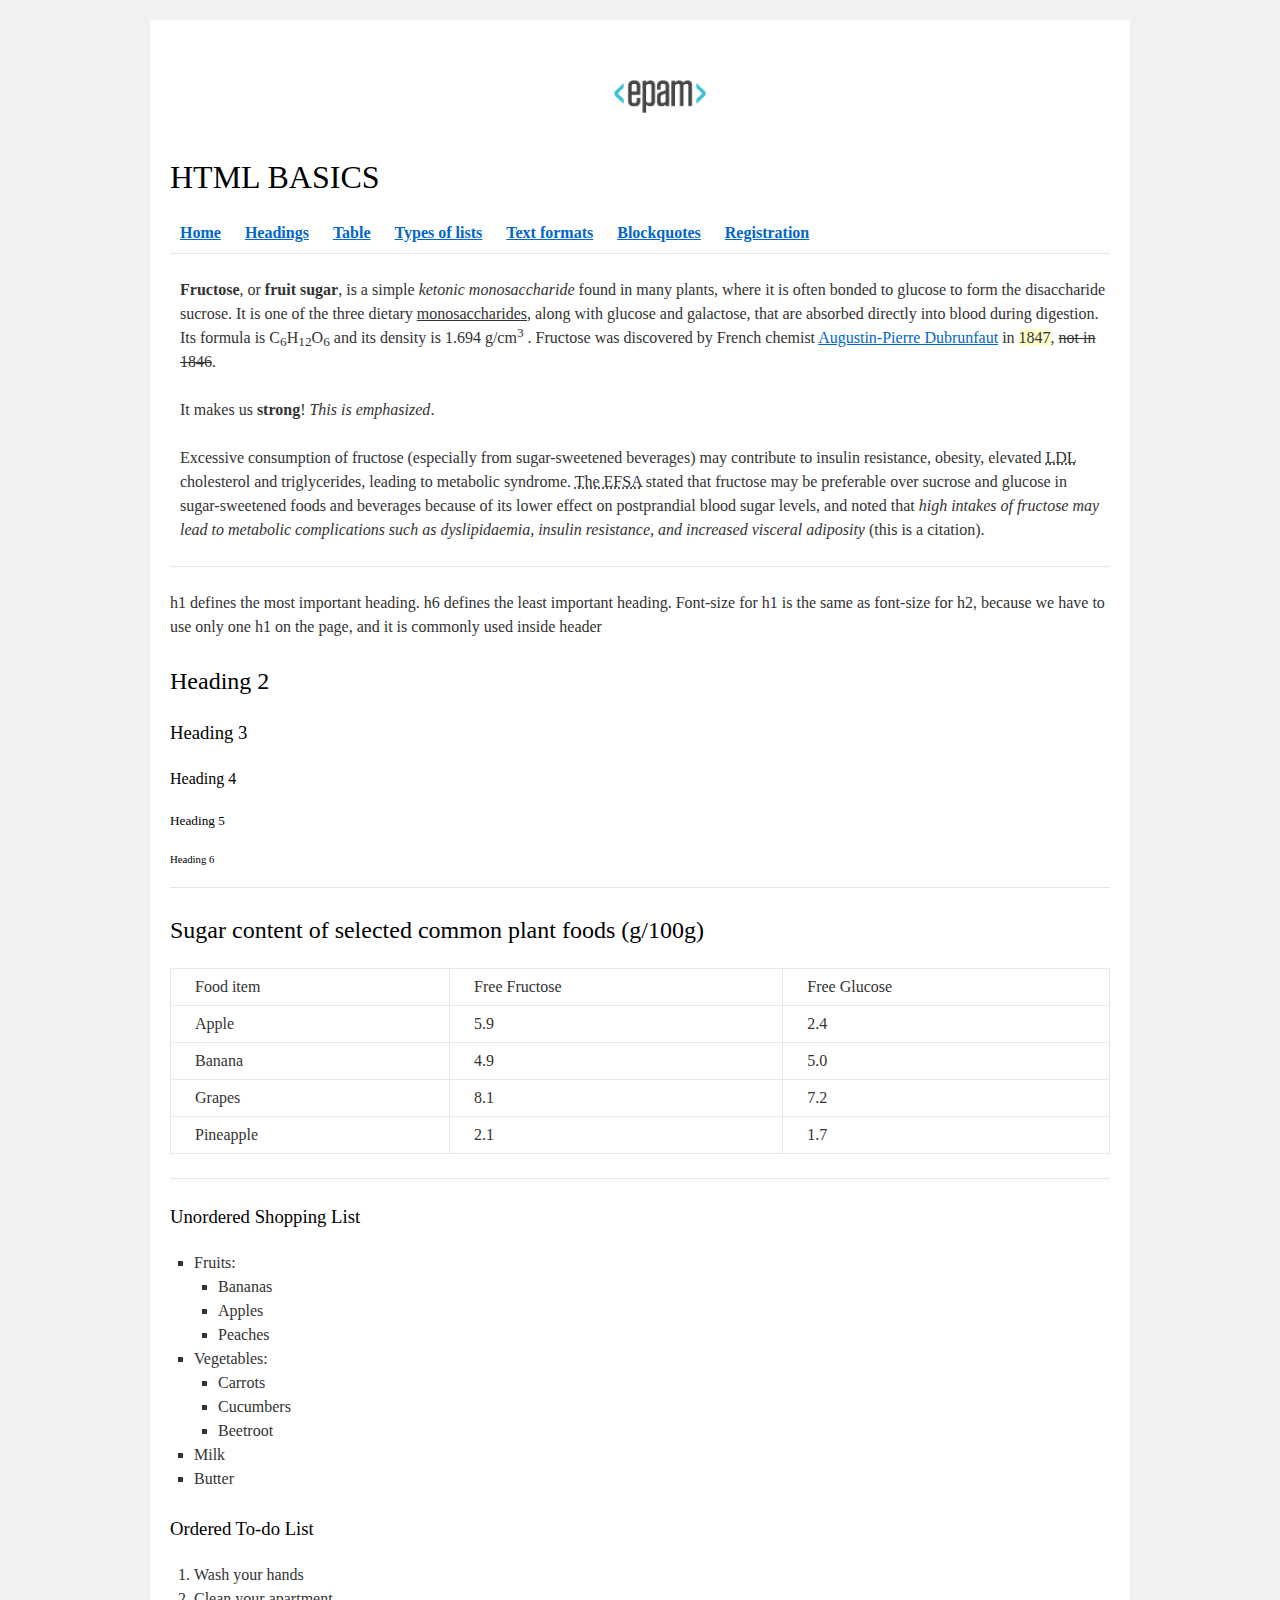
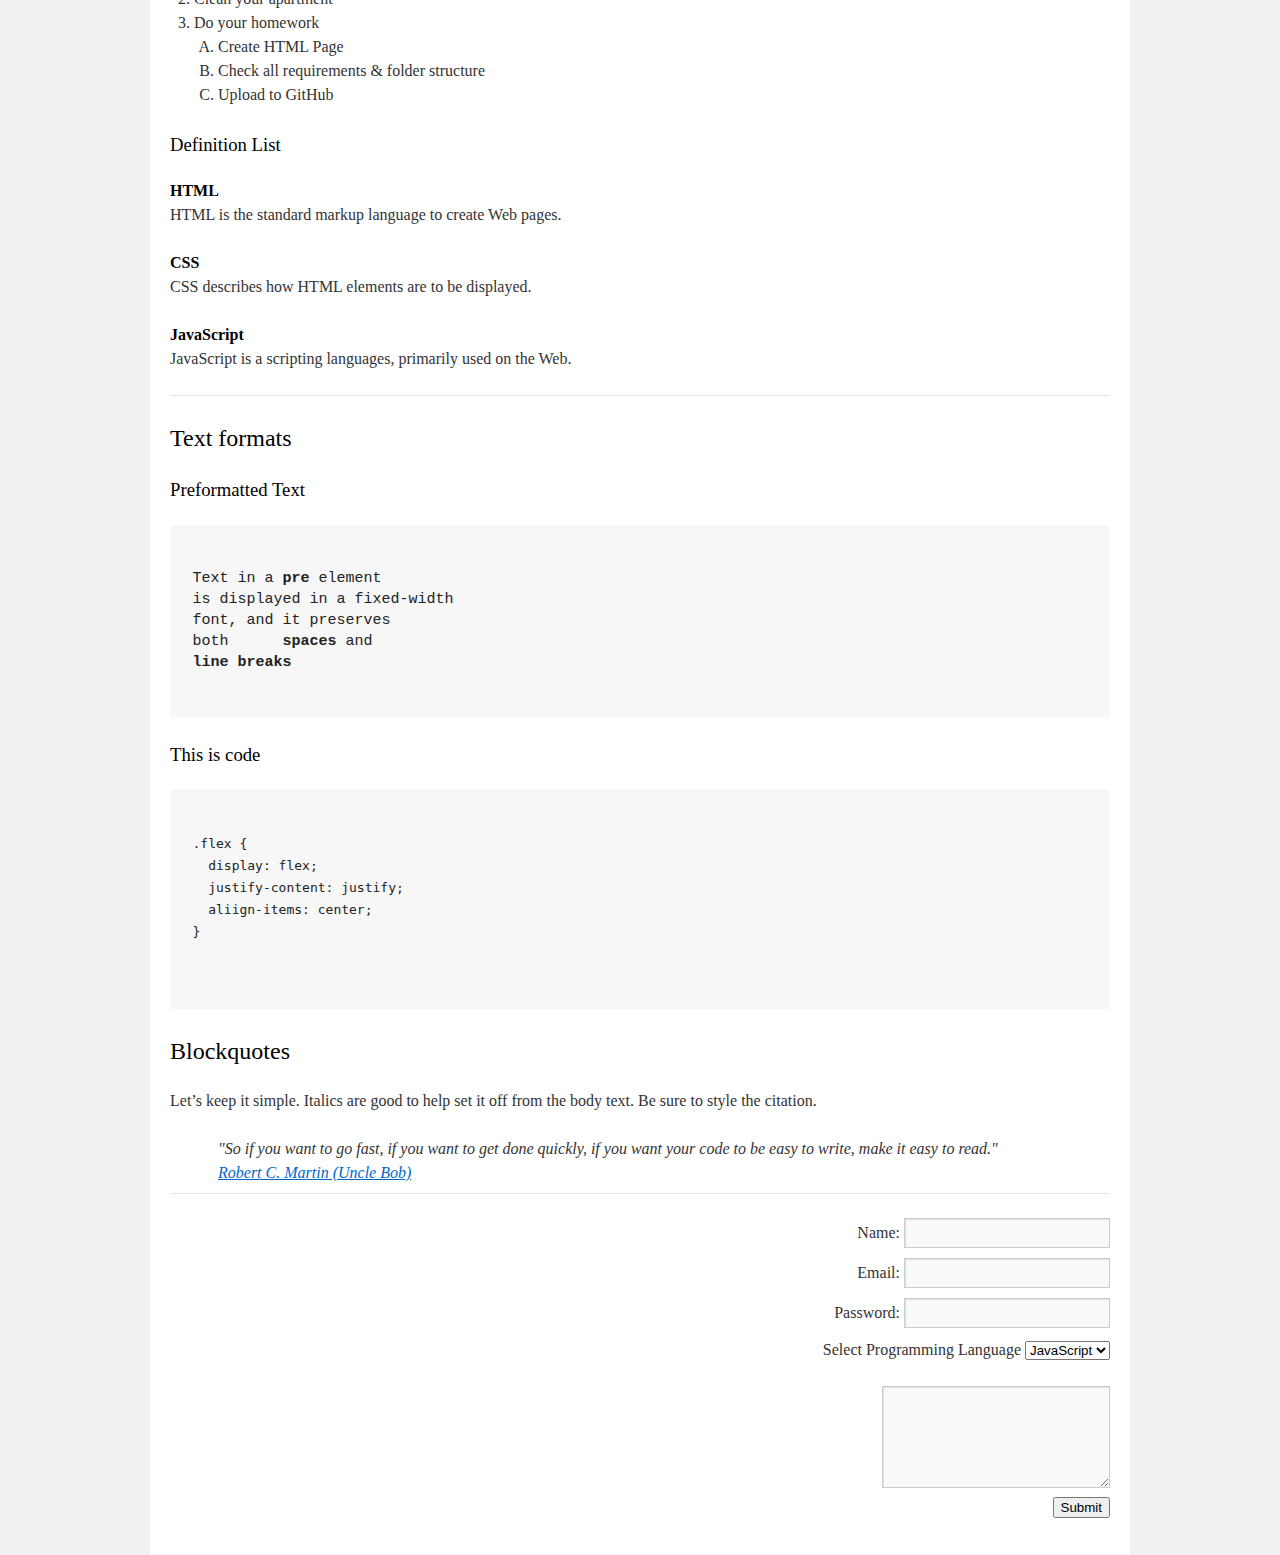
<file: FL13_HW1/homework/index.html>
<!DOCTYPE html>
<html lang="en">

<head>
  <meta charset="utf-8">
  <title>HTML Basics</title>
  <link rel="stylesheet" href="style.css">
</head>

<body>
  <div id="wrapper">
    <div id="main">
      <div id="container">
        <div id="content" role="main">
          <header>
            <img src="./logo.png" alt="logo">
            <h1>HTML BASICS</h1>
            <nav>
              <a href="#content"><b>Home</b></a>
              <a href="#headings"><b>Headings</b></a>
              <a href="#table"><b>Table</b></a>
              <a href="#types_of_lists"><b>Types of lists</b></a>
              <a href="#text_formats"><b>Text formats</b></a>
              <a href="#blockquotes"><b>Blockquotes</b></a>
              <a href="#registration"><b>Registration</b></a>
            </nav>
            <hr>
          </header>
          <main>
            <article aria-label="Fructose">
                <p>
                  <b>Fructose</b>, or
                  <b>fruit sugar</b>, is a simple
                  <i>ketonic monosaccharide</i> found in many plants, where it is often bonded to glucose to form the disaccharide sucrose.
                  It is one of the three dietary
                  <u>monosaccharides</u>, along with glucose and galactose, that are absorbed directly into blood during digestion.
                  Its formula is C<sub>6</sub>H<sub>12</sub>O<sub>6</sub> and its density is 1.694 g/cm<sup>3</sup> .
                  Fructose was discovered by French chemist
                  <a href="#">Augustin-Pierre Dubrunfaut</a> in
                  <ins>1847</ins>, <del>not in 1846</del>.
                </p>
                <p>
                  It makes us <b>strong</b>!
                  <i>This is emphasized</i>.
                </p>
                <p>
                  Excessive consumption of fructose (especially from sugar-sweetened beverages) may contribute to insulin resistance, obesity, elevated
                  <abbr title="Low-density lipoprotein">LDL</abbr> cholesterol and triglycerides, leading to metabolic syndrome.
                  <abbr title="European Food Safety Authority">The EFSA</abbr> stated that fructose may be preferable over sucrose and glucose in sugar-sweetened foods and beverages because
                  of its lower effect on postprandial blood sugar levels, and noted that
                  <i>high intakes of fructose may lead to metabolic complications such as dyslipidaemia, insulin resistance, and increased visceral adiposity</i> (this is a citation).
                </p>
            </article>
            <section id="headings">
              <hr>
              <p>
                h1 defines the most important heading. h6 defines the least important heading. Font-size for h1 is the same as font-size for h2, because we have to use only one h1 on the page, 
                and it is commonly used inside header
              </p>
              <h2>Heading 2</h2>
              <h3>Heading 3</h3>
              <h4>Heading 4</h4>
              <h5>Heading 5</h5>
              <h6>Heading 6</h6>
              <hr>
            </section>
            <section id="table">
              <h2>Sugar content of selected common plant foods (g/100g)</h2>
              <table>
                <thead>
                  <tr>
                    <td>Food item</td>
                    <td>Free Fructose</td>
                    <td>Free Glucose</td>
                  </tr>
                </thead>
                <tbody>
                  <tr>
                    <td>Apple</td>
                    <td>5.9</td>
                    <td>2.4</td>
                  </tr>
                  <tr>
                    <td>Banana</td>
                    <td>4.9</td>
                    <td>5.0</td>
                  </tr>
                  <tr>
                    <td>Grapes</td>
                    <td>8.1</td>
                    <td>7.2</td>
                  </tr>
                  <tr>
                    <td>Pineapple</td>
                    <td>2.1</td>
                    <td>1.7</td>
                  </tr>
                </tbody>
              </table>
              <hr>
            </section>
            <section id="types_of_lists">
              <h3>Unordered Shopping List</h3>
              <ul>
                <li>Fruits:
                  <ul>
                    <li>Bananas</li>
                    <li>Apples</li>
                    <li>Peaches</li>
                  </ul>
                </li>
                <li>Vegetables:
                  <ul>
                    <li>Carrots</li>
                    <li>Cucumbers</li>
                    <li>Beetroot</li>
                  </ul>
                </li>
                <li>Milk</li>
                <li>Butter</li>
              </ul>
              <h3>Ordered To-do List</h3>
              <ol>
                <li>Wash your hands</li>
                <li>Clean your apartment</li>
                <li>Do your homework
                  <ol>
                    <li>Create HTML Page</li>
                    <li>Check all requirements & folder structure</li>
                    <li>Upload to GitHub</li>
                  </ol>
                </li>
              </ol>
              <h3>Definition List</h3>
              <dl>
                <dt>HTML</dt>
                <dd>HTML is the standard markup language to create Web pages.</dd>
                <dt>CSS</dt>
                <dd>CSS describes how HTML elements are to be displayed.</dd>
                <dt>JavaScript</dt>
                <dd>JavaScript is a scripting languages, primarily used on the Web.</dd>
              </dl>
              <hr>
            </section>
            <section id="text_formats">
              <h2>Text formats</h2>
              <h3>Preformatted Text</h3>
              <pre>
                <br>Text in a <b>pre</b> element<br>is displayed in a fixed-width<br>font, and it preserves<br>both      <b>spaces</b> and<br><b>line breaks</b>
              </pre>
              <h3>This is code</h3>
              <pre>
                <code><br>.flex {<br>  display: flex;<br>  justify-content: justify;<br>  aliign-items: center;<br>}
                </code>
              </pre>
            </section>
            <section id="blockquotes">
              <h2>Blockquotes</h2>
              <p>Let’s keep it simple. Italics are good to help set it off from the body text. Be sure to style the citation.</p>
              <blockquote>
                "So if you want to go fast, if you want to get done quickly, if you want your code to be easy to write, make it easy to read."<br>
                <a href="#">Robert C. Martin (Uncle Bob)</a>
              </blockquote>
              <hr>
            </section>
            <section id="registration" aria-label="registartion">
              <form action="url">
                <fieldset>
                  <label for="name">Name:</label>
                  <input type="text" id="name"><br>
                  <label for="email">Email:</label>
                  <input type="text" id="email"><br>
                  <label for="password">Password:</label>
                  <input type="text" id="password"><br>
                </fieldset>
                <label for="lang">Select Programming Language</label>
                <select name="language" id="lang">
                  <option value="JavaScript">JavaScript</option>
                  <option value=".Net">.Net</option>
                  <option value="Java">Java</option>
                </select><br><br>
                <textarea name="message" id="message" cols="23" rows="4"></textarea><br>
                <button type="submit">Submit</button>
              </form>
            </section>
          </main>
        </div>
      </div>
    </div>
  </div>
</body>

</html>
</file>
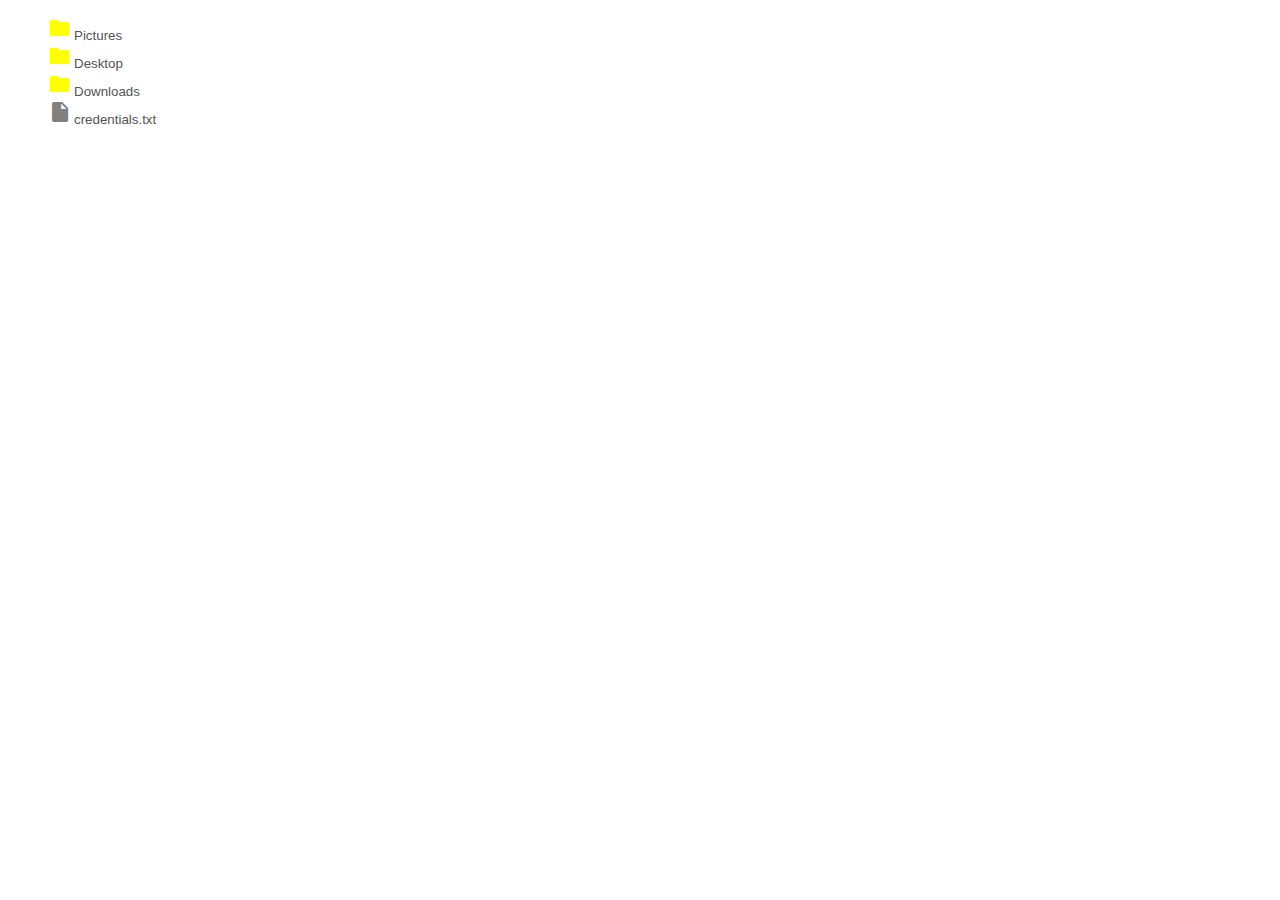
<file: FL13_HW11/homework/index.html>
<!-- DO NOT MODIFY THIS FILE -->
<!DOCTYPE html>
<html lang="en">
<head>
  <meta charset="UTF-8">
  <title>Homework 11 - DOM</title>
  <link rel="stylesheet" href="material-icons/material-icons.css">
  <link rel="stylesheet" href="styles.css">
</head>
<body>
  <div id="root"></div>
  <script src="./app.js"></script>
</body>
</html>
</file>
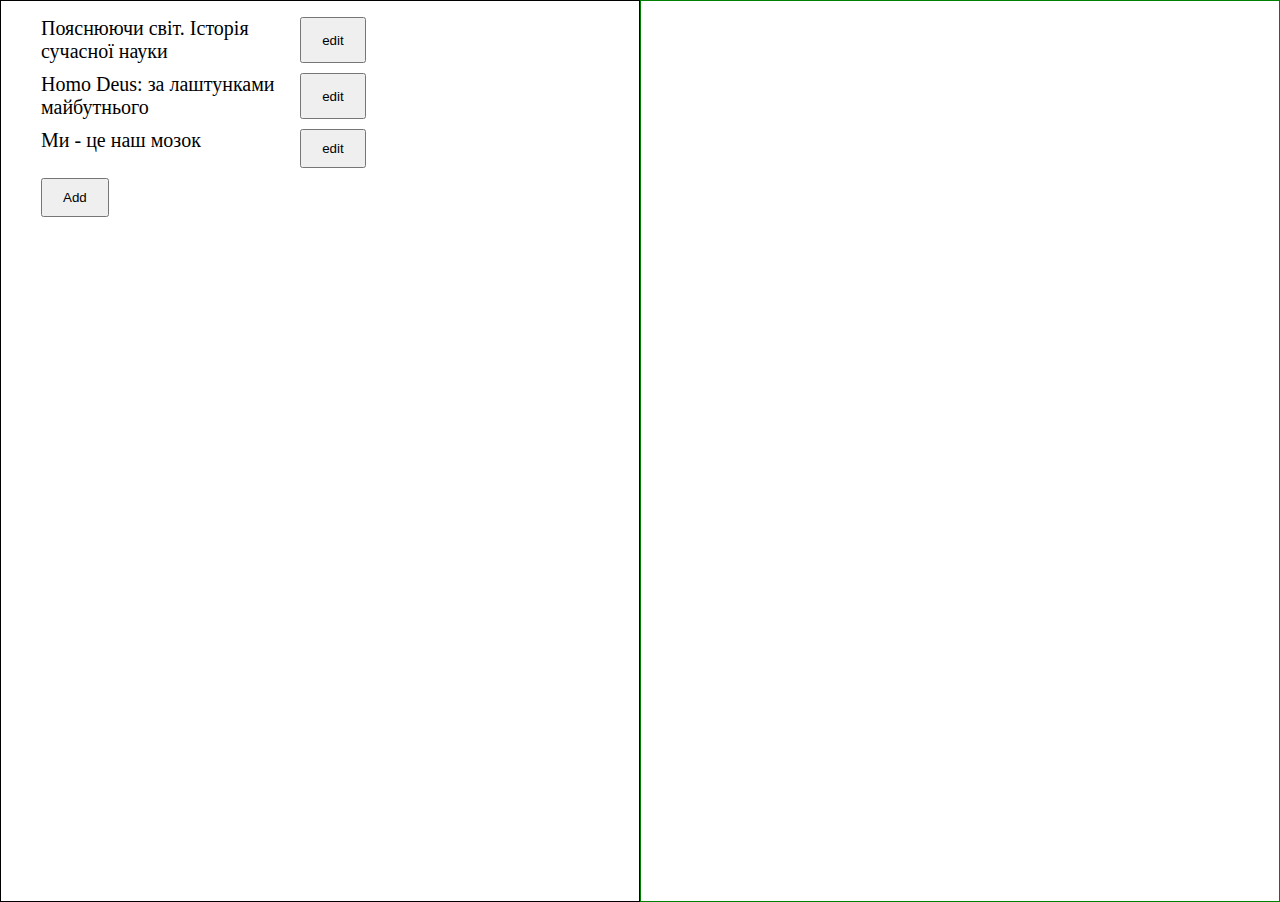
<file: FL13_HW12/homework/index.html>
<!DOCTYPE html>
<html lang="en">
<head>
  <meta charset="UTF-8">
  <title>Homework 12 - BOM</title>
  <link rel="stylesheet" href="styles.css">
</head>
<body>
  <div id="root"></div>
  <script src="./books.js"></script>
  <script src="./app.js"></script>
</body>
</html>
</file>
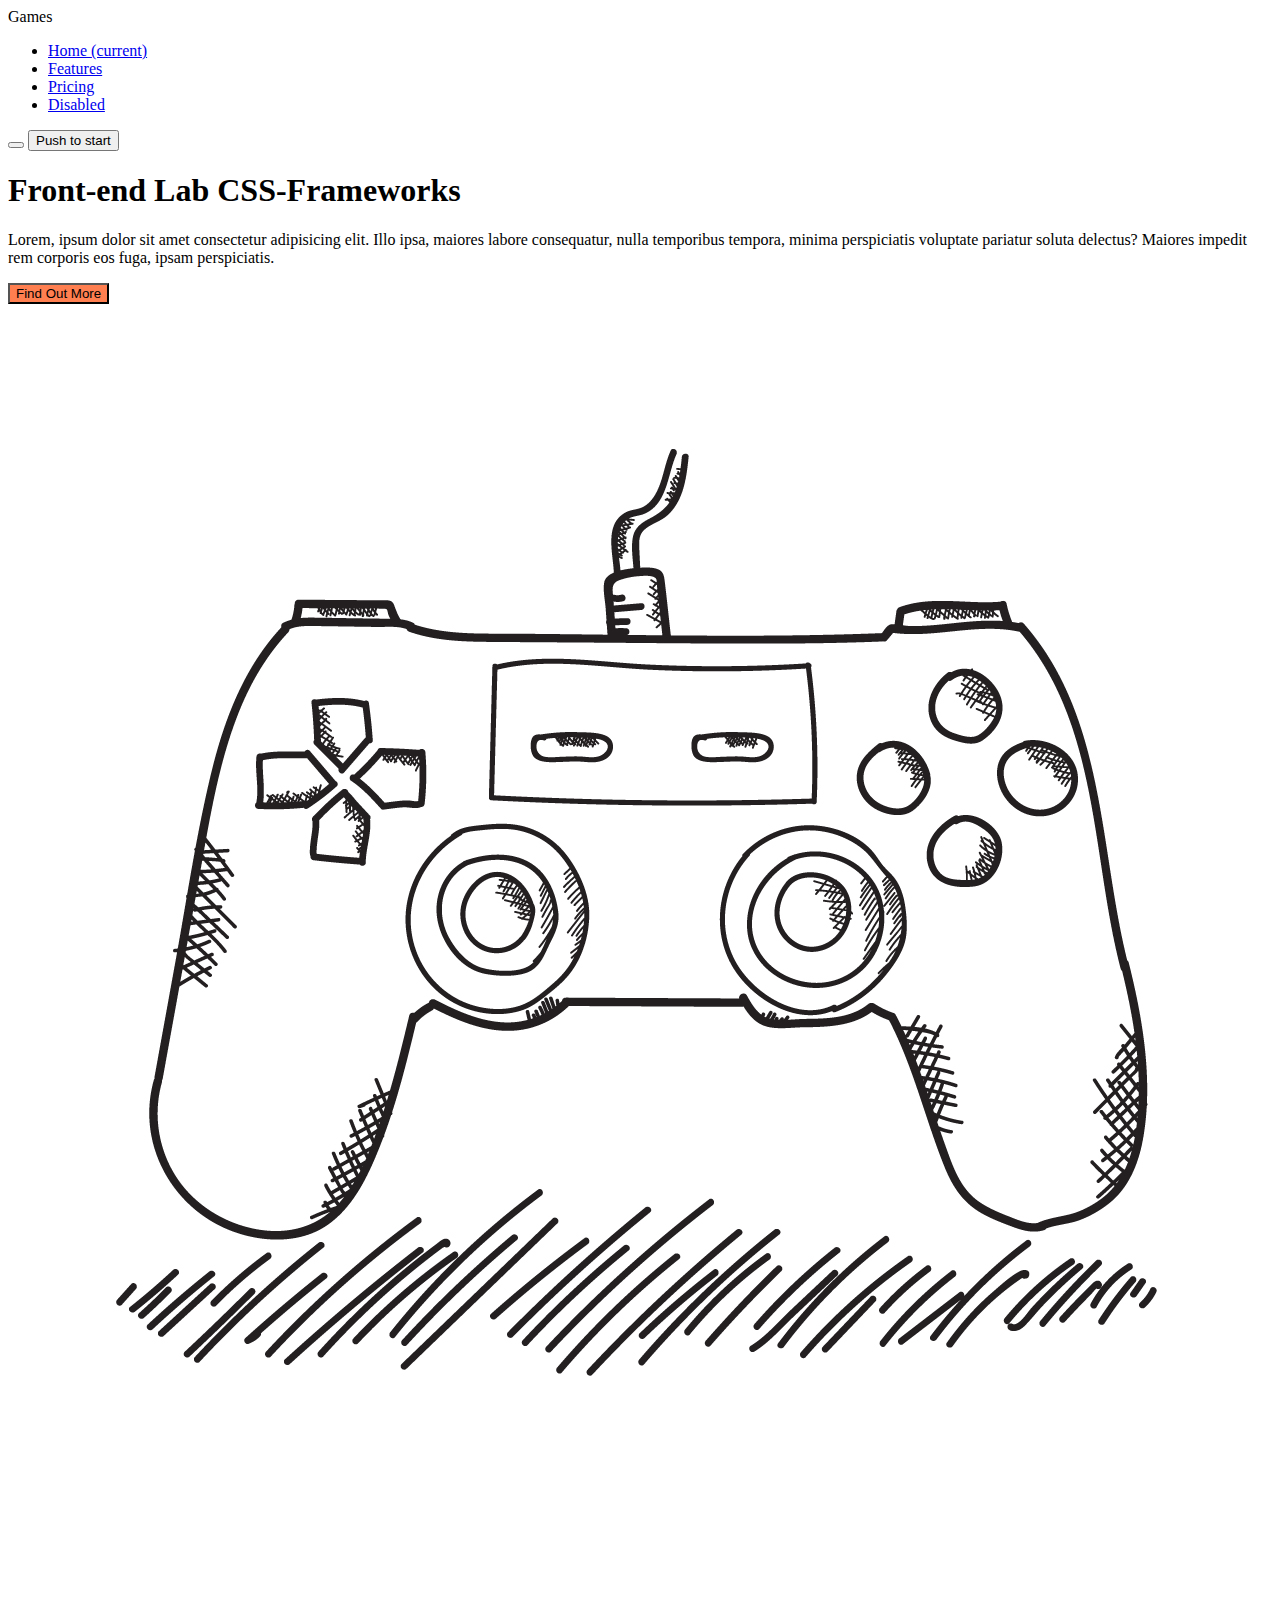
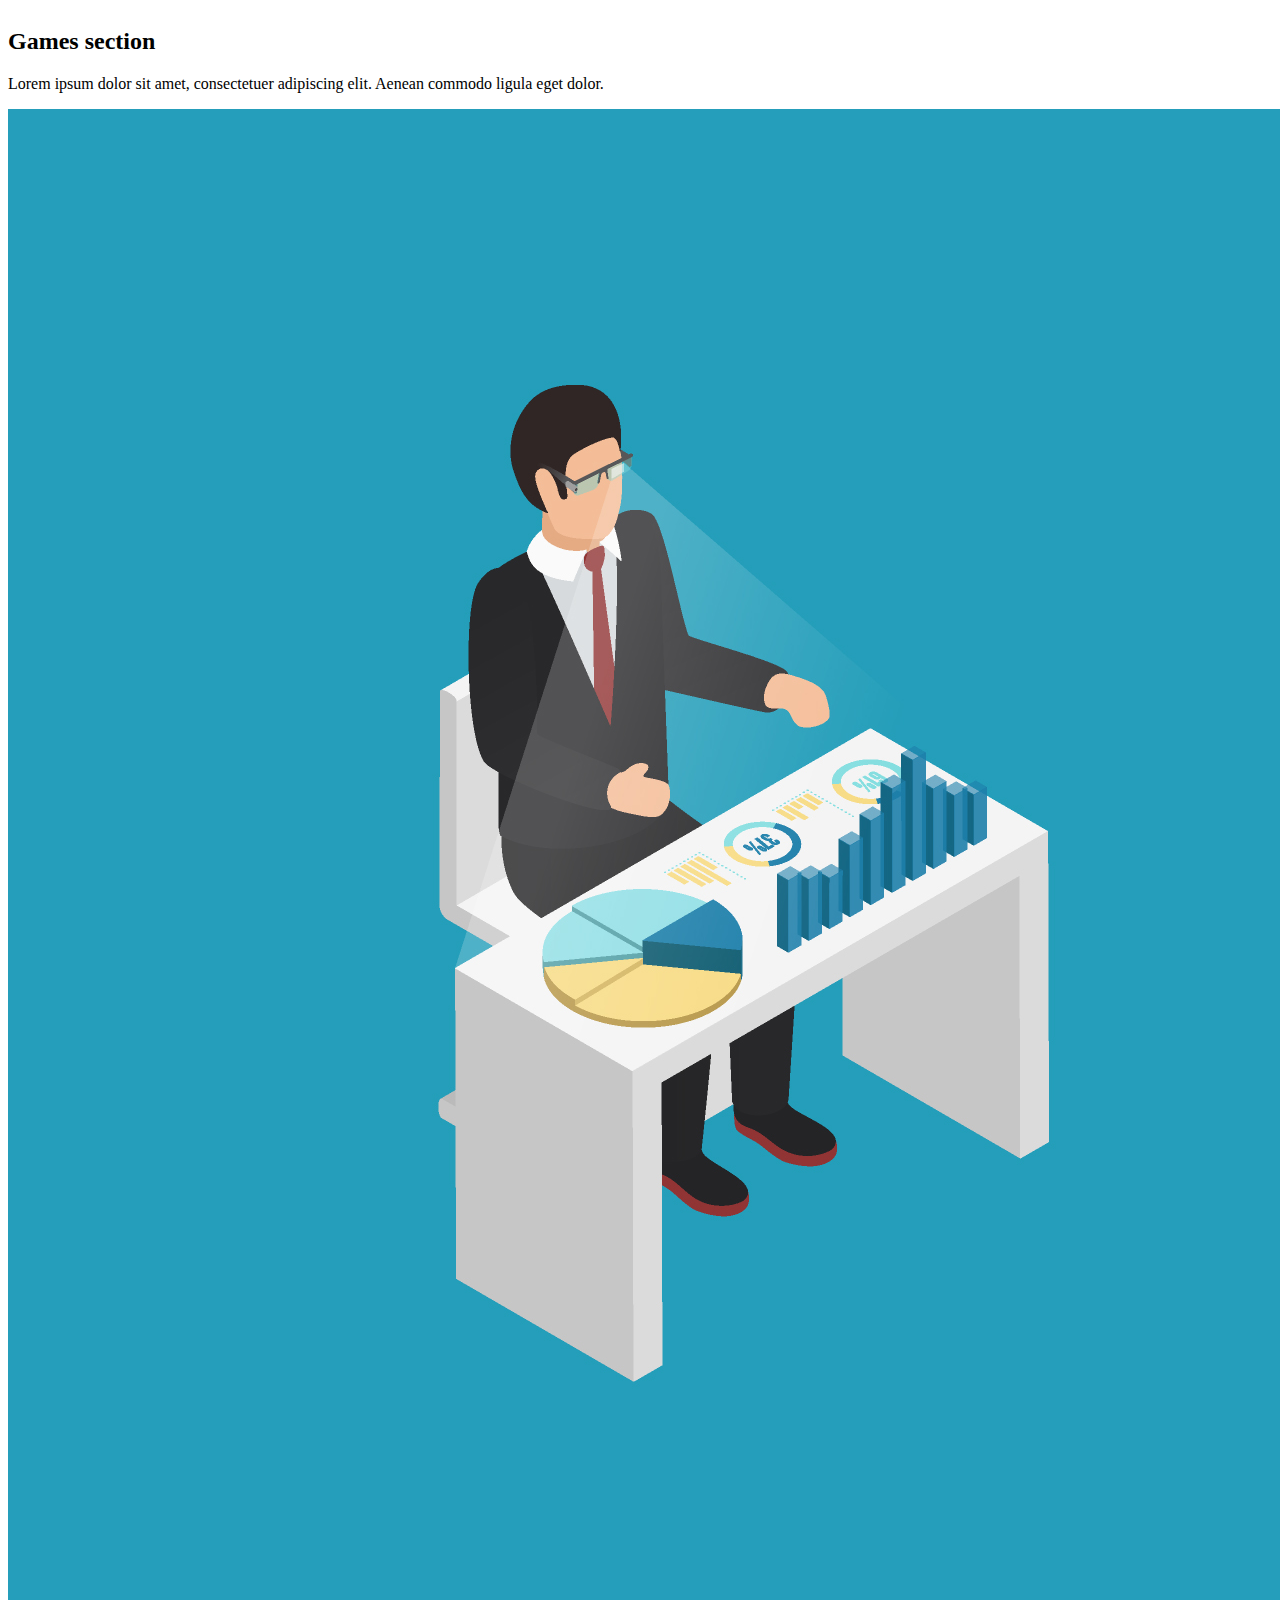
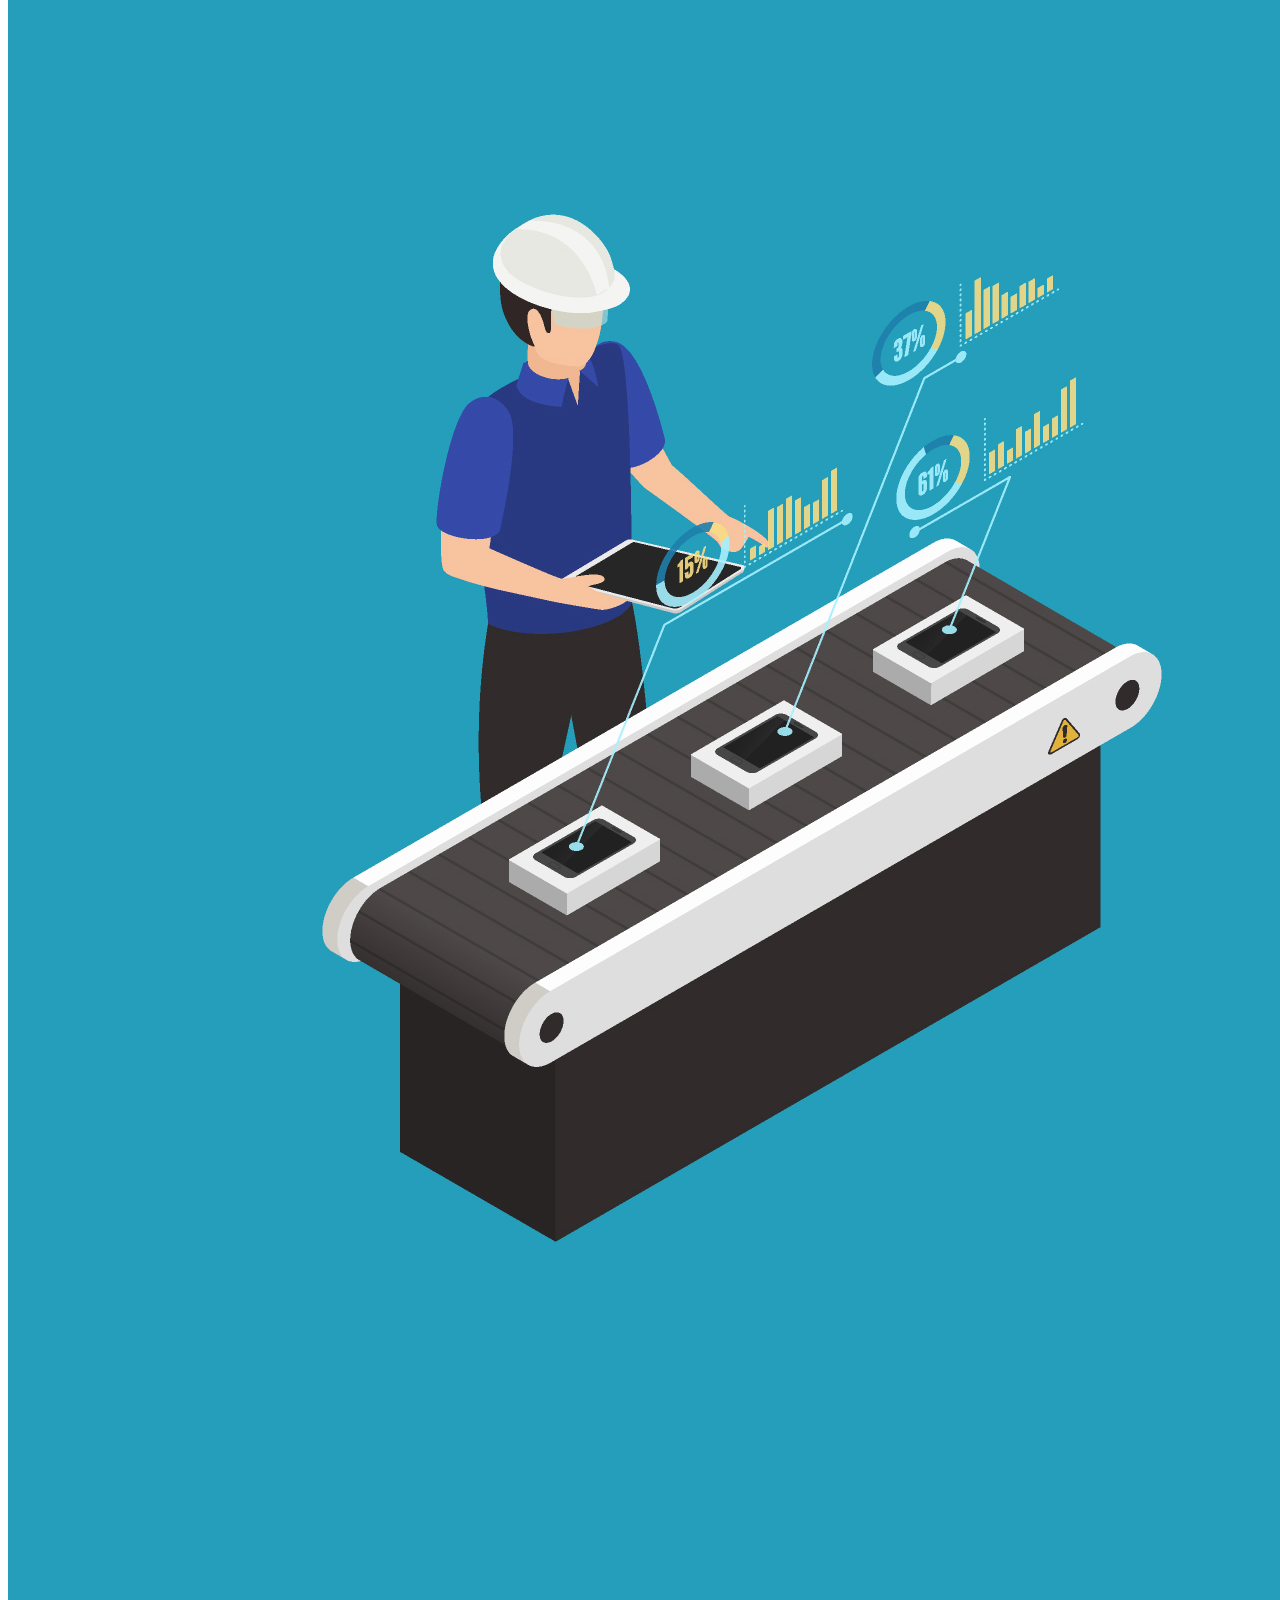
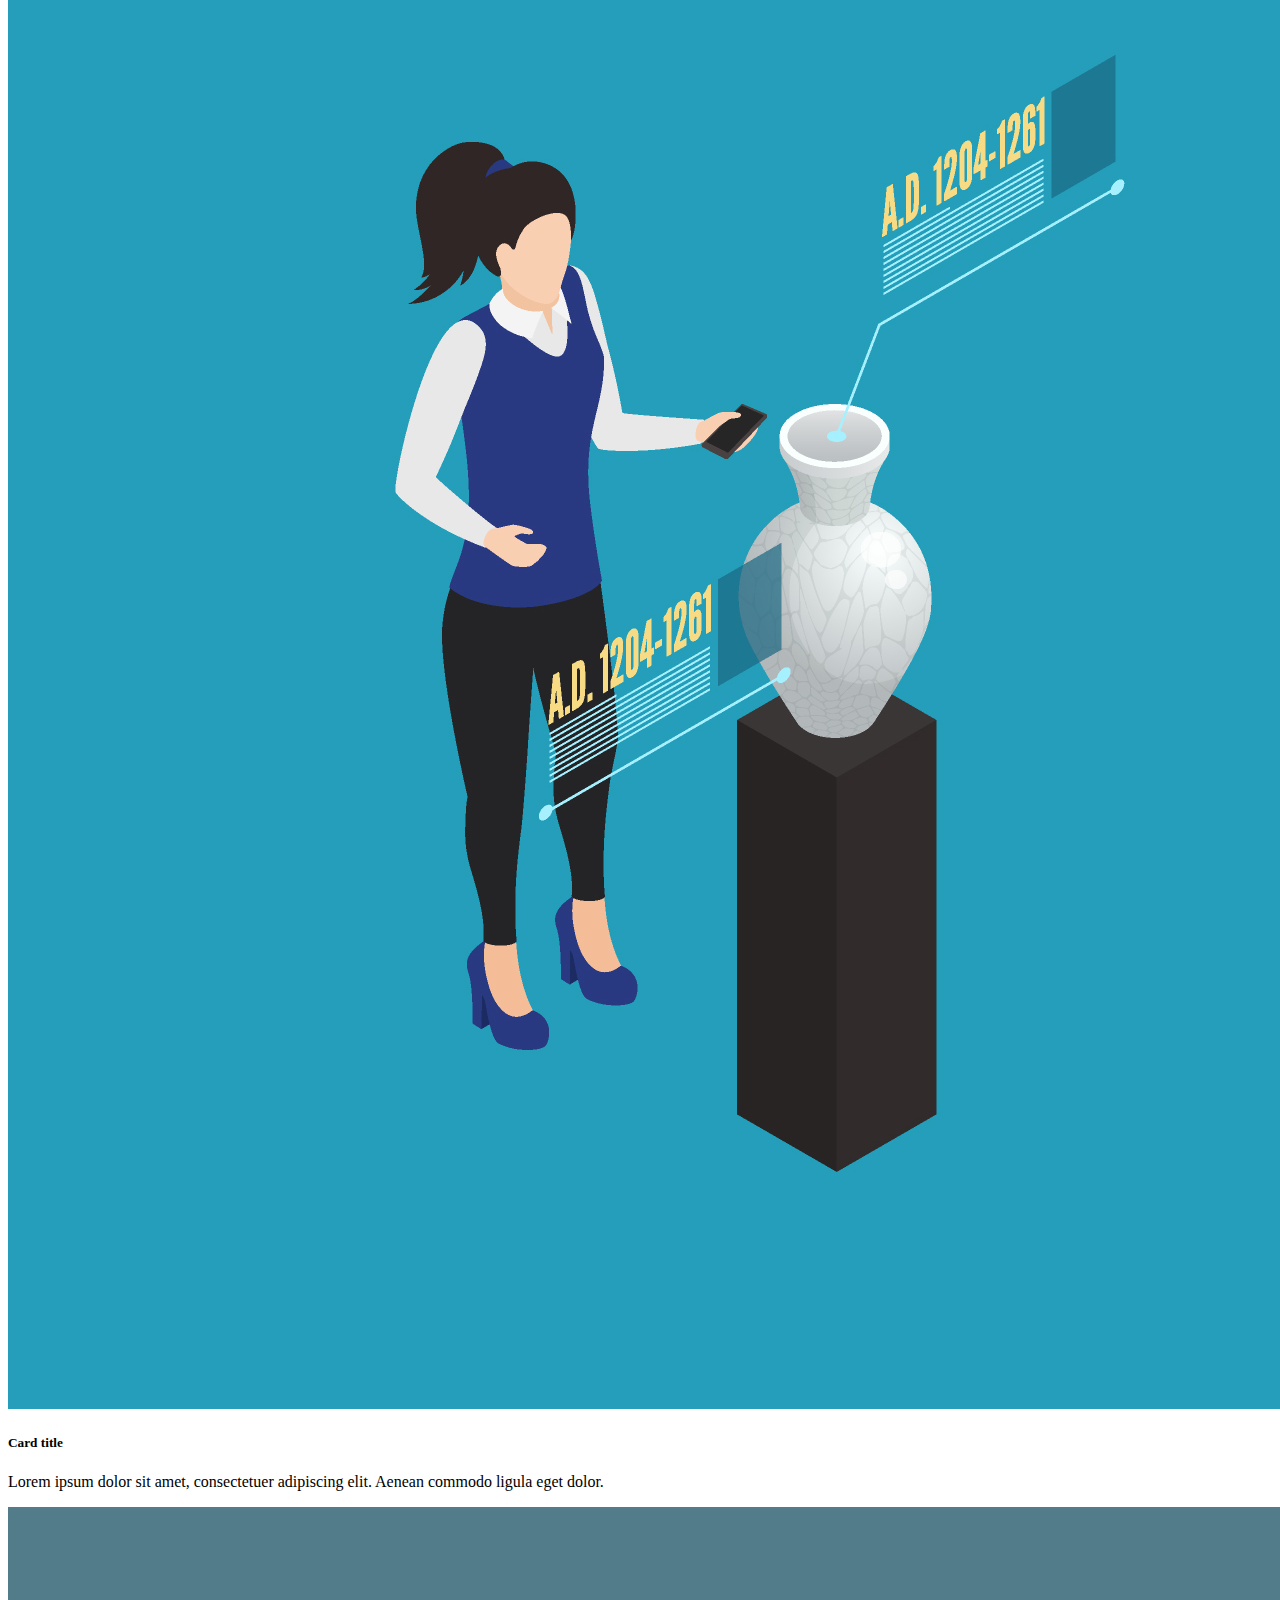
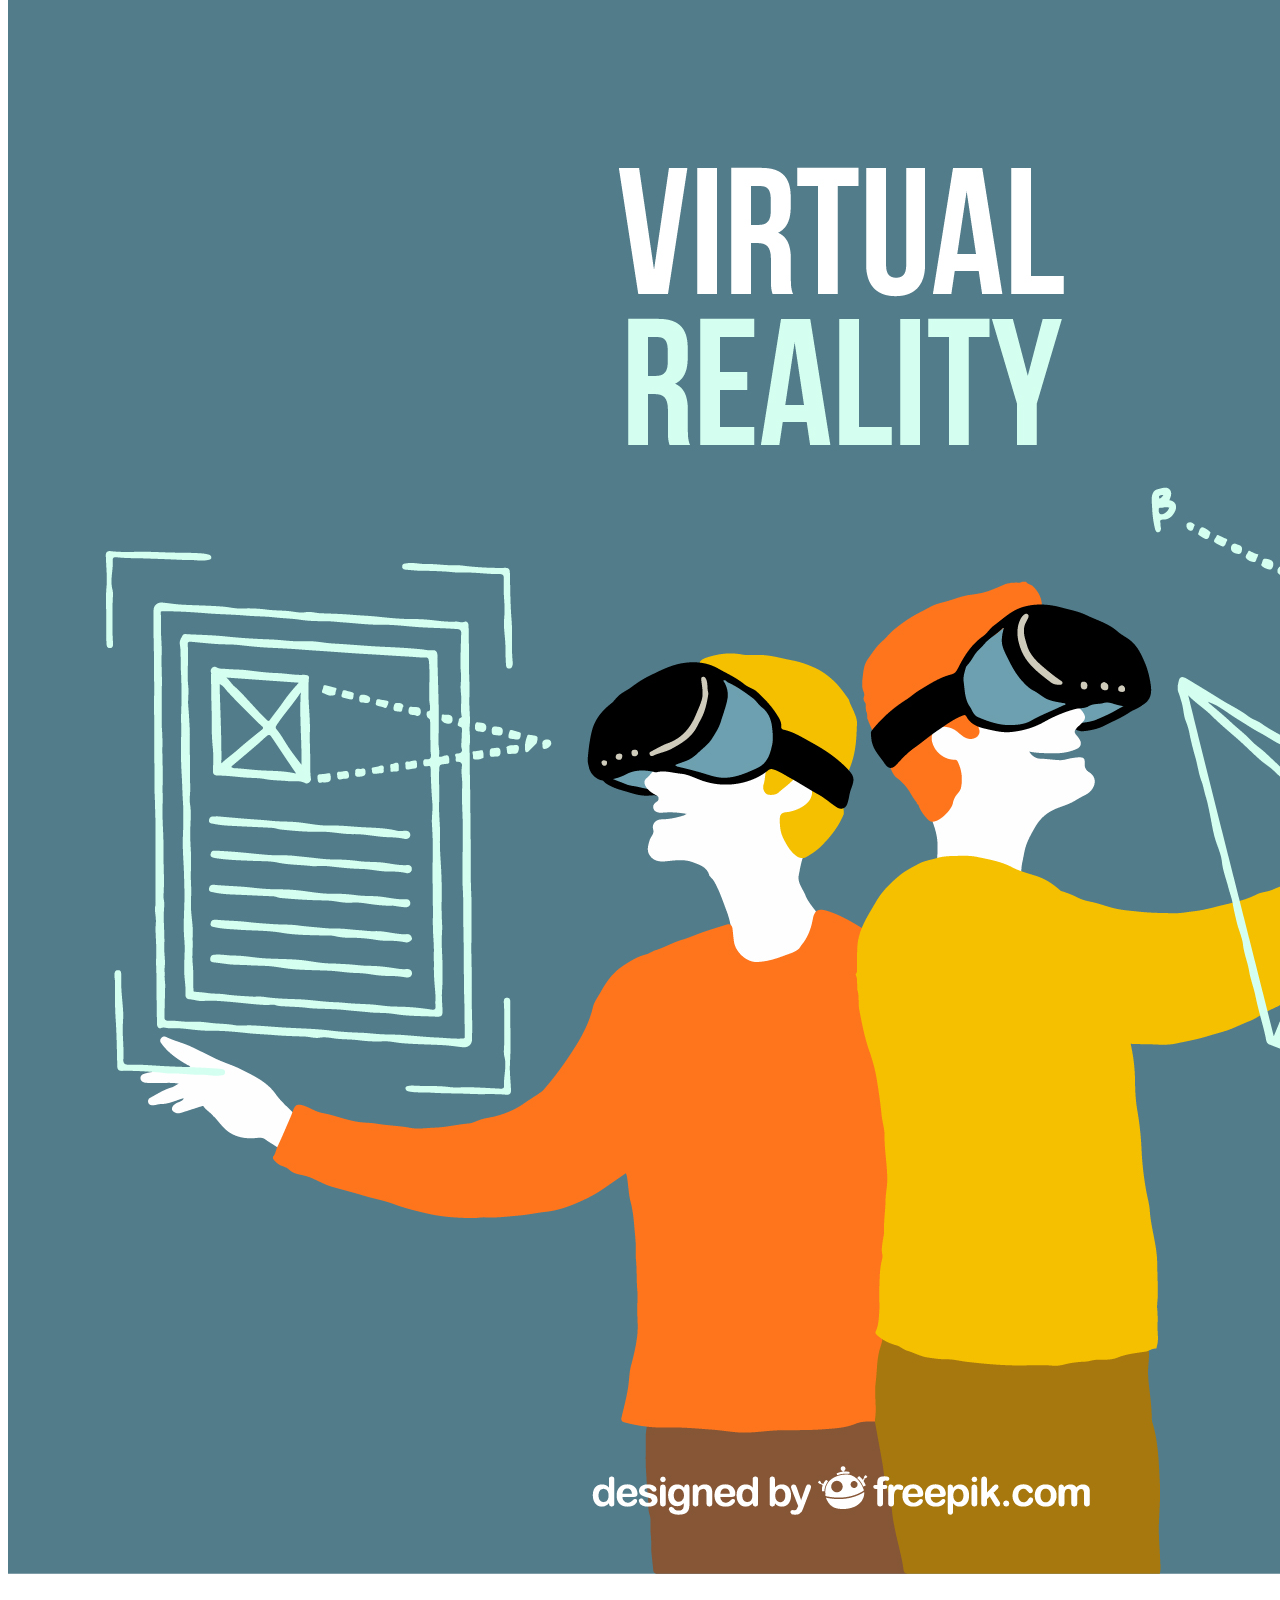
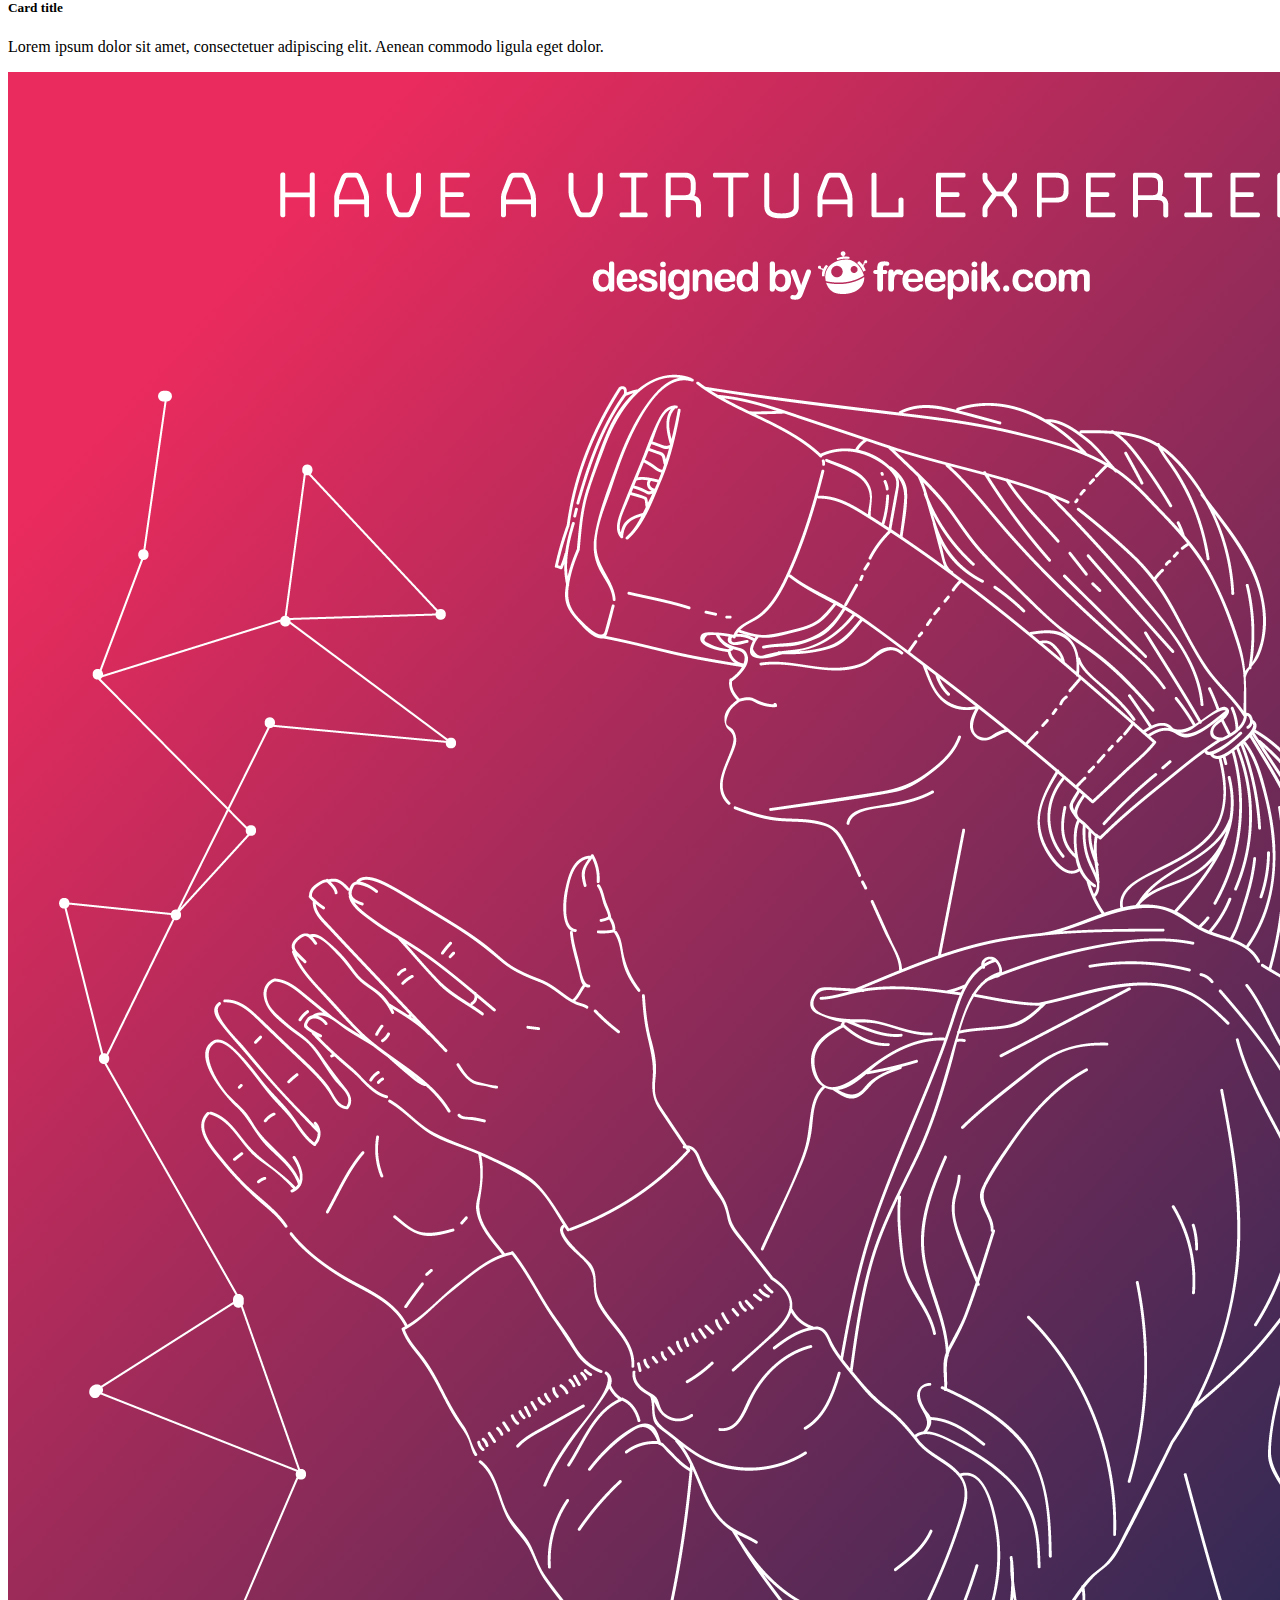
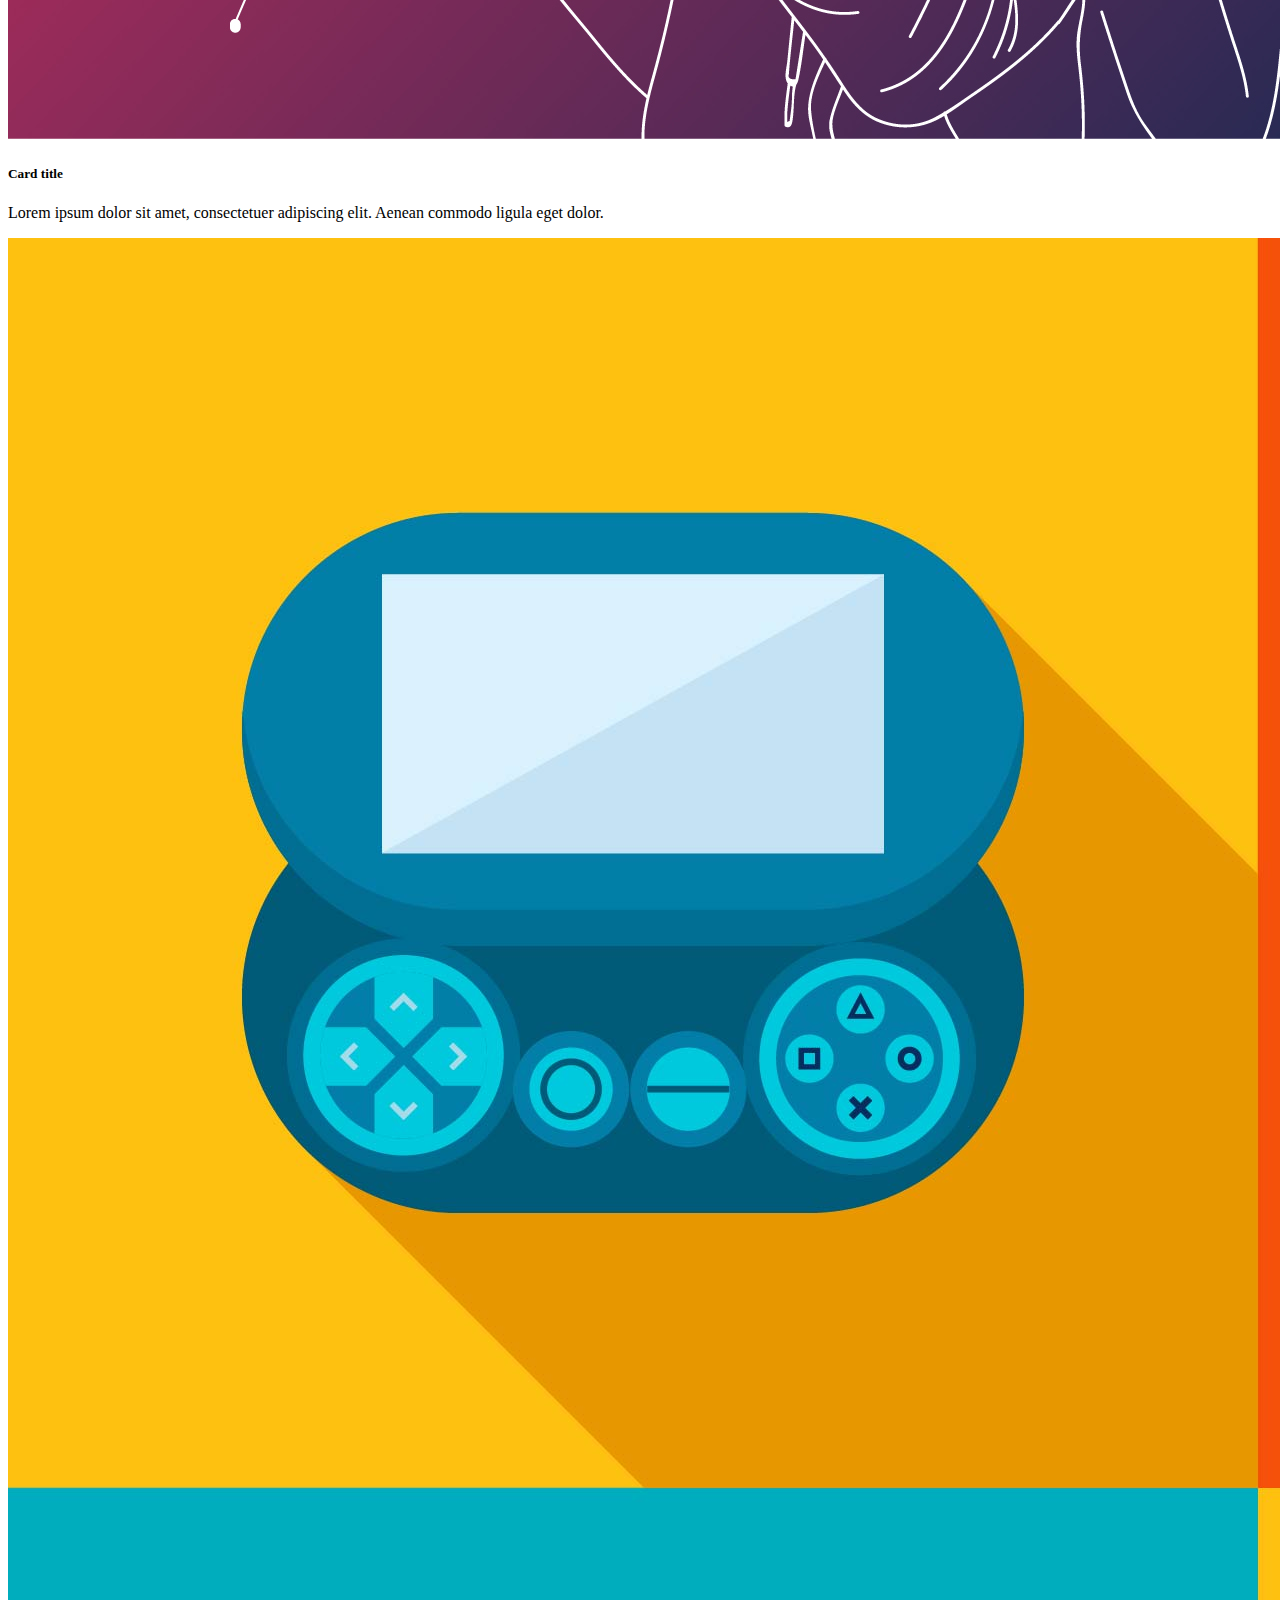
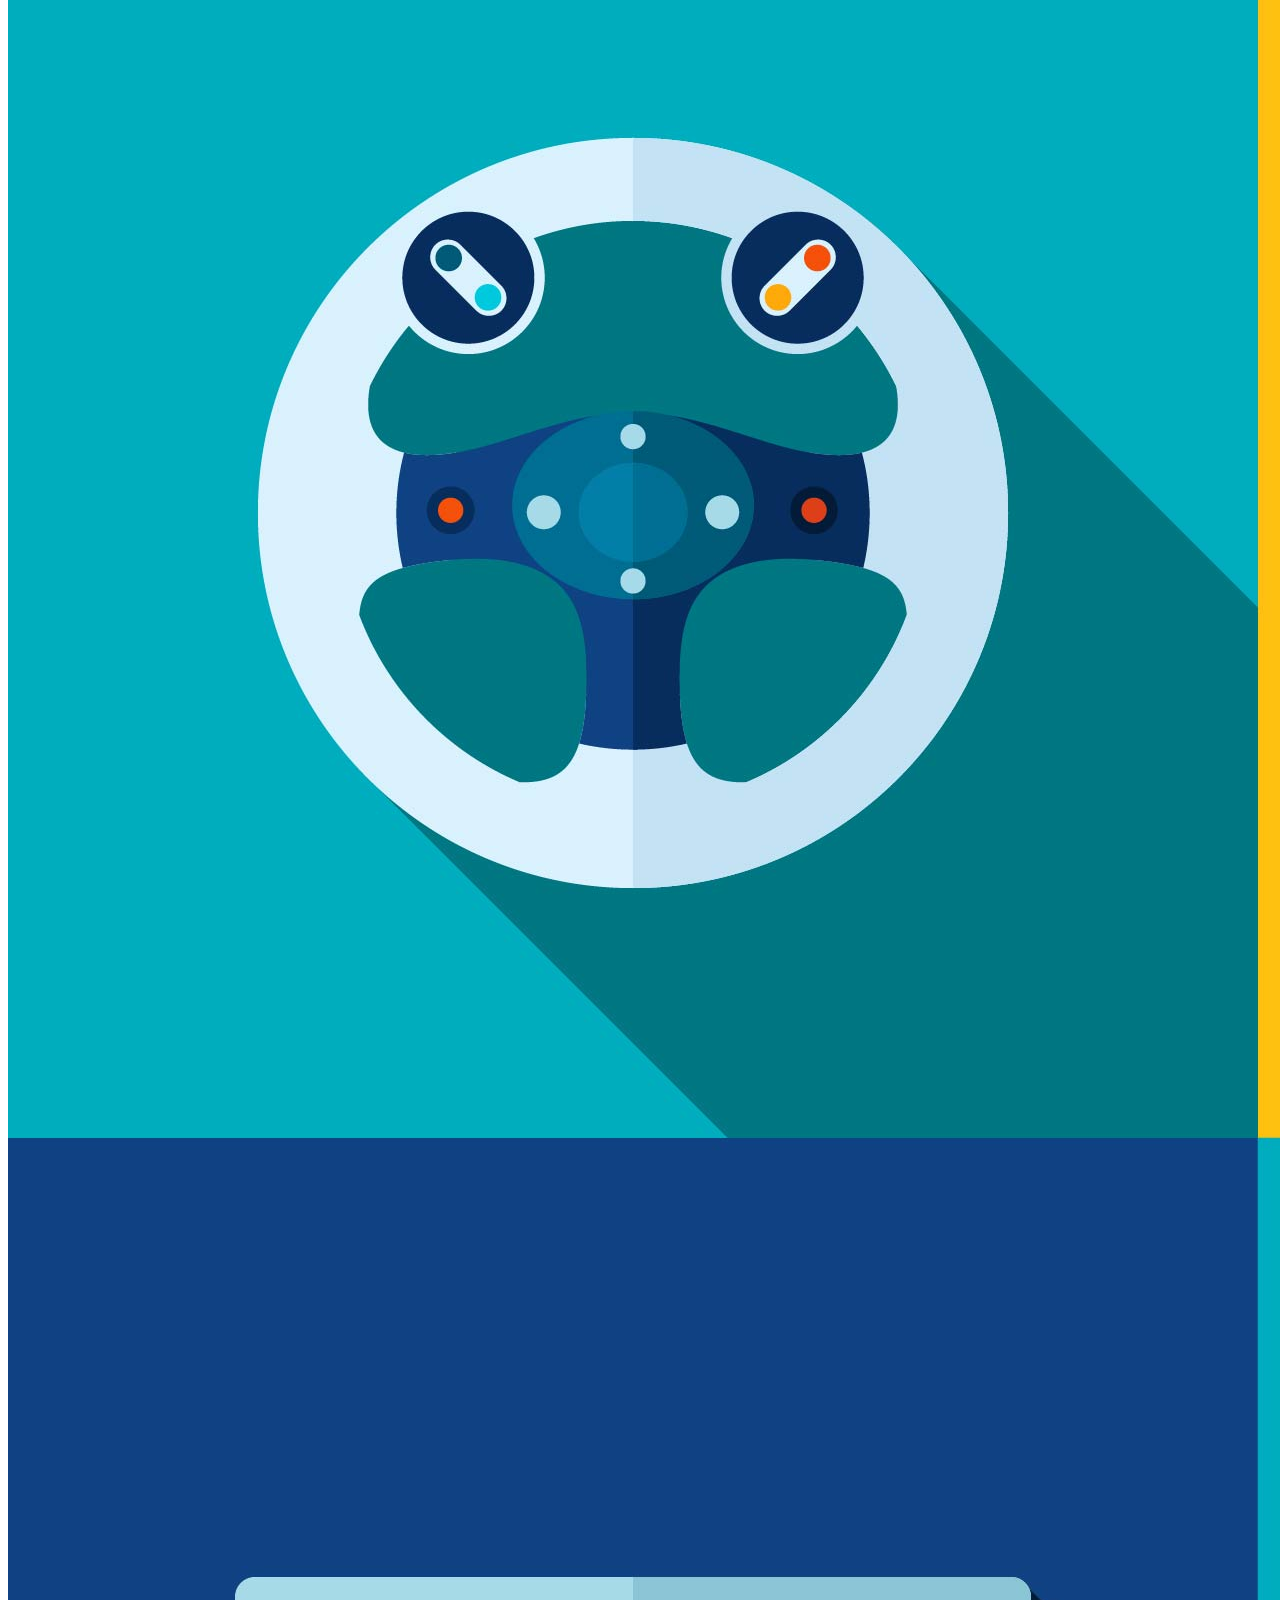
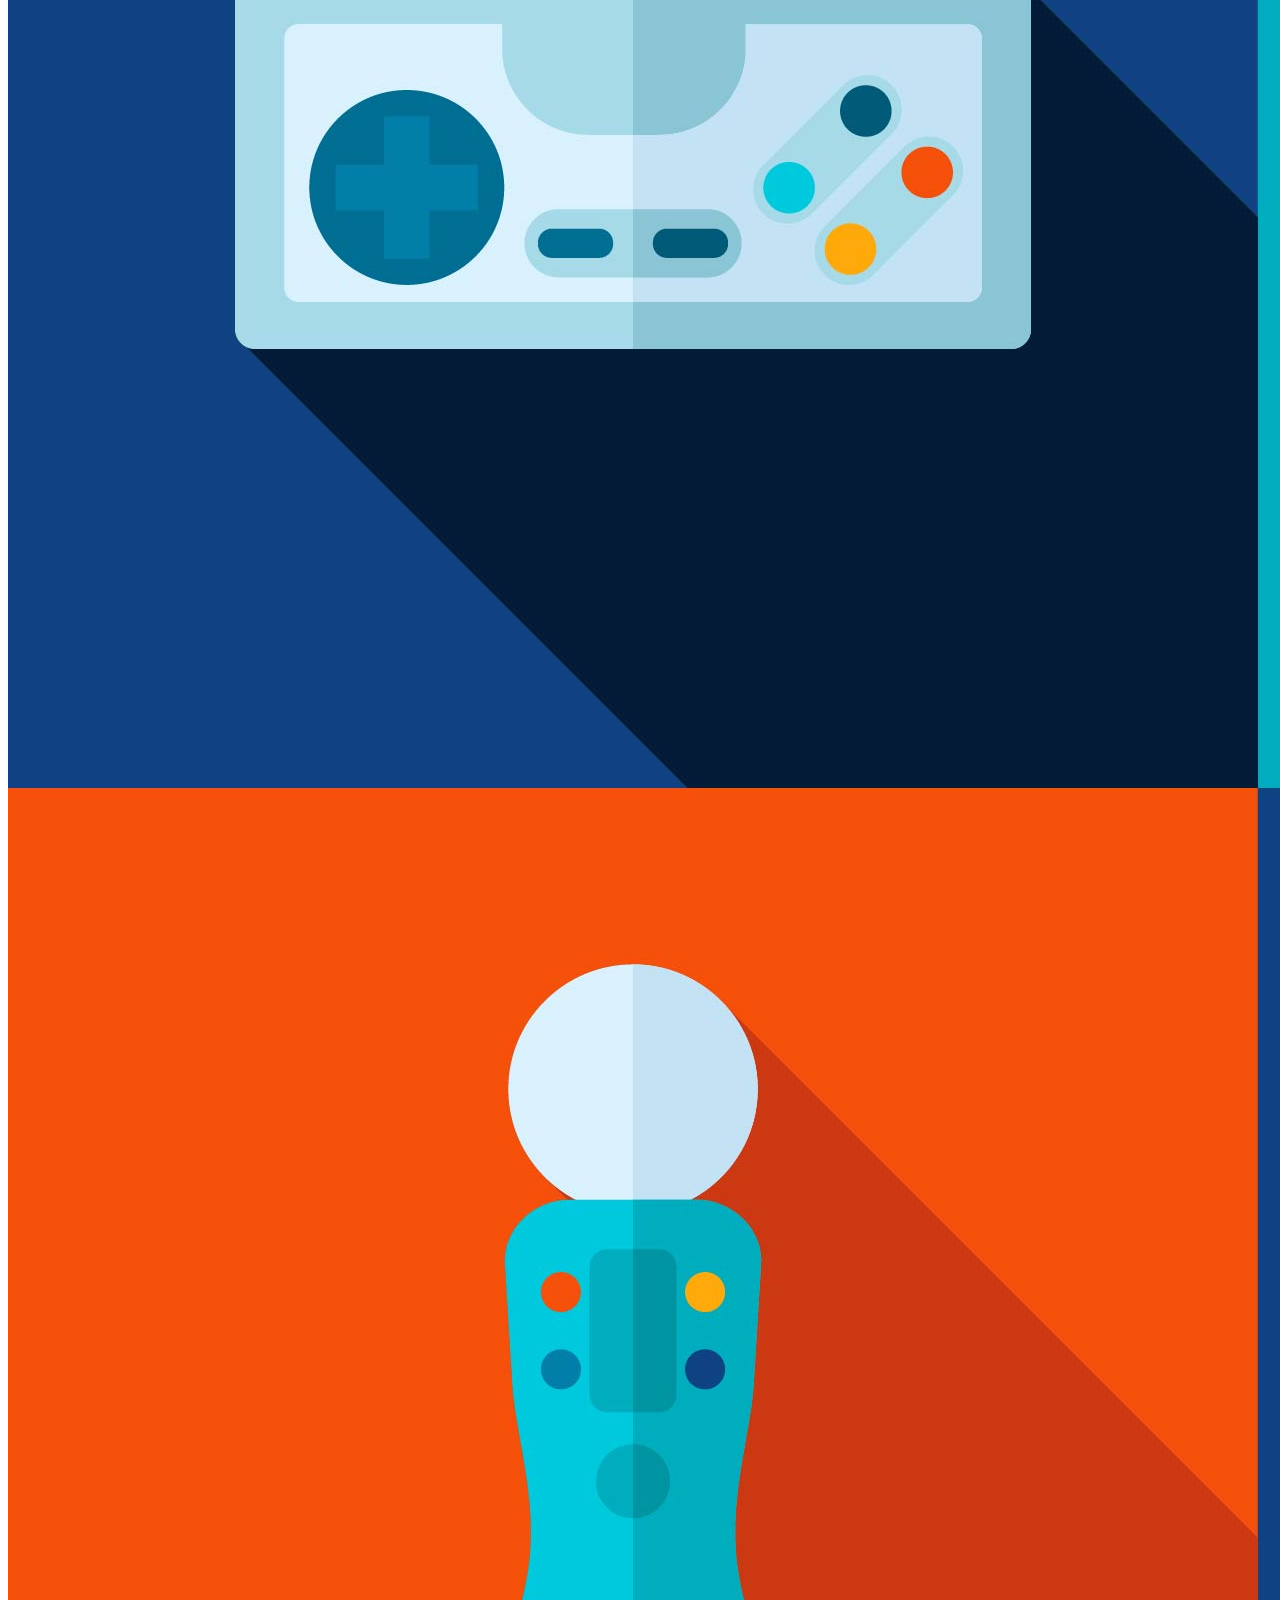
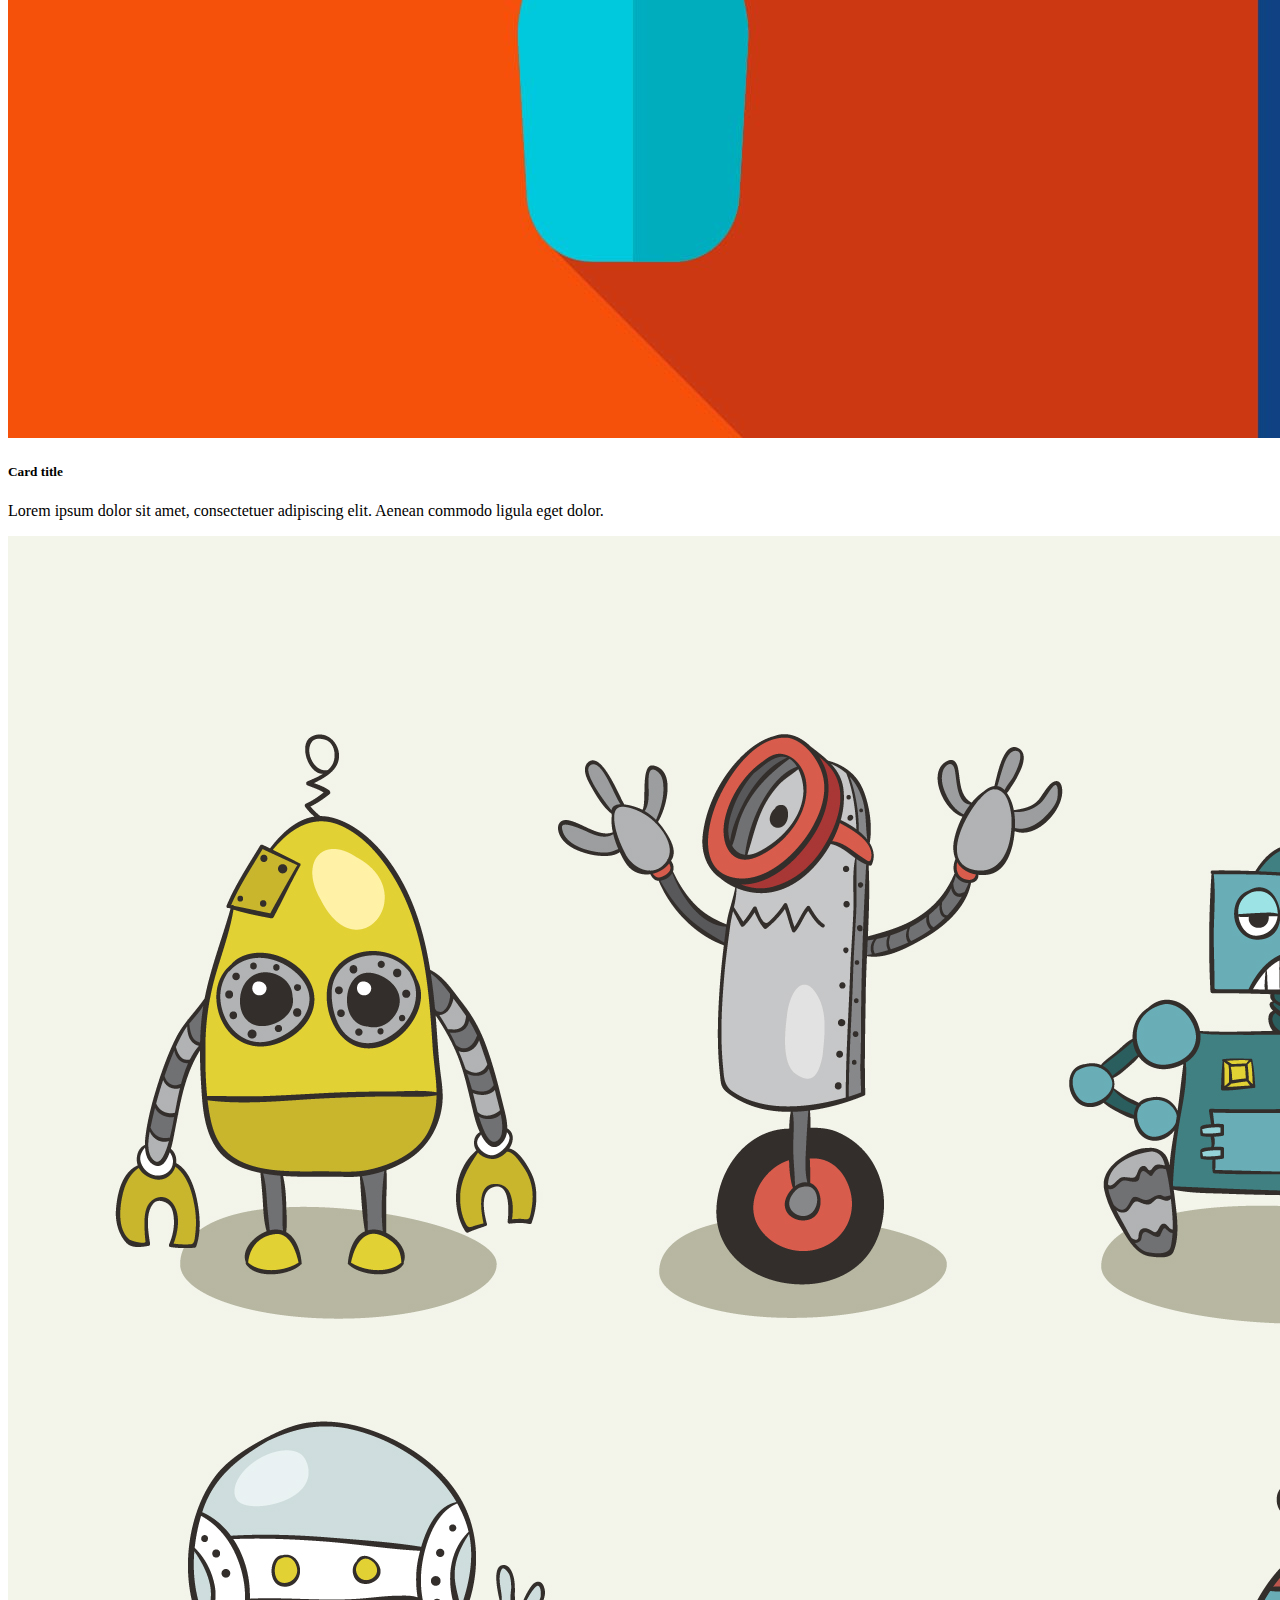
<file: FL13_HW13/homework/index.html>
<!DOCTYPE html>
<html lang="zxx">
<head>
  <meta charset="UTF-8">
  <meta name="viewport" content="width=device-width, initial-scale=1.0">
  <title>Homework 13 - CSS Frameworks</title>
  <link rel="stylesheet" href="https://stackpath.bootstrapcdn.com/bootstrap/4.5.0/css/bootstrap.min.css" integrity="sha384-9aIt2nRpC12Uk9gS9baDl411NQApFmC26EwAOH8WgZl5MYYxFfc+NcPb1dKGj7Sk" crossorigin="anonymous">
  <link rel="stylesheet" href="css/styles.css">
</head>
<body>
  <header class="header">
    <div class="container-md">
      <div class="row">
        <div class="header__logo h1 col-9 col-md-2">
          Games
        </div>
        <div class="header__top header-top col-3 col-md-10">
          <nav class="header-top__menu navbar navbar-expand-md navbar-light align-item-end">
            <div class="header-top__list collapse navbar-collapse justify-content-center" id="navbarNav">
              <ul class="navbar-nav">
                <li class="nav-item">
                  <a class="nav-link" href="#">Home <span class="sr-only">(current)</span></a>
                </li>
                <li class="nav-item">
                  <a class="nav-link" href="#">Features</a>
                </li>
                <li class="nav-item">
                  <a class="nav-link" href="#">Pricing</a>
                </li>
                <li class="nav-item">
                  <a class="nav-link disabled" href="#">Disabled</a>
                </li>
              </ul>
            </div>
            <button class="header-top__toggler navbar-toggler ml-auto" type="button" data-toggle="collapse" data-target="#navbarNav" aria-controls="navbarNav" aria-expanded="false" aria-label="Toggle navigation">
              <span class="navbar-toggler-icon"></span>
            </button>
            <button type="button" class="header-top__btn btn btn-dark rounded-0 d-none d-md-block">Push to start</button>
          </nav>
        </div>
      </div>
      <div class="row">
        <div class="header__text header-text order-2 order-md-1 col-md-5 align-self-center p-5">
          <div class="header-text__title col-sm-6 col-md-10 p-0">
            <h1>Front-end Lab CSS-Frameworks</h1>
          </div>
          
          <p class="header-text__text">Lorem, ipsum dolor sit amet consectetur adipisicing elit. Illo ipsa, maiores labore consequatur, nulla temporibus tempora, minima perspiciatis voluptate pariatur soluta delectus? Maiores impedit rem corporis eos fuga, ipsam perspiciatis.</p>
          <button type="button" class="header-text__btn text-white btn mb-3">Find Out More</button>
        </div>
        <div class="header__image order-1 order-md-2 col-md-7">
          <img src="./assets/hero-5.jpg" class="img-fluid" alt="gamepad">
        </div>
      </div>
    </div>
  </header>
  <section class="first bg-dark text-white text-center">
    <div class="container-md">
      <div class="row flex-column p-3">
        <h2 class="first__title">Games section</h2>
        <p class="first__text">Lorem ipsum dolor sit amet, consectetuer adipiscing elit. Aenean commodo ligula eget dolor.</p>
      </div>
      <div class="row">
        <div class="first__card first-card col-12 col-sm-6 col-md-4 mb-5">
          <img src="./assets/1.jpg" class="first-card__image img-fluid mb-3" alt="1">
          <h5 class="first-card__title">Card title</h5>
          <p class="first-card__text">Lorem ipsum dolor sit amet, consectetuer adipiscing elit. Aenean commodo ligula eget dolor.</p>
        </div>
        <div class="first__card first-card col-12 col-sm-6 col-md-4 mb-5">
          <img src="./assets/2.jpg" class="first-card__image img-fluid mb-3" alt="2">
          <h5 class="first-card__title">Card title</h5>
          <p class="first-card__text">Lorem ipsum dolor sit amet, consectetuer adipiscing elit. Aenean commodo ligula eget dolor.</p>
        </div>
        <div class="first__card first-card col-12 col-sm-6 col-md-4 mb-5">
          <img src="./assets/3.jpg" class="first-card__image img-fluid mb-3" alt="3">
          <h5 class="first-card__title">Card title</h5>
          <p class="first-card__text">Lorem ipsum dolor sit amet, consectetuer adipiscing elit. Aenean commodo ligula eget dolor.</p>
        </div>
        <div class="first__card first-card col-12 col-sm-6 col-md-4 mb-5">
          <img src="./assets/4.jpg" class="first-card__image img-fluid mb-3" alt="4">
          <h5 class="first-card__title">Card title</h5>
          <p class="first-card__text">Lorem ipsum dolor sit amet, consectetuer adipiscing elit. Aenean commodo ligula eget dolor.</p>
        </div>
        <div class="first__card first-card col-12 col-sm-6 col-md-4 mb-5">
          <img src="./assets/5.jpg" class="first-card__image img-fluid mb-3" alt="5">
          <h5 class="first-card__title">Card title</h5>
          <p class="first-card__text">Lorem ipsum dolor sit amet, consectetuer adipiscing elit. Aenean commodo ligula eget dolor.</p>
        </div>
        <div class="first__card first-card col-12 col-sm-6 col-md-4 mb-5">
          <img src="./assets/6.jpg" class="first-card__image img-fluid mb-3" alt="6">
          <h5 class="first-card__title">Card title</h5>
          <p class="first-card__text">Lorem ipsum dolor sit amet, consectetuer adipiscing elit. Aenean commodo ligula eget dolor.</p>
        </div>
      </div>
    </div>
  </section>
  <section class="second bg-light text-center">
    <div class="container-md">
      <div class="row flex-column p-3">
        <h2 class="second__title">Games section</h2>
        <p class="second__text">Lorem ipsum dolor sit amet, consectetuer adipiscing elit.</p>
      </div>
      <div class="row">
        <div class="second__card second-card col-12 col-md-6 mb-5">
          <img src="./assets/7.jpg" class="second-card__image img-fluid mb-3" alt="7">
          <h5 class="second-card__title">Card title</h5>
          <p class="second-card__text">Lorem ipsum dolor sit amet, consectetuer adipiscing elit. Aenean commodo ligula eget dolor.</p>
        </div>
        <div class="second__card second-card col-12 col-md-6 mb-5">
          <img src="./assets/8.jpg" class="second-card__image img-fluid mb-3" alt="8">
          <h5 class="second-card__title">Card title</h5>
          <p class="second-card__text">Lorem ipsum dolor sit amet, consectetuer adipiscing elit. Aenean commodo ligula eget dolor.</p>
        </div>
        <div class="second__card second-card col-12 col-md-6 mb-5">
          <img src="./assets/9.jpg" class="second-card__image img-fluid mb-3" alt="9">
          <h5 class="second-card__title">Card title</h5>
          <p class="second-card__text">Lorem ipsum dolor sit amet, consectetuer adipiscing elit. Aenean commodo ligula eget dolor.</p>
        </div>
        <div class="second__card second-card col-12 col-md-6 mb-5">
          <img src="./assets/10.jpg" class="second-card__image img-fluid mb-3" alt="10">
          <h5 class="second-card__title">Card title</h5>
          <p class="second-card__text">Lorem ipsum dolor sit amet, consectetuer adipiscing elit. Aenean commodo ligula eget dolor.</p>
        </div>
        <div class="second__card second-card col-12 col-md-6 mb-5">
          <img src="./assets/11.jpg" class="second-card__image img-fluid mb-3" alt="11">
          <h5 class="second-card__title">Card title</h5>
          <p class="second-card__text">Lorem ipsum dolor sit amet, consectetuer adipiscing elit. Aenean commodo ligula eget dolor.</p>
        </div>
        <div class="second__card second-card col-12 col-md-6 mb-5">
          <img src="./assets/12.jpg" class="second-card__image img-fluid mb-3" alt="12">
          <h5 class="second-card__title">Card title</h5>
          <p class="second-card__text">Lorem ipsum dolor sit amet, consectetuer adipiscing elit. Aenean commodo ligula eget dolor.</p>
        </div>
      </div>
    </div>
  </section>
  <footer class="footer bg-dark text-white">
    <div class="container-md">
      <div class="row">
        <div class="footer__text col-12 col-md-6 mt-5">
          <h6 class="footer__title">Subscribe</h6>
          <p class="footer__text">Lorem ipsum dolor sit amet, consectetuer adipiscing elit. Aenean commodo ligula eget dolor.</p>
        </div>
        <div class="footer__form col-12 col-md-6 d-flex flex-column mt-md-5">
          <input type="email" placeholder="Email Adress" class="footer__input form-control mb-1" name="email">
          <button type="button" class="footer__btn btn text-white">Subscribe</button>
        </div>
      </div>
      <div class="row">
        <div class="footer__rights col text-center mt-5">
          <p class="text-center">&copy;2020 Front-end Lab</p>
        </div>
      </div>
    </div>
  </footer>
  <script src="https://code.jquery.com/jquery-3.4.1.slim.min.js" integrity="sha384-J6qa4849blE2+poT4WnyKhv5vZF5SrPo0iEjwBvKU7imGFAV0wwj1yYfoRSJoZ+n" crossorigin="anonymous"></script>
  <script src="https://cdn.jsdelivr.net/npm/popper.js@1.16.0/dist/umd/popper.min.js" integrity="sha384-Q6E9RHvbIyZFJoft+2mJbHaEWldlvI9IOYy5n3zV9zzTtmI3UksdQRVvoxMfooAo" crossorigin="anonymous"></script>
  <script src="https://stackpath.bootstrapcdn.com/bootstrap/4.4.1/js/bootstrap.min.js" integrity="sha384-wfSDF2E50Y2D1uUdj0O3uMBJnjuUD4Ih7YwaYd1iqfktj0Uod8GCExl3Og8ifwB6" crossorigin="anonymous"></script>
</body>
</html>
</file>
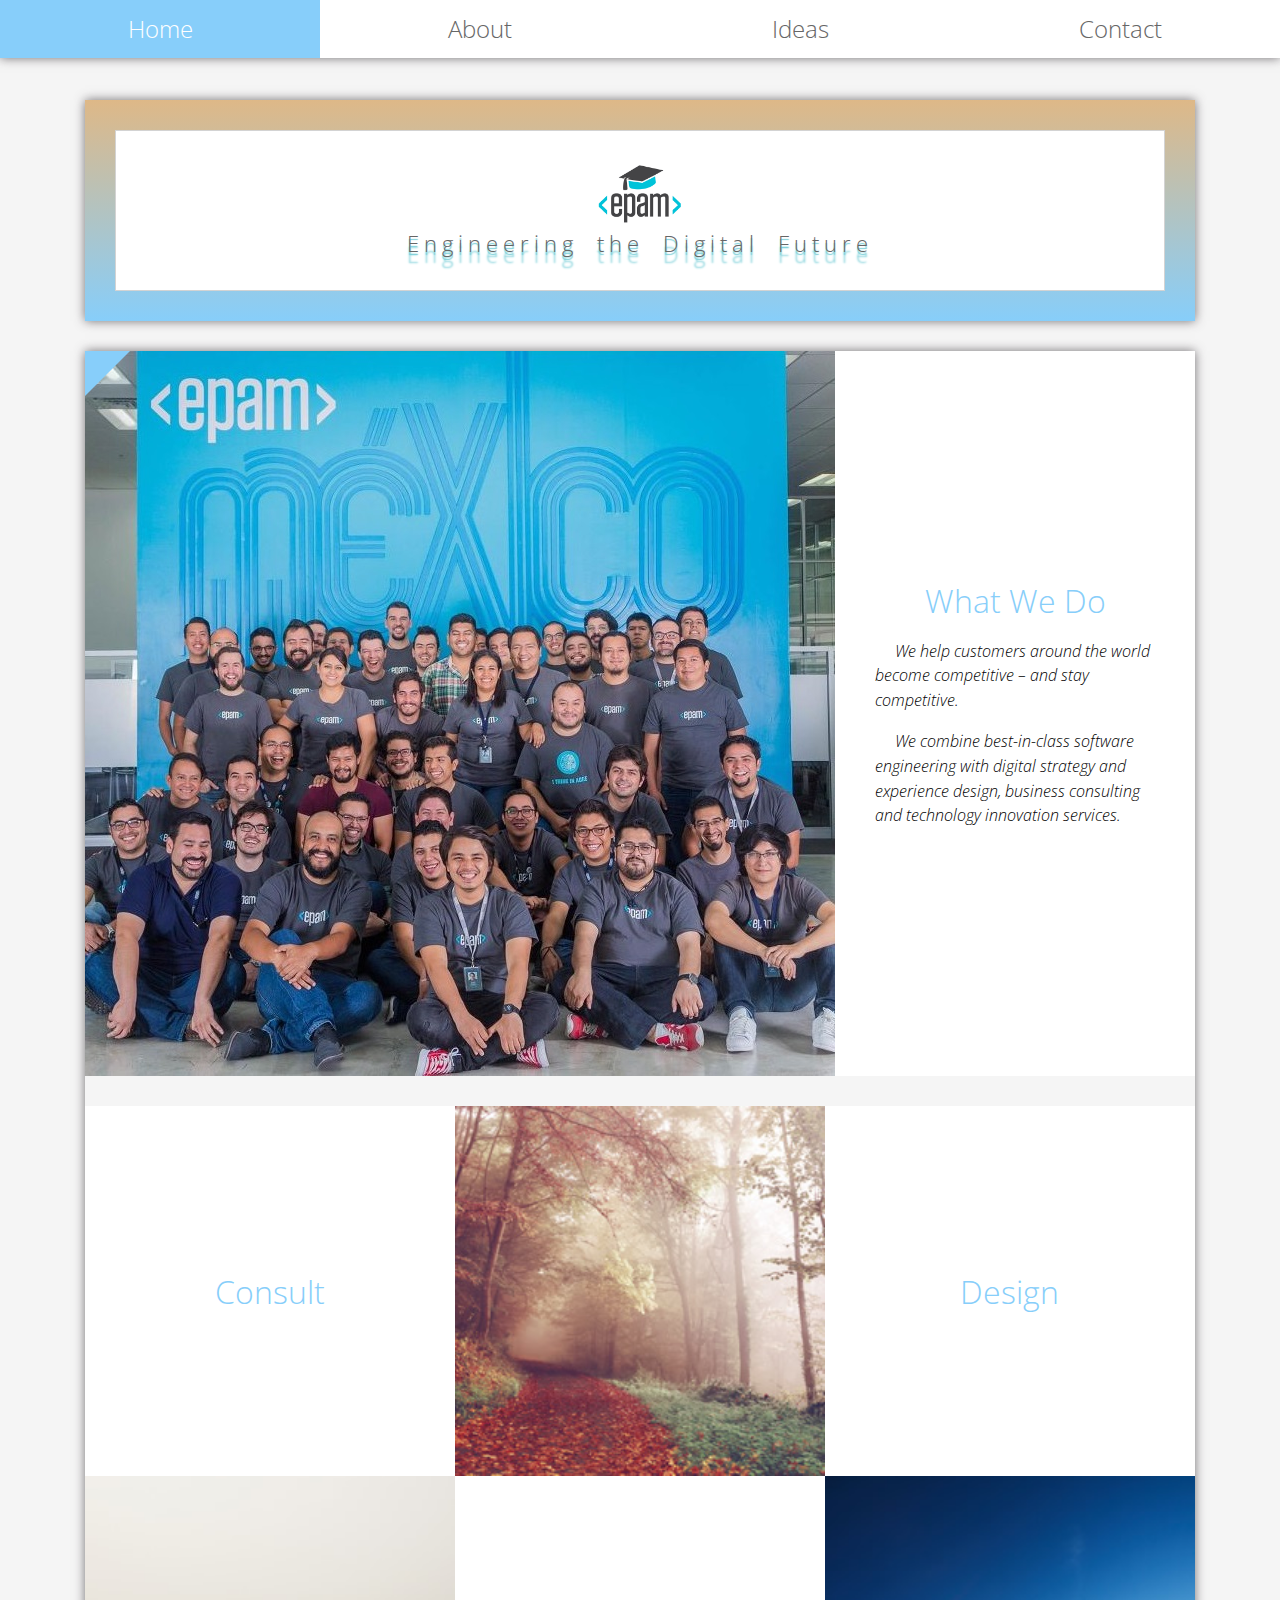
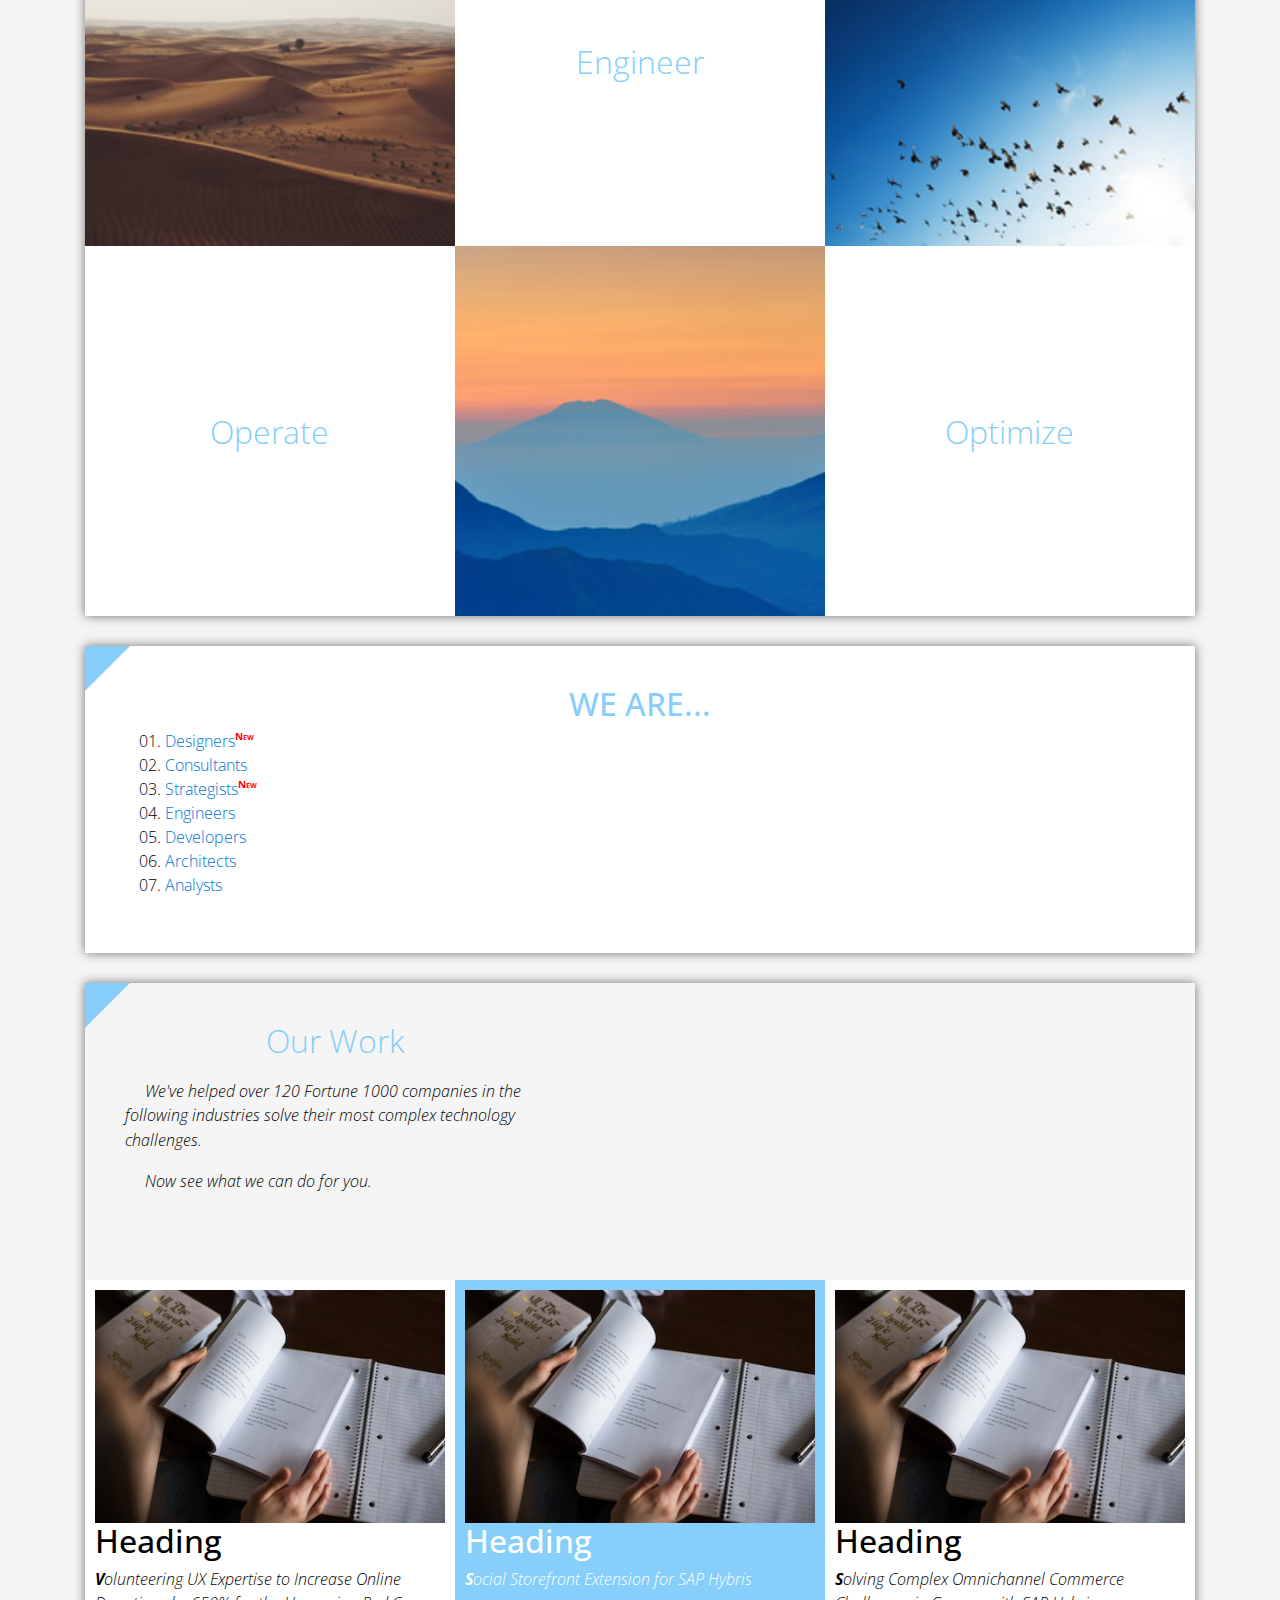
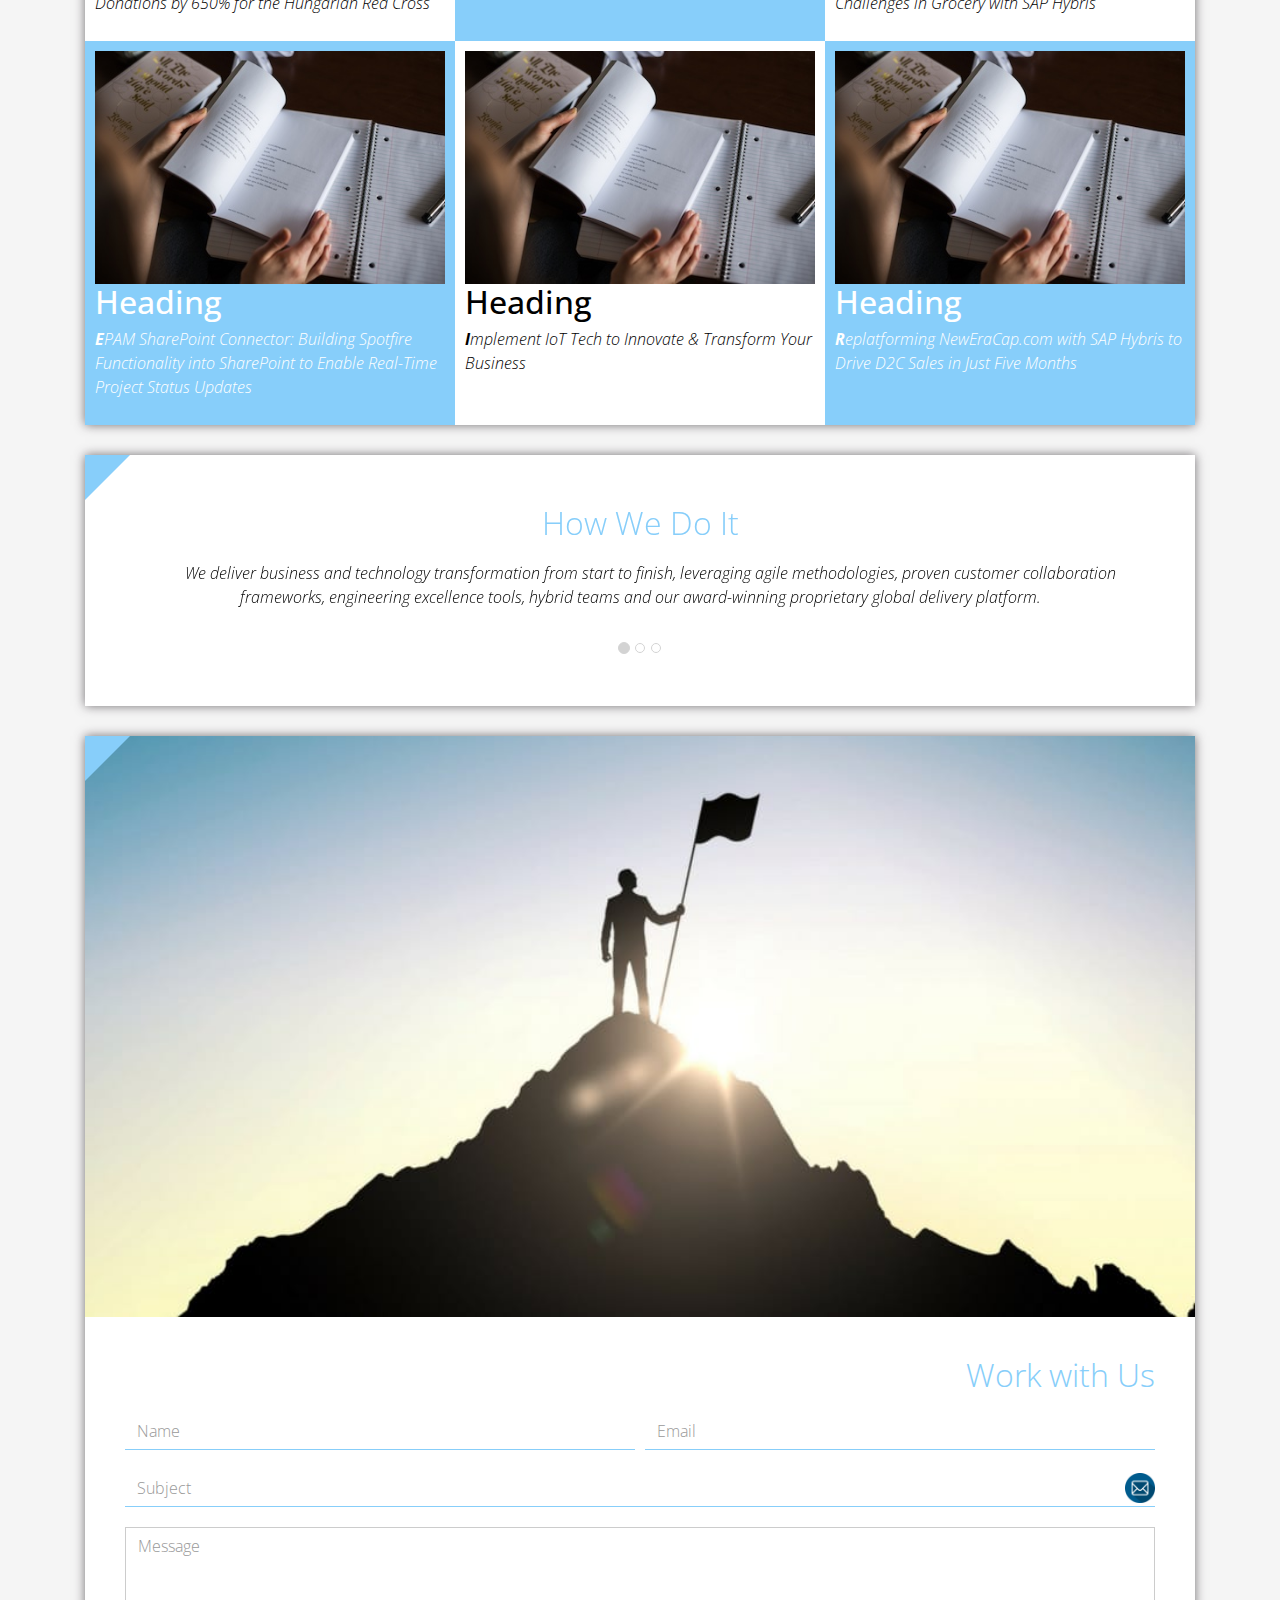
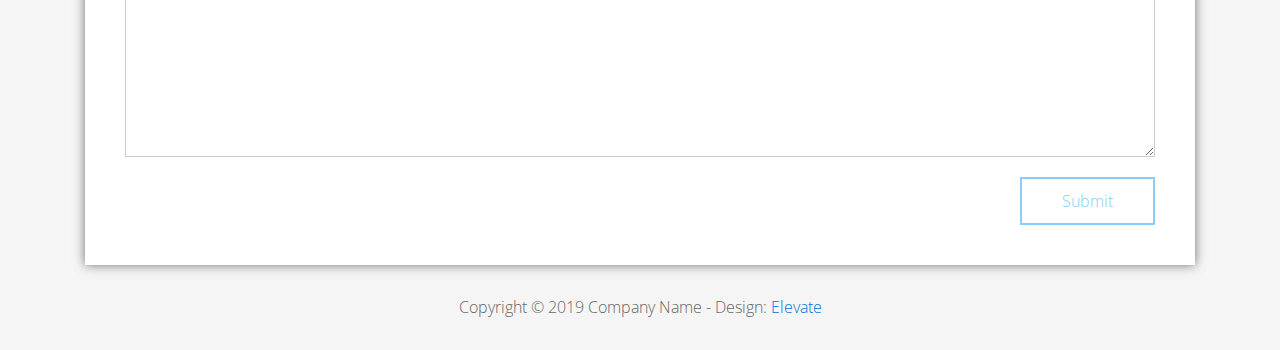
<file: FL13_HW2/homework/index.html>
<!DOCTYPE html>
<html lang="en">
<head>
  <meta charset="utf-8">
  <meta http-equiv="X-UA-Compatible" content="IE=edge">
  <meta name="viewport" content="width=device-width, initial-scale=1">

  <title>CSS Basics HW</title>



  <!-- load stylesheets -->
  <link rel="stylesheet" href="http://fonts.googleapis.com/css?family=Open+Sans:300,400">
  <!-- Google web font "Open Sans" -->
  <link rel="stylesheet" href="css/bootstrap.min.css">
  <!-- Bootstrap style -->
  <link rel="stylesheet" href="css/general.css">
  <link rel="stylesheet" href="css/style.css">
  <!-- Templatemo style -->
</head>

<body>
<div class="container">

  <div class="tm-sidebar">
    <nav class="tm-main-nav">
      <ul>
        <li class="tm-nav-item"><a href="#home" class="tm-nav-item-link">Home</a></li>
        <li class="tm-nav-item"><a href="#about" class="tm-nav-item-link">About</a></li>
        <li class="tm-nav-item"><a href="#ideas" class="tm-nav-item-link">Ideas</a></li>
        <li class="tm-nav-item"><a href="#contact" class="tm-nav-item-link">Contact</a></li>
      </ul>
    </nav>
  </div>

  <div class="tm-main-content">

    <div id="home" class="tm-content-box tm-content-header margin-b-10">
      <div class="tm-banner">
        <div class="tm-banner-inner">
          <img src="img/epam_logo.png" width="100" alt="">
          <p class="tm-banner-text">Engineering the Digital Future</p>
        </div>
      </div>
    </div>

    <section>
      <div class="tm-content-box flex-2-col">

        <div class="padding-medium flex-item tm-team-description-container flex-item">
          <h2 class="tm-section-title">What We Do</h2>
          <p class="tm-section-description">We help customers around the world become competitive – and stay competitive.</p>
          <p class="tm-section-description"> We combine best-in-class software engineering with digital strategy and experience design, business consulting and technology innovation services.</p>
        </div>
        <div class="flex-item tm-team-img">
          <img src="img/epam-mexico.jpg" alt="epam-mexico">
        </div>

      </div>

      <div id="about" class="tm-content-box">

        <ul class="boxes gallery-container">
          <li class="box box-bg">
            <h2 class="tm-section-title tm-section-title-box tm-box-bg-title">Consult</h2>
          </li>
          <li class="box">
            <a href="img/idea-large-01.jpg">
              <img src="img/idea-01.jpg" alt="Image" class="img-fluid thumbnail box-img">
            </a>
          </li>
          <li class="box box-bg">
            <h2 class="tm-section-title tm-section-title-box tm-box-bg-title">Design</h2>
          </li>
          <li class="box">
            <a href="img/idea-large-02.jpg">
              <img src="img/idea-02.jpg" alt="Image" class="img-fluid thumbnail box-img">
            </a>
          </li>
          <li class="box box-bg">
            <h2 class="tm-section-title tm-section-title-box tm-box-bg-title">Engineer</h2>
          </li>
          <li class="box">
            <a href="img/idea-large-03.jpg">
              <img src="img/idea-03.jpg" alt="Image" class="img-fluid thumbnail box-img">
            </a>
          </li>
          <li class="box box-bg">
            <h2 class="tm-section-title tm-section-title-box tm-box-bg-title">Operate</h2>
          </li>
          <li class="box">
            <a href="img/idea-large-04.jpg">
              <img src="img/idea-04.jpg" alt="Image" class="img-fluid thumbnail box-img">
            </a>
          </li>
          <li class="box box-bg">
            <h2 class="tm-section-title tm-section-title-box tm-box-bg-title">Optimize</h2>
          </li>
        </ul>

      </div>

    </section>

    <!-- slider -->
    <section class="heading tm-content-box">
      <div class="padding-medium">
        <h2> WE ARE...</h2>
        <ol>
          <li><a href="index.html" class="text">Designers</a></li>
          <li><a href="index.html">Consultants</a></li>
          <li><a href="#" class="text">Strategists</a></li>
          <li><a href="#">Engineers</a></li>
          <li><a href="#">Developers</a></li>
          <li><a href="#">Architects</a></li>
          <li><a href="#">Analysts</a></li>
        </ol>
      </div>
    </section>

    <section class="blocks">
      <div class="padding-medium flex-item tm-team-description-container">
        <h2 class="tm-section-title">Our Work</h2>
        <p class="tm-section-description">We've helped over 120 Fortune 1000 companies in the following industries solve their most complex technology challenges. </p>
        <p class="tm-section-description"> Now see what we can do for you.</p>
      </div>
      <div class="tm-content-box flex-2-col">
      </div>
      <div  class="tm-content-box">
        <ul class="boxes gallery-container">
          <li class="box box-work">
            <img src="img/study.jpeg" alt="Image" class="img-fluid">
            <div>
              <h2>Heading</h2>
              <p>Volunteering UX Expertise to Increase Online Donations by 650% for the Hungarian Red Cross</p>
            </div>
          </li>
          <li class="box box-work">
            <img src="img/study.jpeg" alt="Image" class="img-fluid">
            <div>
              <h2>Heading</h2>
              <p>Social Storefront Extension for SAP Hybris</p>
            </div>
          </li>
          <li class="box box-work">
            <img src="img/study.jpeg" alt="Image" class="img-fluid">
            <div>
              <h2>Heading</h2>
              <p>Solving Complex Omnichannel Commerce Challenges in Grocery with SAP Hybris</p>
            </div>
          </li>
          <li class="box box-work">
            <img src="img/study.jpeg" alt="Image" class="img-fluid">
            <div>
              <h2>Heading</h2>
              <p>EPAM SharePoint Connector: Building Spotfire Functionality into SharePoint to Enable Real-Time Project Status Updates</p>
            </div>
          </li>
          <li class="box box-work">
            <img src="img/study.jpeg" alt="Image" class="img-fluid">
            <div>
              <h2>Heading</h2>
              <p>Implement IoT Tech to Innovate &amp; Transform Your Business</p>
            </div>
          </li>
          <li class="box box-work">
            <img src="img/study.jpeg" alt="Image" class="img-fluid">
            <div>
              <h2>Heading</h2>
              <p>Replatforming NewEraCap.com with SAP Hybris to Drive D2C Sales in Just Five Months</p>
            </div>
          </li>
        </ul>

      </div>
    </section>

    <section id="ideas">
      <div id="tmCarousel" class="carousel slide tm-content-box" data-ride="carousel">

        <ol class="carousel-indicators">
          <li data-target="#tmCarousel" data-slide-to="0" class="active"></li>
          <li data-target="#tmCarousel" data-slide-to="1" class=""></li>
          <li data-target="#tmCarousel" data-slide-to="2" class=""></li>
        </ol>

        <div class="carousel-inner" role="listbox">

          <div class="carousel-item active">
            <div class="carousel-content">
              <div class="flex-item">
                <h2 class="tm-section-title">How We Do It</h2>
                <p class="tm-section-description carousel-description">We deliver business and technology transformation from start to finish, leveraging agile methodologies, proven customer collaboration frameworks, engineering excellence tools, hybrid teams and our award-winning proprietary global delivery platform.</p>
              </div>
            </div>
          </div>

          <div class="carousel-item">
            <div class="carousel-content">
              <div class="flex-item">
                <h2 class="tm-section-title">Our Clients</h2>
                <p class="tm-section-description carousel-description">Lorem ipsum dolor sit amet,
                  consectetur adipiscing elit. Quisque vel nisi pharetra nibh varius pharetra ac
                  sagittis nisi. Etiam pharetra vestibulum hendrerit. Pellentesque interdum metus
                  sed massa rutrum.</p>
              </div>
            </div>
          </div>

          <div class="carousel-item">
            <div class="carousel-content">
              <div class="flex-item">
                <h2 class="tm-section-title">Our Projects</h2>
                <p class="tm-section-description carousel-description">Donec ex libero, fringilla
                  vitae purus sit amet, rhoncus pharetra lorem. Pellentesque id sem id lacus
                  ultricies vehicula. Aliquam rutrum mi non. Pellentesque interdum metus sed massa
                  rutrum.</p>
              </div>
            </div>
          </div>

        </div>

      </div>
    </section>

    <section class="tm-content-box">
      <img src="img/contact-us.jpg" alt="Contact image" class="img-fluid img-contact-us">

      <div id="contact" class="padding-medium">
        <h2 class="tm-section-title">Work with Us</h2>
        <form action="#contact" method="get" class="contact-form">

          <div class="form-group col-xs-12 col-sm-12 col-md-6 col-lg-6 form-group-2-col-left">
            <input type="text" id="contact_name" name="contact_name" class="form-control"
                   placeholder="Name" required/>
          </div>
          <div class="form-group col-xs-12 col-sm-12 col-md-6 col-lg-6 form-group-2-col-right mandatory-field">
            <input type="email" id="contact_email" name="contact_email" class="form-control"
                   placeholder="Email" required/>
          </div>
          <div class="form-group">
            <input type="text" id="contact_subject" name="contact_subject" class="form-control"
                   placeholder="Subject" required/>
          </div>
          <div class="form-group">
            <textarea id="contact_message" name="contact_message" class="form-control" rows="9"
                      placeholder="Message" required></textarea>
          </div>

          <button type="submit" class="btn btn-primary submit-btn">Submit</button>

        </form>
      </div>
    </section>

    <footer class="tm-footer">
      <p class="text-xs-center">Copyright &copy; 2019 Company Name

        - Design: <a rel="nofollow" href="http://www.templatemo.com/tm-481-elevate"
                     target="_parent">Elevate</a></p>
    </footer>

  </div>

</div>

</body>
</html>
</file>
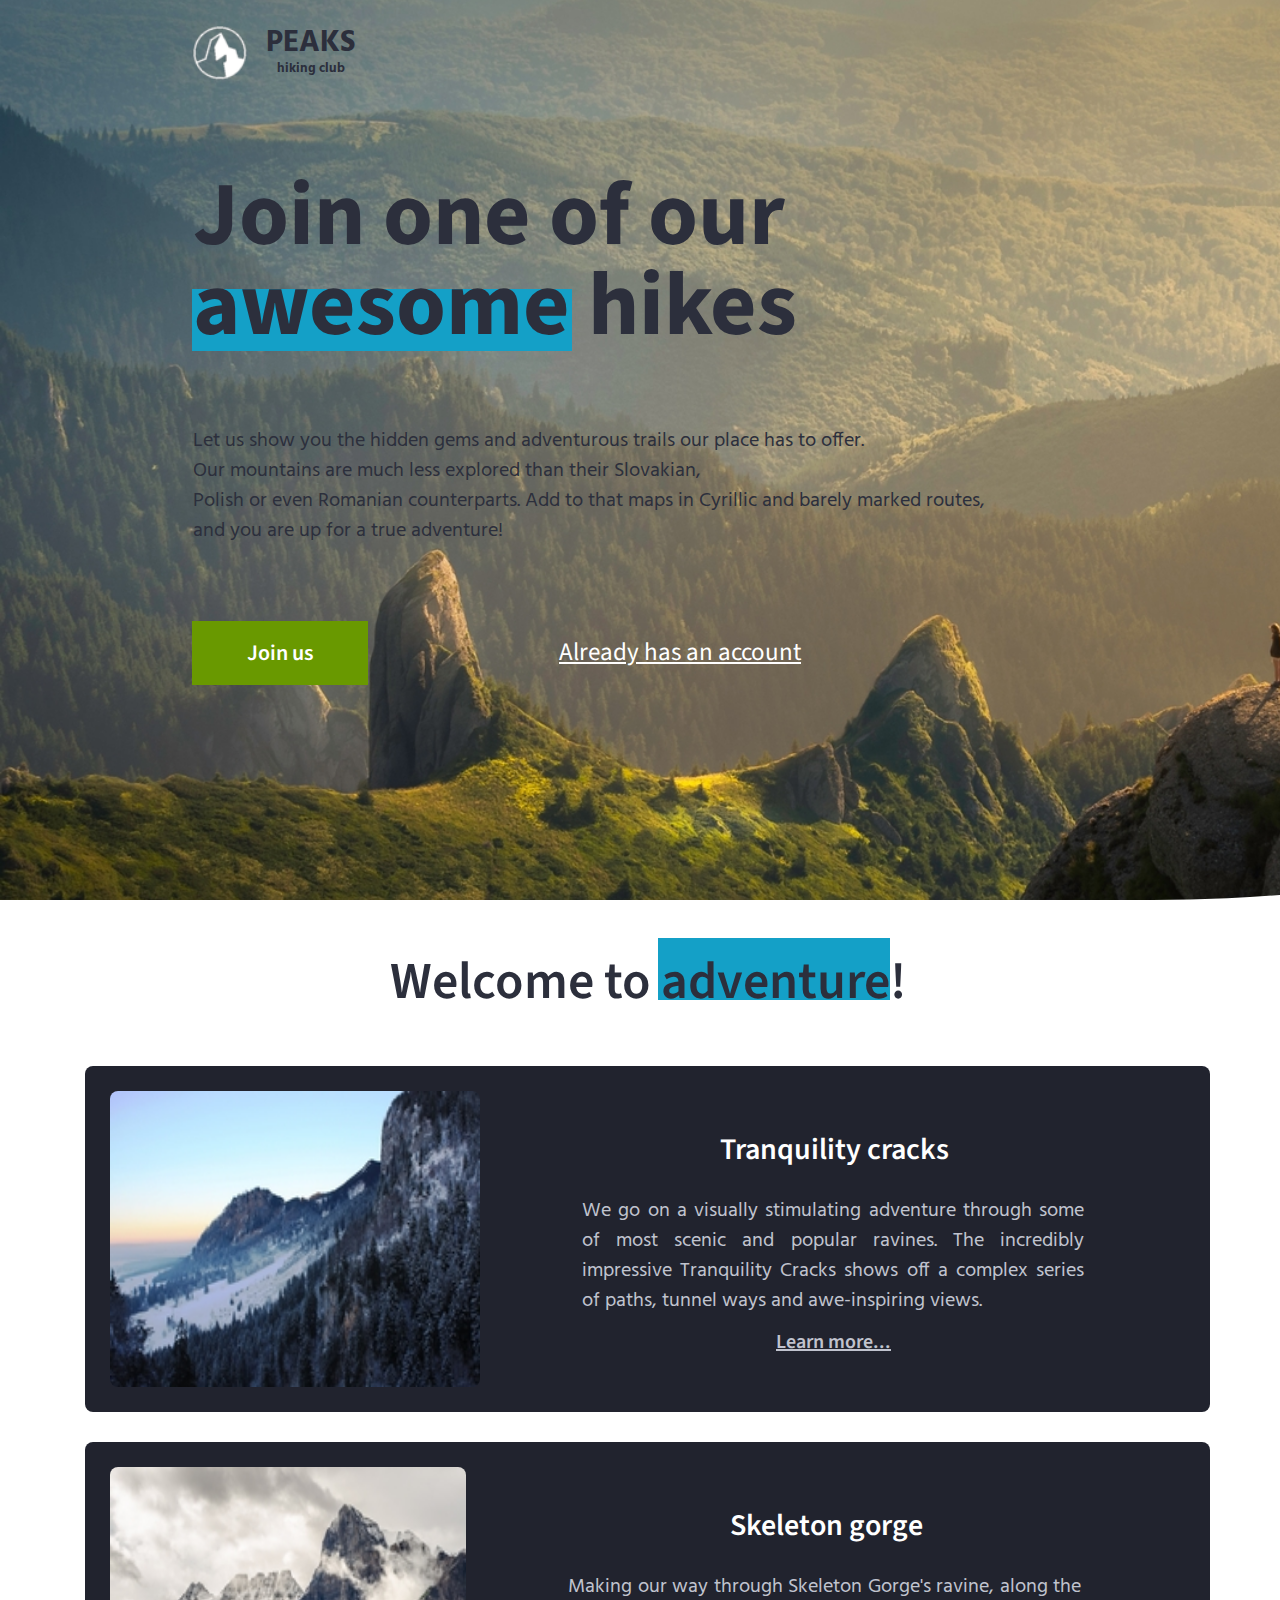
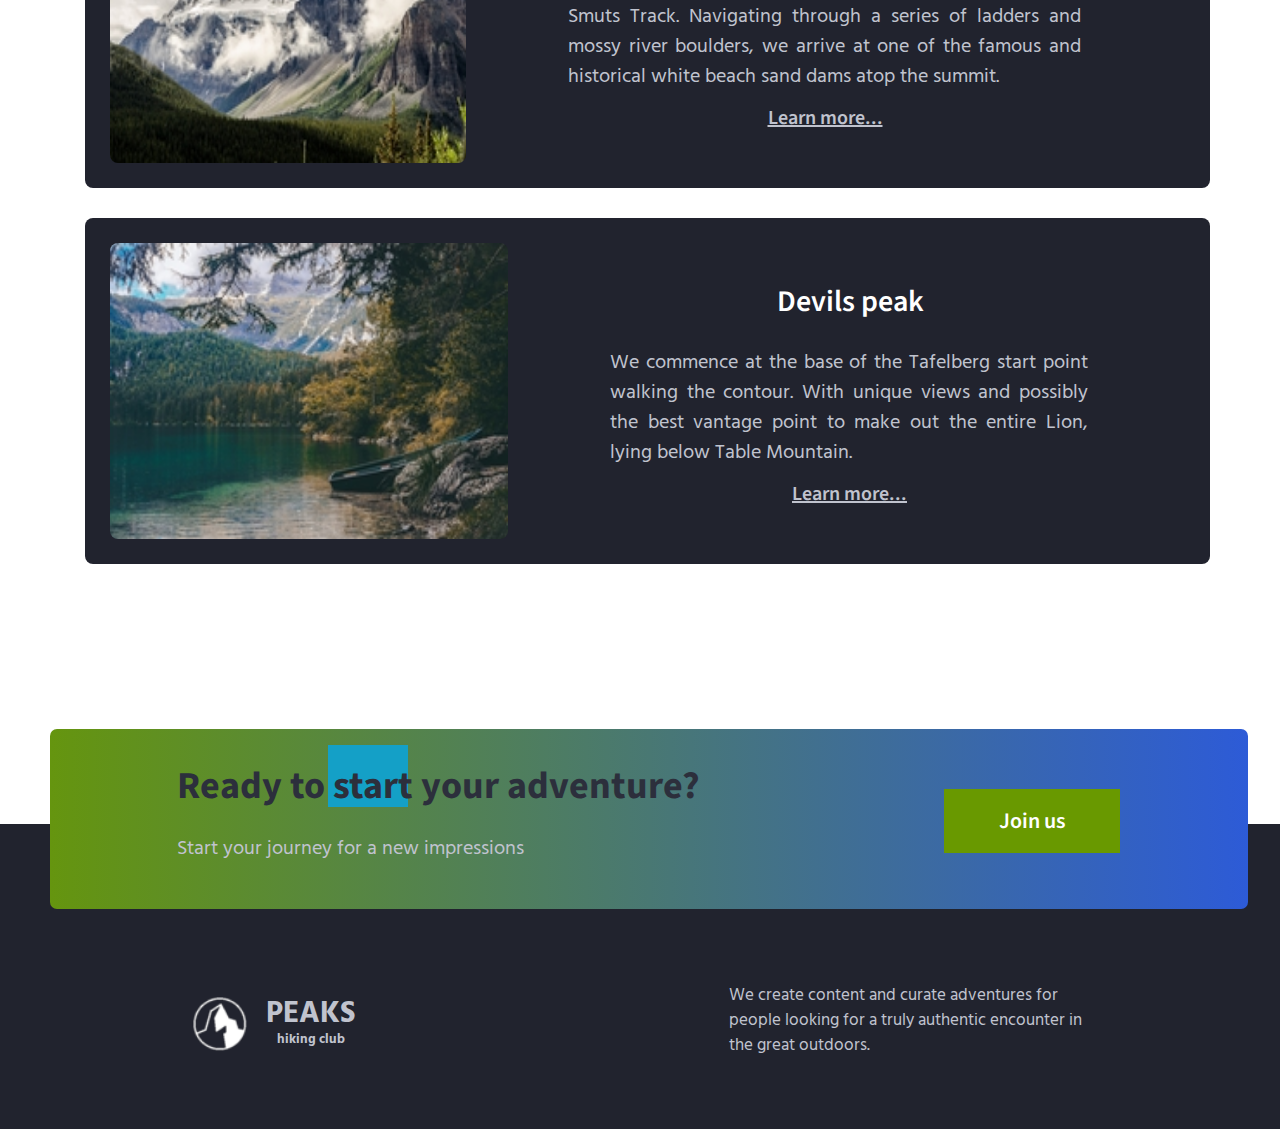
<file: FL13_HW3/homework/index.html>
<!DOCTYPE html>
<html lang="en">

<head>
    <meta charset="UTF-8">
    <meta name="viewport" content="width=device-width, initial-scale=1.0">
    <meta http-equiv="X-UA-Compatible" content="ie=edge">
    <link href="https://fonts.googleapis.com/css?family=Hind:400,600%7CSource+Sans+Pro:400,600,700%7CFresca"
          rel="stylesheet"/>

    <!-- Styles should be switched here: -->

    <link rel="stylesheet" type="text/css" href="css/style1.css">
    <!--     <link rel="stylesheet" type="text/css" href="css/style2.css">-->

    <title>PEAKS hiking club</title>
</head>

<body>
<header class="header">
    <div class="header-wrap">
        <div class="landing-logo">
            <img src="img/m-logo.png" alt="logo"/>
            <p>PEAKS<span>hiking club</span></p>
        </div>
        <p class="header_heading">
            Join one of our awesome hikes
        </p>
        <p class="header_text">
            Let us show you the hidden gems and adventurous trails our place has to offer.
            Our mountains are much less explored than their Slovakian,
            Polish or even Romanian counterparts. Add to that maps in Cyrillic and barely marked routes,
            and you are up for a true adventure!
        </p>
        <div>
            <button class="header_button">Join us</button>
            <a href="#" class="login">Already has an account</a>
        </div>
    </div>
</header>
<main class="section">
    <p class="section_text">
        Welcome to adventure!
    </p>
    <div class="section_card_wrap">
        <div class="section_card">
            <img class="section_card_img"
                 src="img/m-1.jpg"
                 alt="experts"/>
            <div class="section_card_right_container">
                <p class="section_card_heading">
                    Tranquility cracks
                </p>
                <p class="section_card_text">
                    We go on a visually stimulating adventure through some of most scenic and popular ravines.
                    The incredibly impressive Tranquility Cracks shows off a complex series of paths, tunnel ways and
                    awe-inspiring views.
                </p>
                <a href="#" class="section_link">Learn more...</a>
            </div>
        </div>
        <div class="section_card">
            <img class="section_card_img"
                 src="img/m-2.jpg"
                 alt="content formats"/>
            <div class="section_card_right_container">
                <p class="section_card_heading">
                    Skeleton gorge
                </p>
                <p class="section_card_text">
                    Making our way through Skeleton Gorge's ravine, along the Smuts Track.
                    Navigating through a series of ladders and mossy river boulders, we arrive at one of the famous and
                    historical white beach sand dams atop the summit.
                </p>
                <a href="#" class="section_link">Learn more...</a>
            </div>
        </div>
        <div class="section_card">
            <img class="section_card_img"
                 src="img/m-3.jpg"
                 alt="certificate"/>
            <div class="section_card_right_container">
                <p class="section_card_heading">
                    Devils peak
                </p>
                <p class="section_card_text">
                    We commence at the base of the Tafelberg start point walking the contour.
                    With unique views and possibly the best vantage point to make out the entire Lion, lying below Table
                    Mountain.
                </p>
                <a href="#" class="section_link">Learn more...</a>
            </div>
        </div>
    </div>
    <div class="section_banner">
        <div class="section_banner_text_wrap">
            <p class="section_banner_heading">
                Ready to start your adventure?
            </p>
            <p class="section_banner_text">
                Start your journey for a new impressions
            </p>
        </div>
        <button class="section_banner_button">Join us</button>
    </div>
</main>
<footer class="footer">
    <div class="footer-wrap">
        <div class="footer_logo landing-logo">
            <img src="img/m-logo.png" alt="logo"/>
            <p>PEAKS<span>hiking club</span></p>
        </div>
        <p class="footer_text">
            We create content and curate adventures for people looking for a truly authentic encounter in the great
            outdoors.
        </p>
        <span class="footer-cr">
          &copy; 2020 by PEAKS hiking club
        </span>
    </div>
</footer>
</body>

</html>
</file>
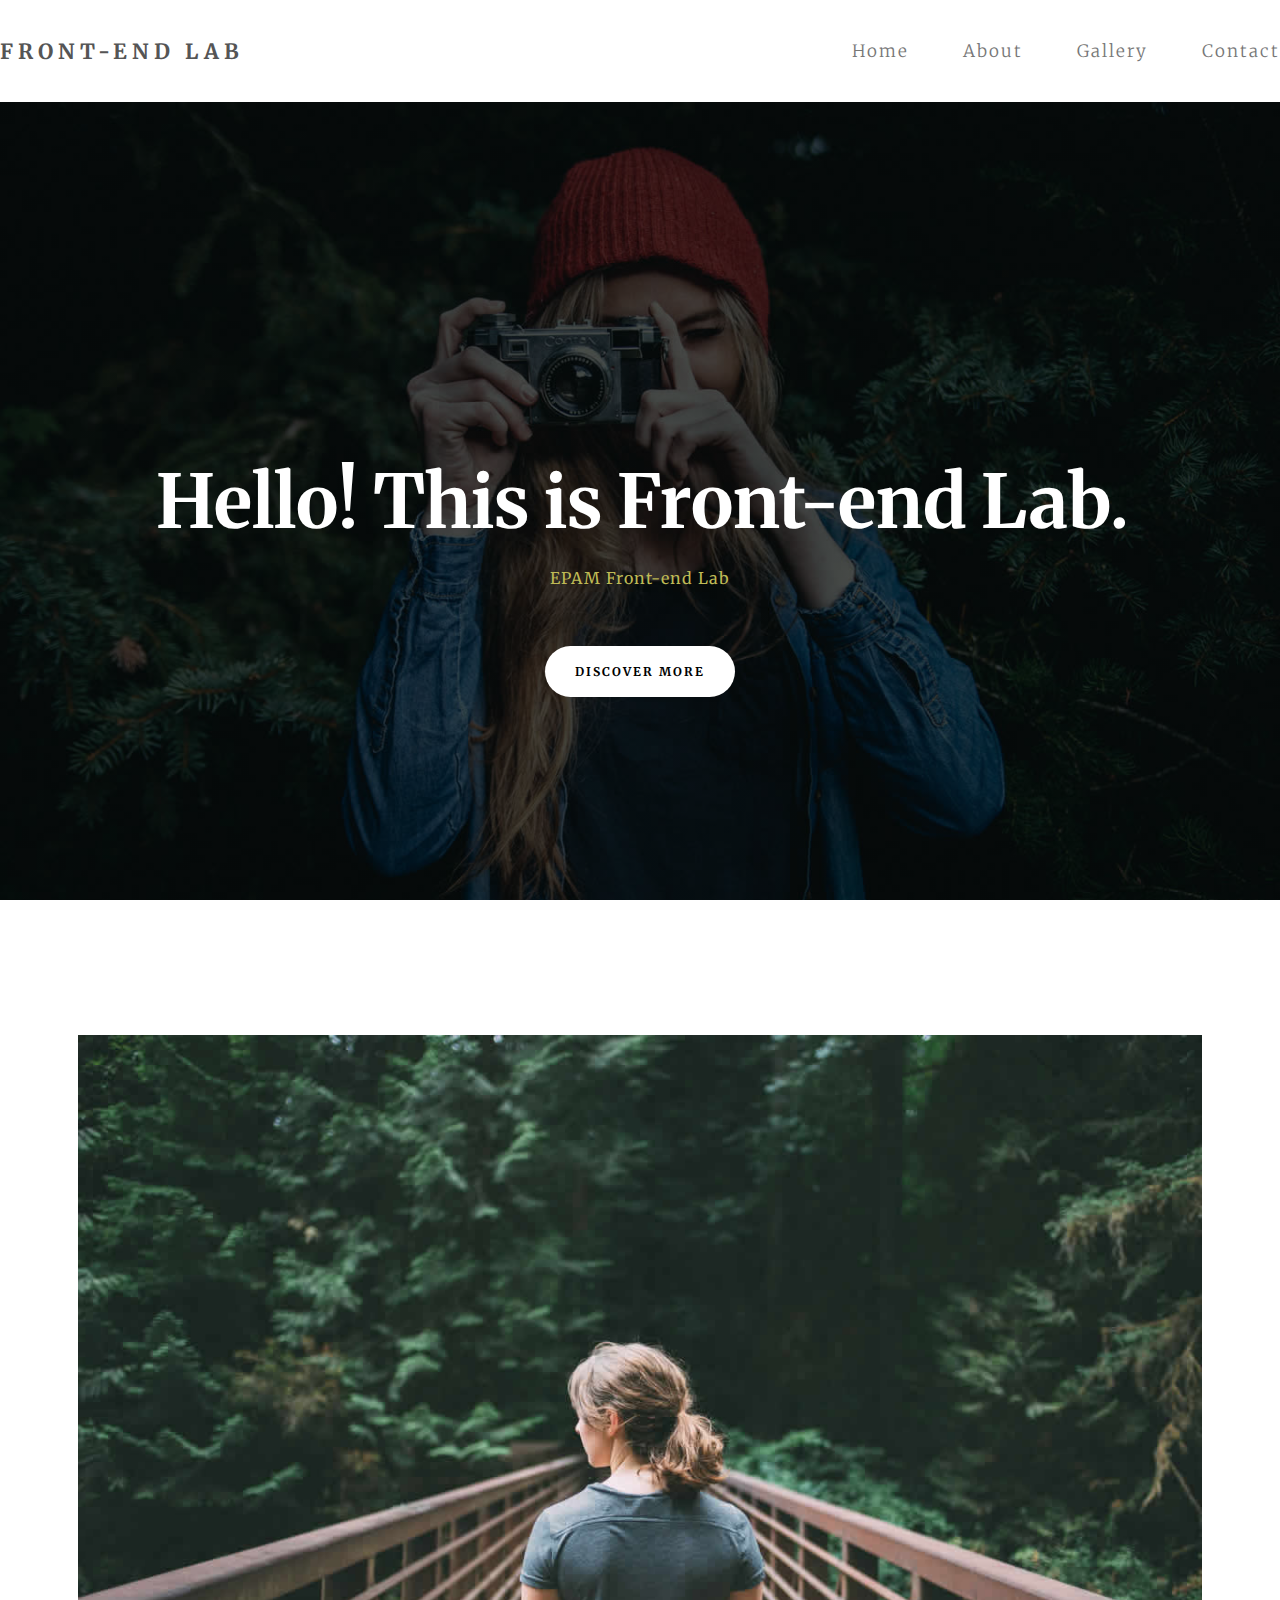
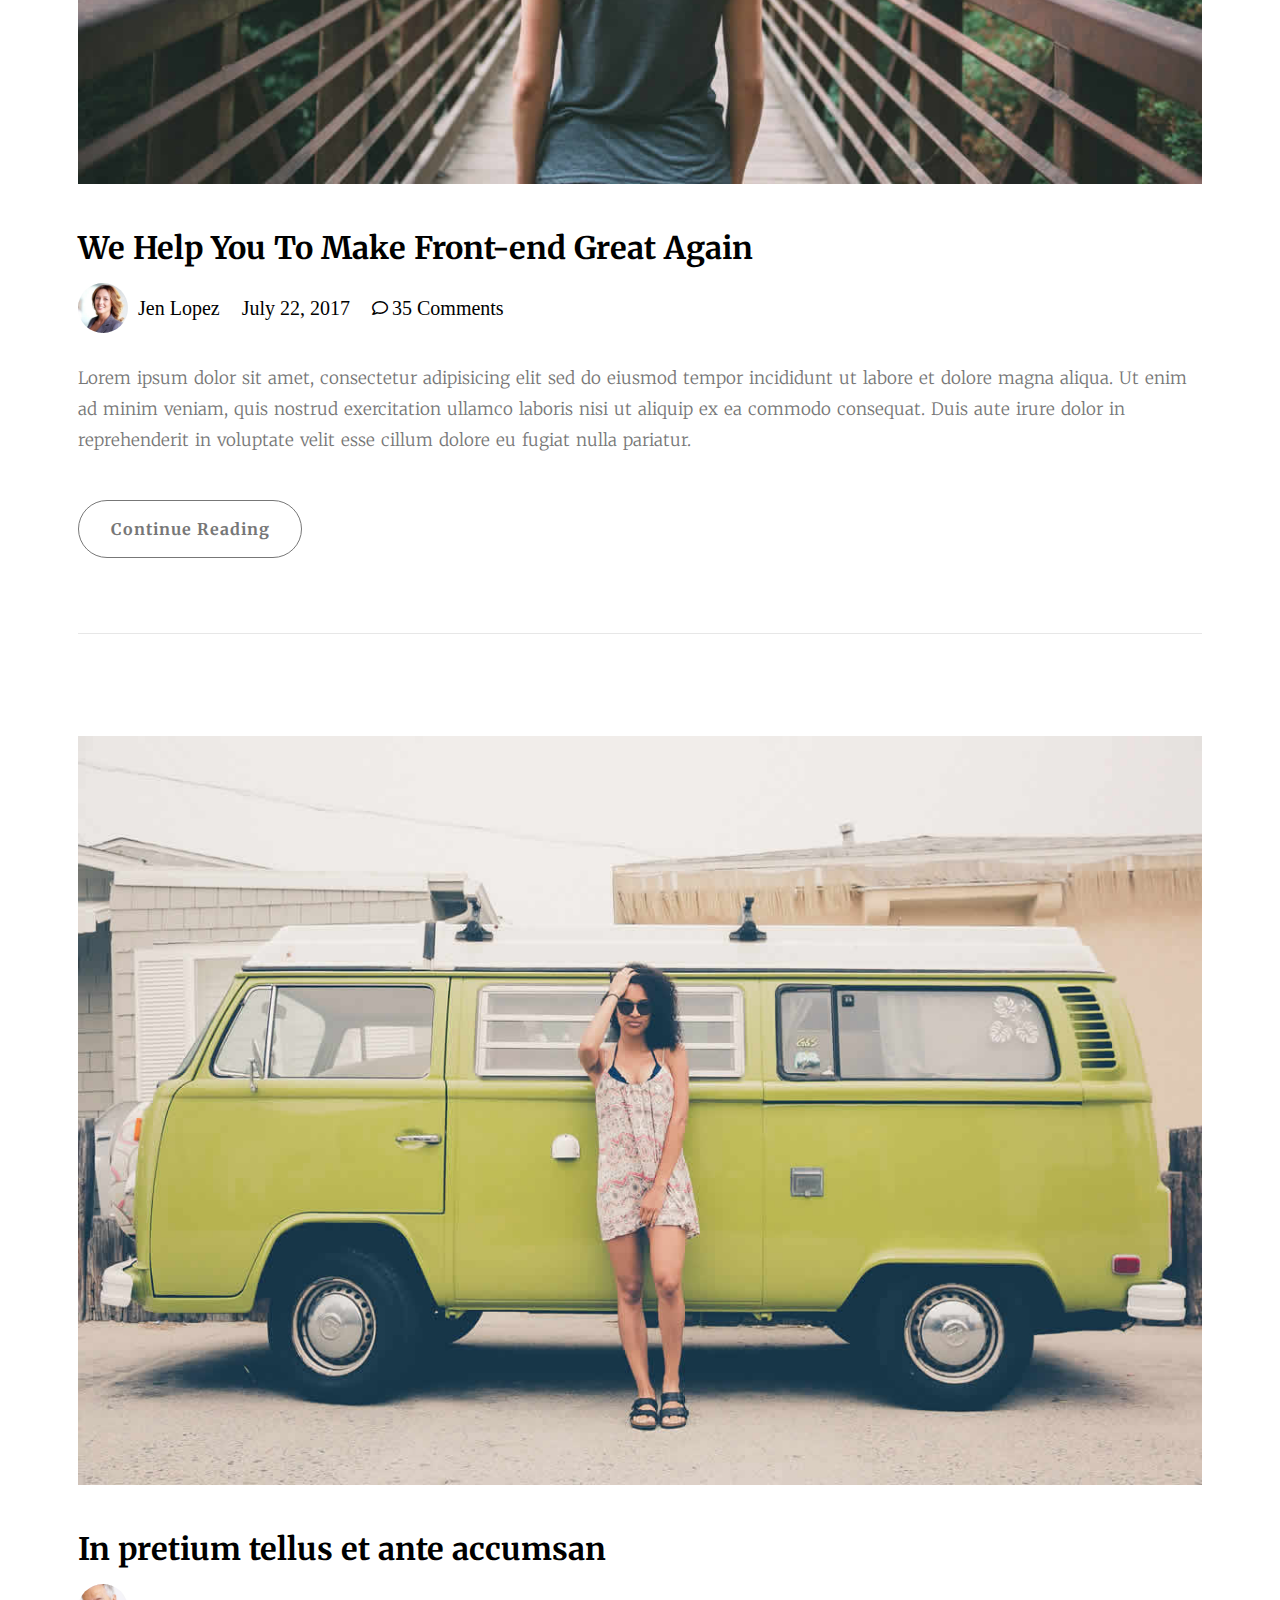
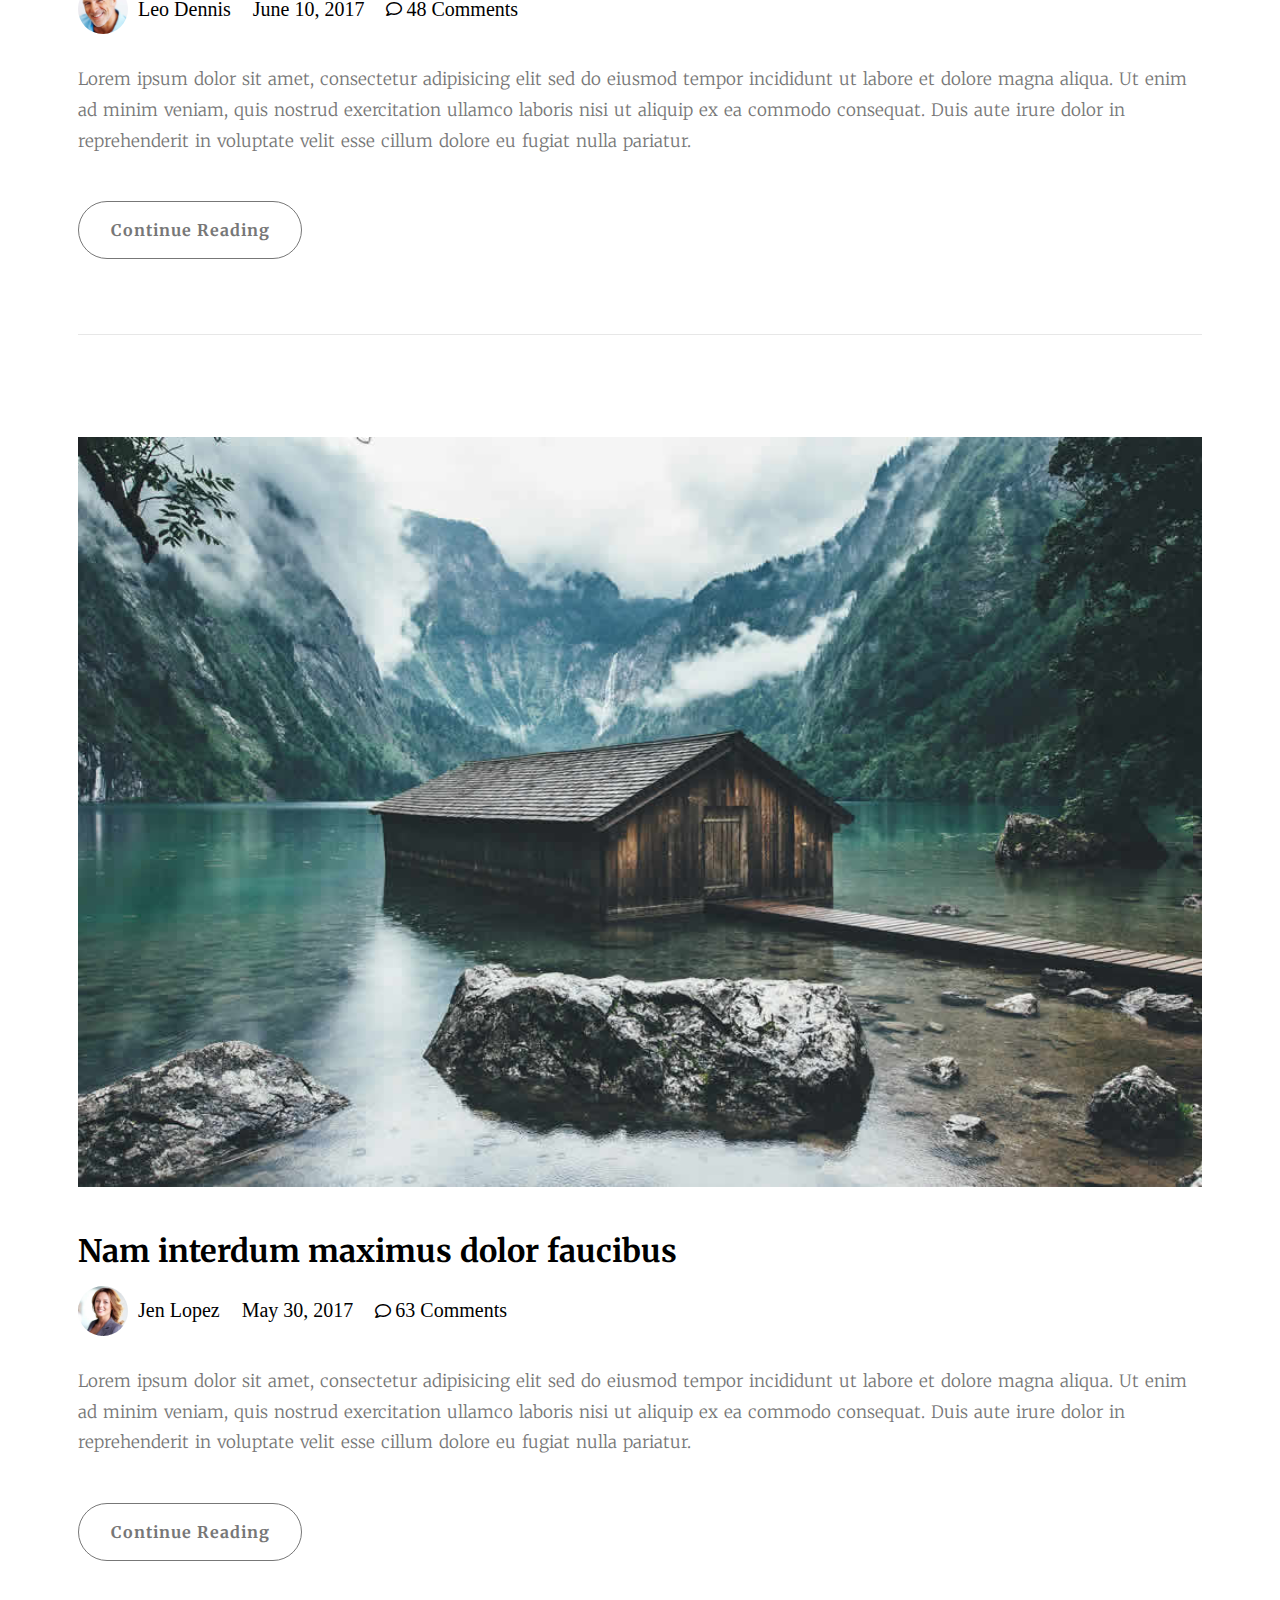
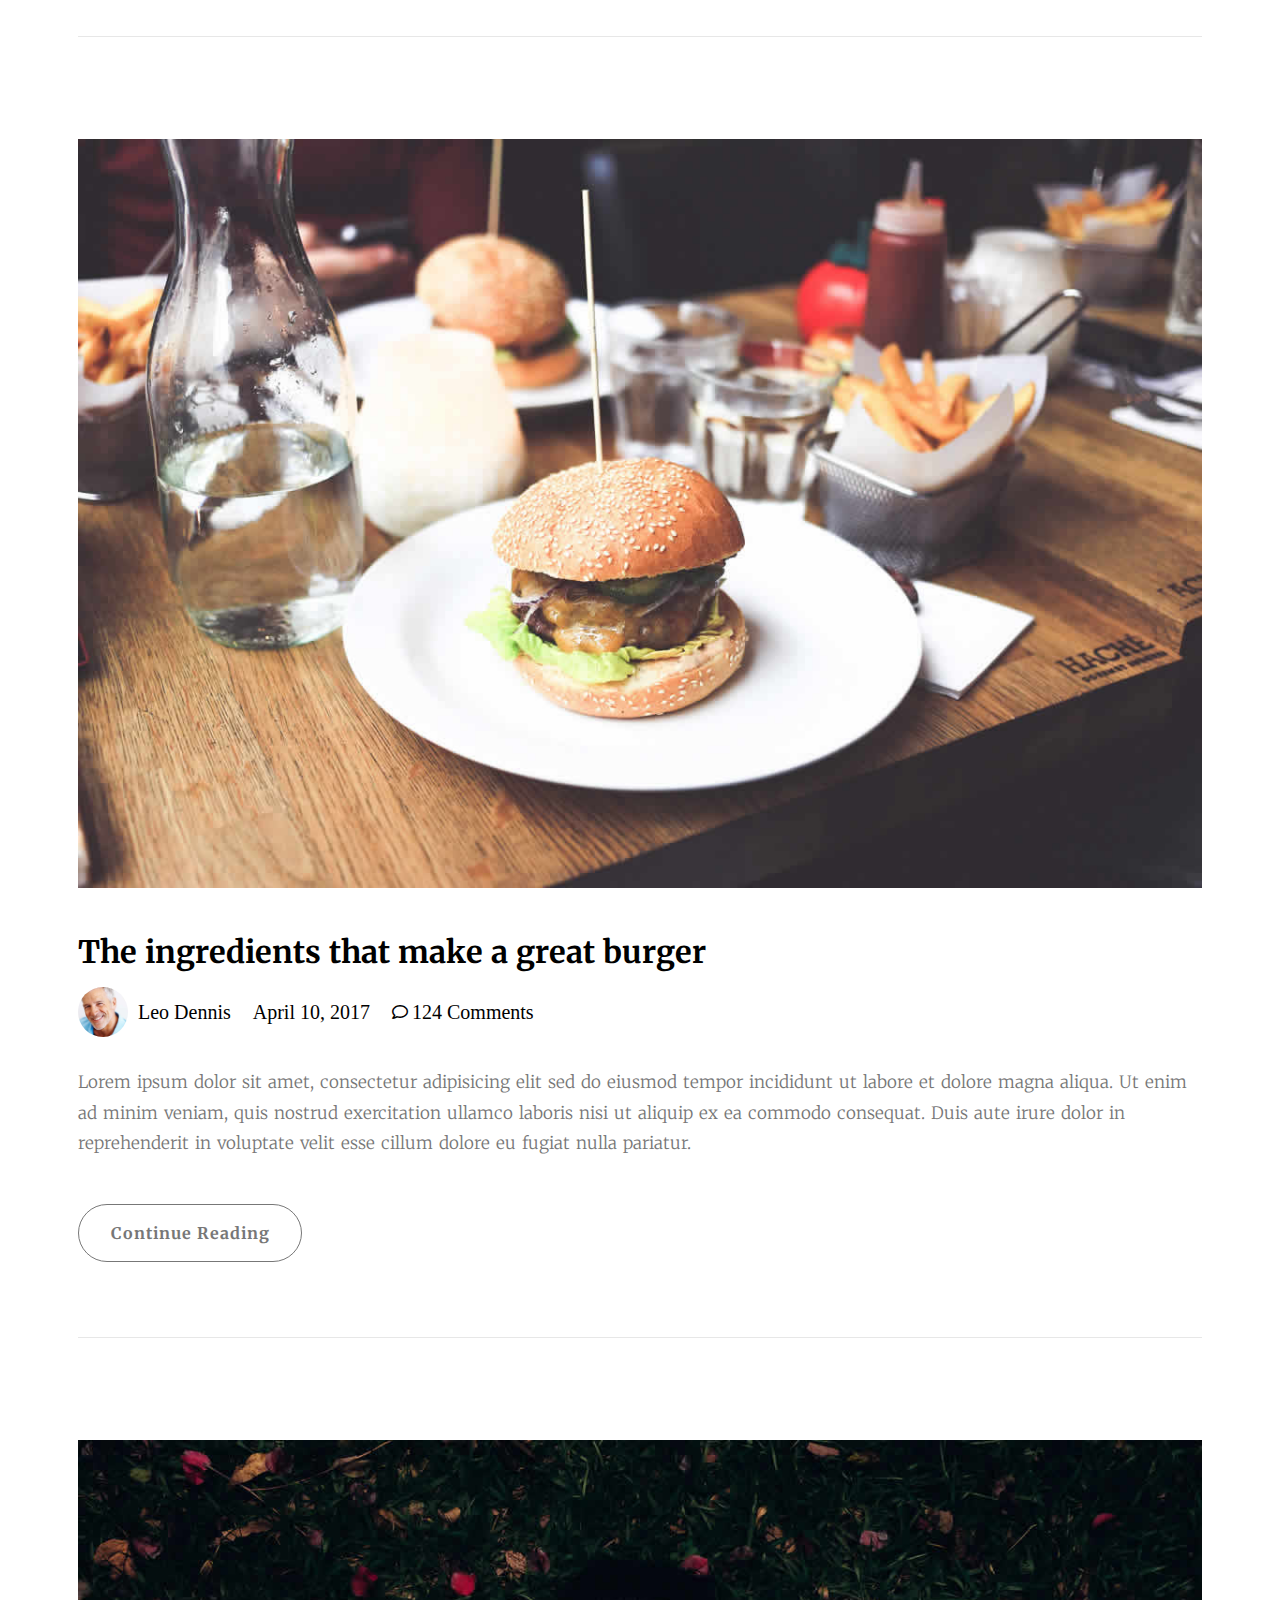
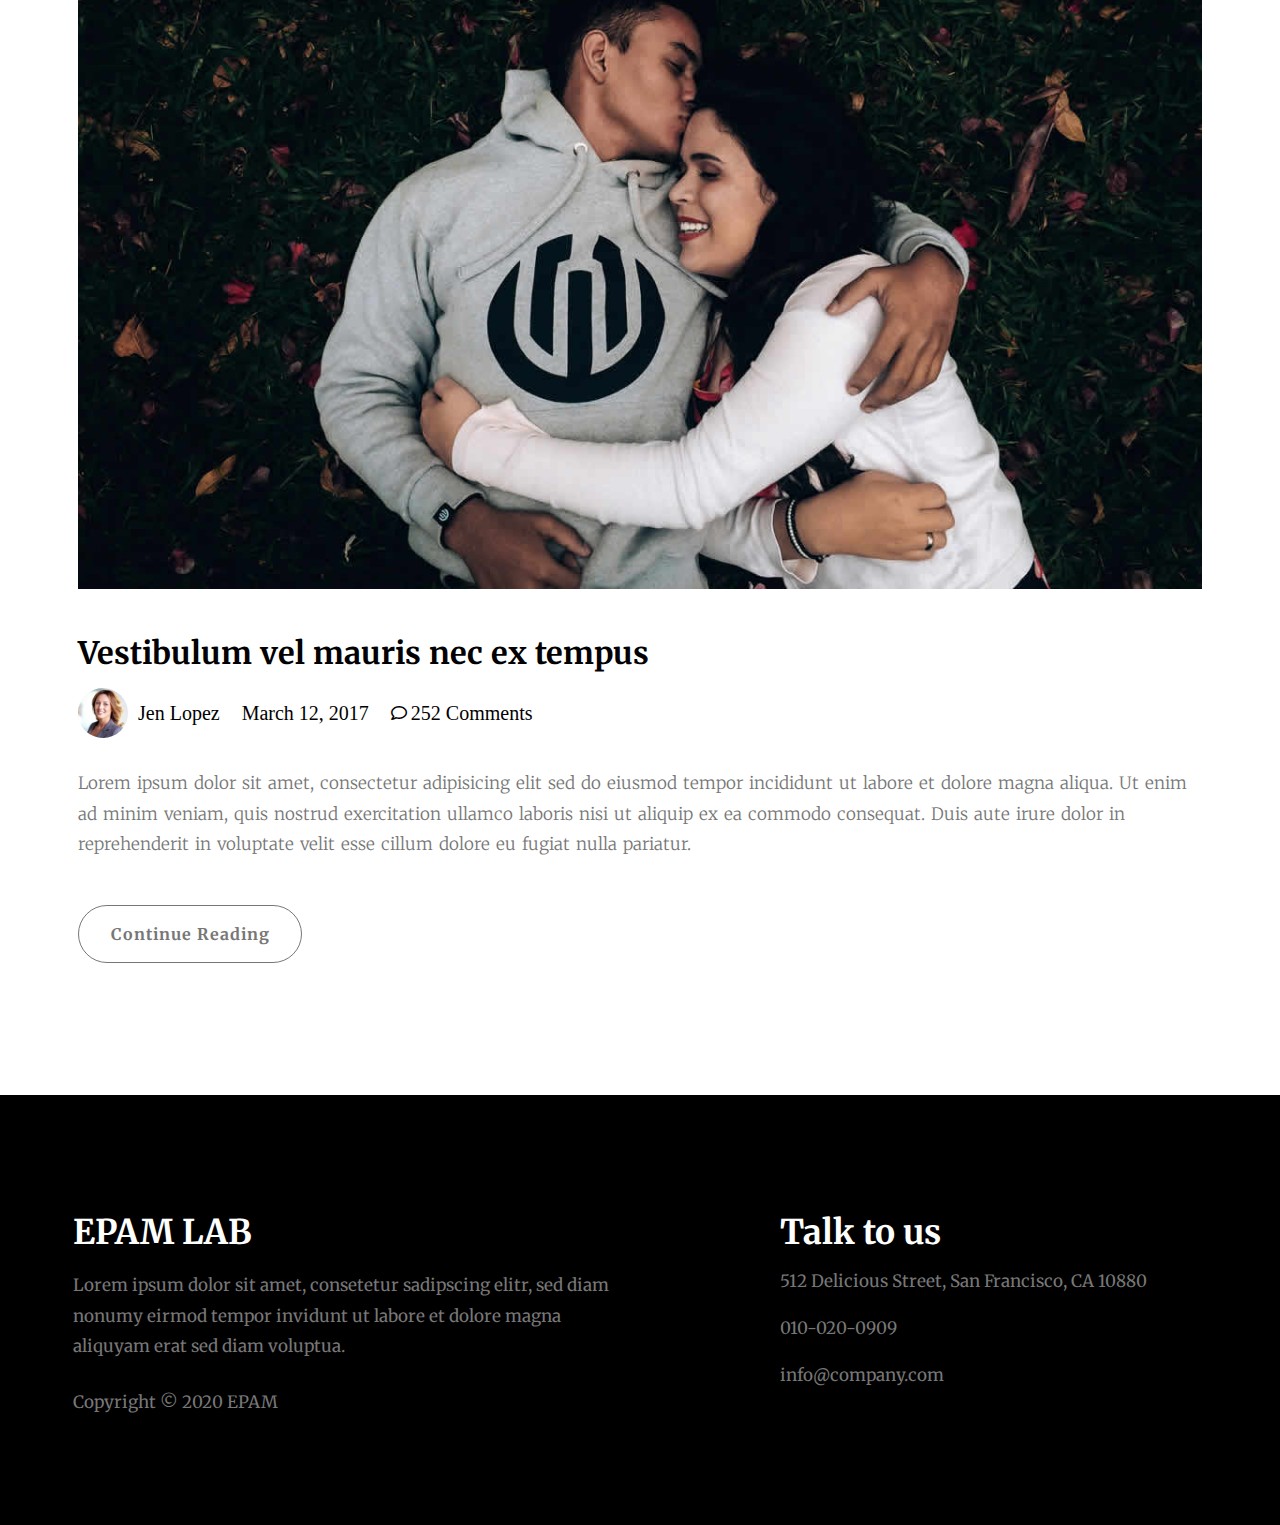
<file: FL13_HW4/homework/index.html>
<!DOCTYPE html>
<html lang="en">
<head>
    <meta charset="UTF-8">
    <meta name="viewport" content="width=device-width, initial-scale=1.0">
    <title>HW4 CSS Layouts</title>
    <link href="https://fonts.googleapis.com/css2?family=Merriweather:wght@300;400;700;900&display=swap" rel="stylesheet"> 
    <link rel="stylesheet" href="https://use.fontawesome.com/releases/v5.13.0/css/all.css"> 
    <link rel="stylesheet" href="./css/style.css">
</head>
<body>
    <header class="header">
        <div class="header-top__container">
            <div class="header-top">
                <div class="logo">
                    <a href="#">Front-end Lab</a>
                </div>
                <nav class="menu">
                    <ul>
                        <li><a href="#">Home</a></li>
                        <li><a href="#">About</a></li>
                        <li><a href="#">Gallery</a></li>
                        <li><a href="#">Contact</a></li>
                    </ul>
                </nav>
            </div>
        </div>
        <div class="banner">
            <div class="main-container">
                <div class="header-content">
                    <h1>Hello! This is Front-end Lab.</h1>
                    <p>EPAM Front-end Lab</p>
                    <a href="#" class="header-button">Discover More</a>
                </div>
            </div>
        </div>
    </header>
    <main class="main-container">
        <article class="article">
            <div class="article-photo">
                <img src="./img/blog-image1.jpg" alt="blog-image1">
            </div>
            <h2>We Help You To Make Front-end Great Again</h2>
            <div class="article-info">
                <img src="./img/author-image1.jpg" alt="Jen Lopez">
                <p>Jen Lopez</p>
                <p><time datetime="2017-07-22">July 22, 2017</time></p>
                <i class="far fa-comment"></i>
                <p class="comments">35 Comments</p>
            </div>
            <p>
                Lorem ipsum dolor sit amet, consectetur adipisicing elit sed do eiusmod tempor
                incididunt ut labore et dolore magna aliqua. Ut enim ad minim veniam, quis nostrud
                exercitation ullamco laboris nisi ut aliquip ex ea commodo consequat. Duis aute irure
                dolor in reprehenderit in voluptate velit esse cillum dolore eu fugiat nulla pariatur.
            </p>
            <a href="#" class="article-button">Continue Reading</a>
            <hr class="line">
        </article>
        <article class="article">
            <div class="article-photo">
                <img src="./img/blog-image2.jpg" alt="blog-image2">
            </div>
            <h2>In pretium tellus et ante accumsan</h2>
            <div class="article-info">
                <img src="./img/author-image2.jpg" alt="Leo Dennis">
                <p>Leo Dennis</p>
                <p><time datetime="2017-06-10">June 10, 2017</time></p>
                <i class="far fa-comment"></i>
                <p class="comments">48 Comments</p>
            </div>
            <p>
                Lorem ipsum dolor sit amet, consectetur adipisicing elit sed do eiusmod tempor
                incididunt ut labore et dolore magna aliqua. Ut enim ad minim veniam, quis nostrud
                exercitation ullamco laboris nisi ut aliquip ex ea commodo consequat. Duis aute irure
                dolor in reprehenderit in voluptate velit esse cillum dolore eu fugiat nulla pariatur.
            </p>
            <a href="#" class="article-button">Continue Reading</a>
            <hr class="line">
        </article>
        <article class="article">
            <div class="article-photo">
                <img src="./img/blog-image3.jpg" alt="blog-image3">
            </div>
            <h2>Nam interdum maximus dolor faucibus</h2>
            <div class="article-info">
                <img src="./img/author-image1.jpg" alt="Jen Lopez">
                <p>Jen Lopez</p>
                <p><time datetime="2017-05-30">May 30, 2017</time></p>
                <i class="far fa-comment"></i>
                <p class="comments">63 Comments</p>
            </div>
            <p>
                Lorem ipsum dolor sit amet, consectetur adipisicing elit sed do eiusmod tempor
                incididunt ut labore et dolore magna aliqua. Ut enim ad minim veniam, quis nostrud
                exercitation ullamco laboris nisi ut aliquip ex ea commodo consequat. Duis aute irure
                dolor in reprehenderit in voluptate velit esse cillum dolore eu fugiat nulla pariatur.
            </p>
            <a href="#" class="article-button">Continue Reading</a>
            <hr class="line">
        </article>
        <article class="article">
            <div class="article-photo">
                <img src="./img/blog-image4.jpg" alt="blog-image4">
            </div>
            <h2>The ingredients that make a great burger</h2>
            <div class="article-info">
                <img src="./img/author-image2.jpg" alt="Leo Dennis">
                <p>Leo Dennis</p>
                <p><time datetime="2017-04-10">April 10, 2017</time></p>
                <i class="far fa-comment"></i>
                <p class="comments">124 Comments</p>
            </div>
            <p>
                Lorem ipsum dolor sit amet, consectetur adipisicing elit sed do eiusmod tempor
                incididunt ut labore et dolore magna aliqua. Ut enim ad minim veniam, quis nostrud
                exercitation ullamco laboris nisi ut aliquip ex ea commodo consequat. Duis aute irure
                dolor in reprehenderit in voluptate velit esse cillum dolore eu fugiat nulla pariatur.
            </p>
            <a href="#" class="article-button">Continue Reading</a>
            <hr class="line">
        </article>
        <article class="article">
            <div class="article-photo">
                <img src="./img/blog-image5.jpg" alt="blog-image5">
            </div>
            <h2>Vestibulum vel mauris nec ex tempus</h2>
            <div class="article-info">
                <img src="./img/author-image1.jpg" alt="Jen Lopez">
                <p>Jen Lopez</p>
                <p><time datetime="2017-03-12">March 12, 2017</time></p>
                <i class="far fa-comment"></i>
                <p class="comments">252 Comments</p>
            </div>
            <p>
                Lorem ipsum dolor sit amet, consectetur adipisicing elit sed do eiusmod tempor
                incididunt ut labore et dolore magna aliqua. Ut enim ad minim veniam, quis nostrud
                exercitation ullamco laboris nisi ut aliquip ex ea commodo consequat. Duis aute irure
                dolor in reprehenderit in voluptate velit esse cillum dolore eu fugiat nulla pariatur.
            </p>
            <a href="#" class="article-button">Continue Reading</a>
        </article>
    </main>
    <footer class="footer">
        <div class="main-container">
            <div class="footer-content">
                <div class="col left-col">
                    <h3>EPAM LAB</h3>
                    <p>Lorem ipsum dolor sit amet, consetetur sadipscing elitr, sed diam nonumy eirmod tempor invidunt ut labore et dolore magna aliquyam erat sed diam voluptua.</p>
                    <p>Copyright © 2020 EPAM</p>
                </div>
                <div class="col right-col">
                    <h3>Talk to us</h3>
                    <p>512 Delicious Street, San Francisco, CA 10880</p>
                    <p>010-020-0909</p>
                    <p>info@company.com</p>
                </div>
            </div>
        </div>
    </footer>
</body>
</html>
</file>
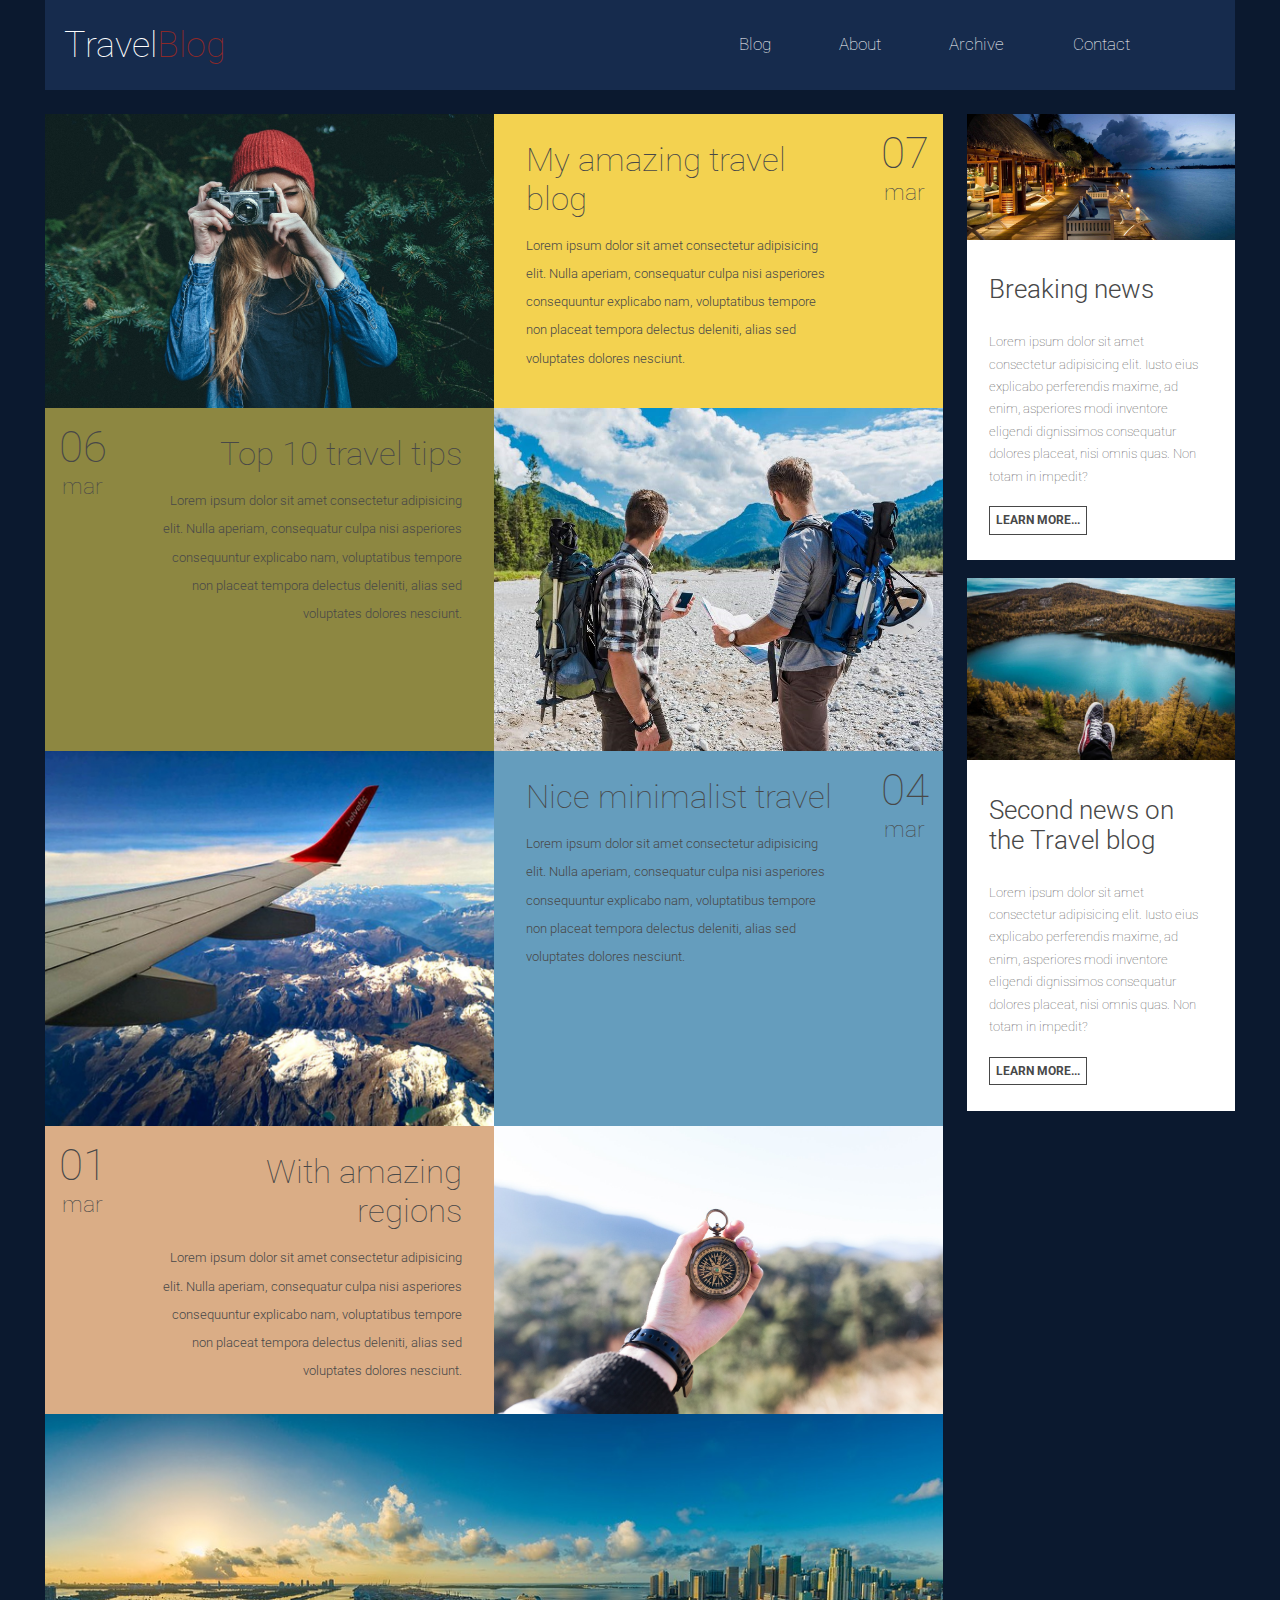
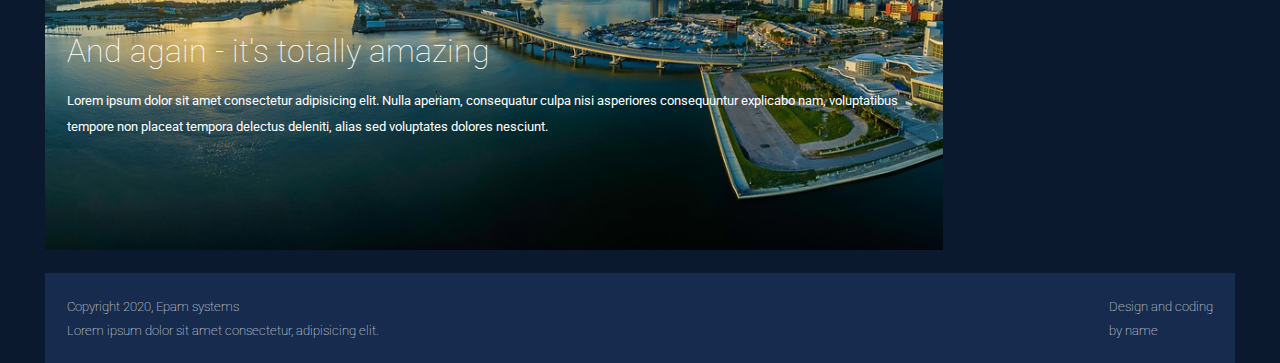
<file: FL13_HW5/homework/index.html>
<!DOCTYPE html>
<html lang="en">
<head>
  <meta charset="UTF-8">
  <meta name="viewport" content="width=device-width, initial-scale=1.0">
  <meta http-equiv="X-UA-Compatible" content="ie=edge">
  <link rel="stylesheet" href="./css/styles.css">
  <link href='https://fonts.googleapis.com/css?family=Roboto:400,100,300,700&subset=latin,latin-ext' rel='stylesheet' type='text/css'>
  <link rel="stylesheet" href="https://use.fontawesome.com/releases/v5.13.0/css/all.css">     
  <title>Responsive</title>
</head>
<body>
  <div class="container">
    <header class="header">
      <div class="header-burger">
        <span></span>
      </div>
      <div class="logo">
        <p>Travel<span>Blog</span></p>
      </div>
      <nav class="menu">
        <ul>
          <li><a href="#">Blog</a></li>
          <li><a href="#">About</a></li>
          <li><a href="#">Archive</a></li>
          <li><a href="#">Contact</a></li>
        </ul>
      </nav>
    </header>
    <main class="main-content">
      <article class="blog">
        <div class="banner">
          <h3>And again - it's totally amazing</h3>
          <p>Lorem ipsum dolor sit amet consectetur adipisicing elit. Nulla aperiam, consequatur culpa nisi asperiores consequuntur explicabo nam, voluptatibus tempore non placeat tempora delectus deleniti, alias sed voluptates dolores nesciunt.</p>
        </div>
        <section class="blog-card">
          <div class="photo">
            <img src="./img/post4.jpg" alt="post4">
          </div>
          <div class="content">
            <div class="text">
              <h3>With amazing regions</h3>
              <p>Lorem ipsum dolor sit amet consectetur adipisicing elit. Nulla aperiam, consequatur culpa nisi asperiores consequuntur explicabo nam, voluptatibus tempore non placeat tempora delectus deleniti, alias sed voluptates dolores nesciunt.</p>
            </div>
            <div class="date">
              <span>01</span>
              <p>mar</p>
            </div>
          </div>
        </section>
        <section class="blog-card">
          <div class="photo">
            <img src="./img/post3.jpg" alt="post3">
          </div>
          <div class="content">
            <div class="text">
              <h3>Nice minimalist travel</h3>
              <p>Lorem ipsum dolor sit amet consectetur adipisicing elit. Nulla aperiam, consequatur culpa nisi asperiores consequuntur explicabo nam, voluptatibus tempore non placeat tempora delectus deleniti, alias sed voluptates dolores nesciunt.</p>
            </div>
            <div class="date">
              <span>04</span>
              <p>mar</p>
            </div>
          </div>
        </section>
        <section class="blog-card">
          <div class="photo">
            <img src="./img/post2.jpg" alt="post2">
          </div>
          <div class="content">
            <div class="text">
              <h3>Top 10 travel tips</h3>
              <p>Lorem ipsum dolor sit amet consectetur adipisicing elit. Nulla aperiam, consequatur culpa nisi asperiores consequuntur explicabo nam, voluptatibus tempore non placeat tempora delectus deleniti, alias sed voluptates dolores nesciunt.</p>
            </div>
            <div class="date">
              <span>06</span>
              <p>mar</p>
            </div>
          </div>
        </section>
        <section class="blog-card">
          <div class="photo">
            <img src="./img/post1.jpg" alt="post1">
          </div>
          <div class="content">
            <div class="text">
              <h3>My amazing travel blog</h3>
              <p>Lorem ipsum dolor sit amet consectetur adipisicing elit. Nulla aperiam, consequatur culpa nisi asperiores consequuntur explicabo nam, voluptatibus tempore non placeat tempora delectus deleniti, alias sed voluptates dolores nesciunt.</p>
            </div>
            <div class="date">
              <span>07</span>
              <p>mar</p>
            </div>
          </div>
        </section>
      </article>
      <aside class="aside">
        <div class="news">
          <img src="./img/news1.jpg" alt="news1">
          <div class="news-info">
            <h3>Breaking news</h3>
            <p>Lorem ipsum dolor sit amet consectetur adipisicing elit. Iusto eius explicabo perferendis maxime, ad enim, asperiores modi inventore eligendi dignissimos consequatur dolores placeat, nisi omnis quas. Non totam in impedit?</p>
            <a href="#">Learn more...</a>
          </div>
        </div>
        <div class="news">
          <img src="./img/news2.jpg" alt="news2">
          <div class="news-info">
            <h3>Second news on the Travel blog</h3>
            <p>Lorem ipsum dolor sit amet consectetur adipisicing elit. Iusto eius explicabo perferendis maxime, ad enim, asperiores modi inventore eligendi dignissimos consequatur dolores placeat, nisi omnis quas. Non totam in impedit?</p>
            <a href="#">Learn more...</a>
          </div>
        </div>
      </aside>
    </main>
    <footer class="footer">
      <div class="rights">
        <p>Copyright 2020, Epam systems</p>
        <p>Lorem ipsum dolor sit amet consectetur, adipisicing elit.</p>
      </div>
      <div class="dev-info">
        <p>Design and coding<br> by name</p>
      </div>
    </footer>
  </div>
</body>
</html>
</file>
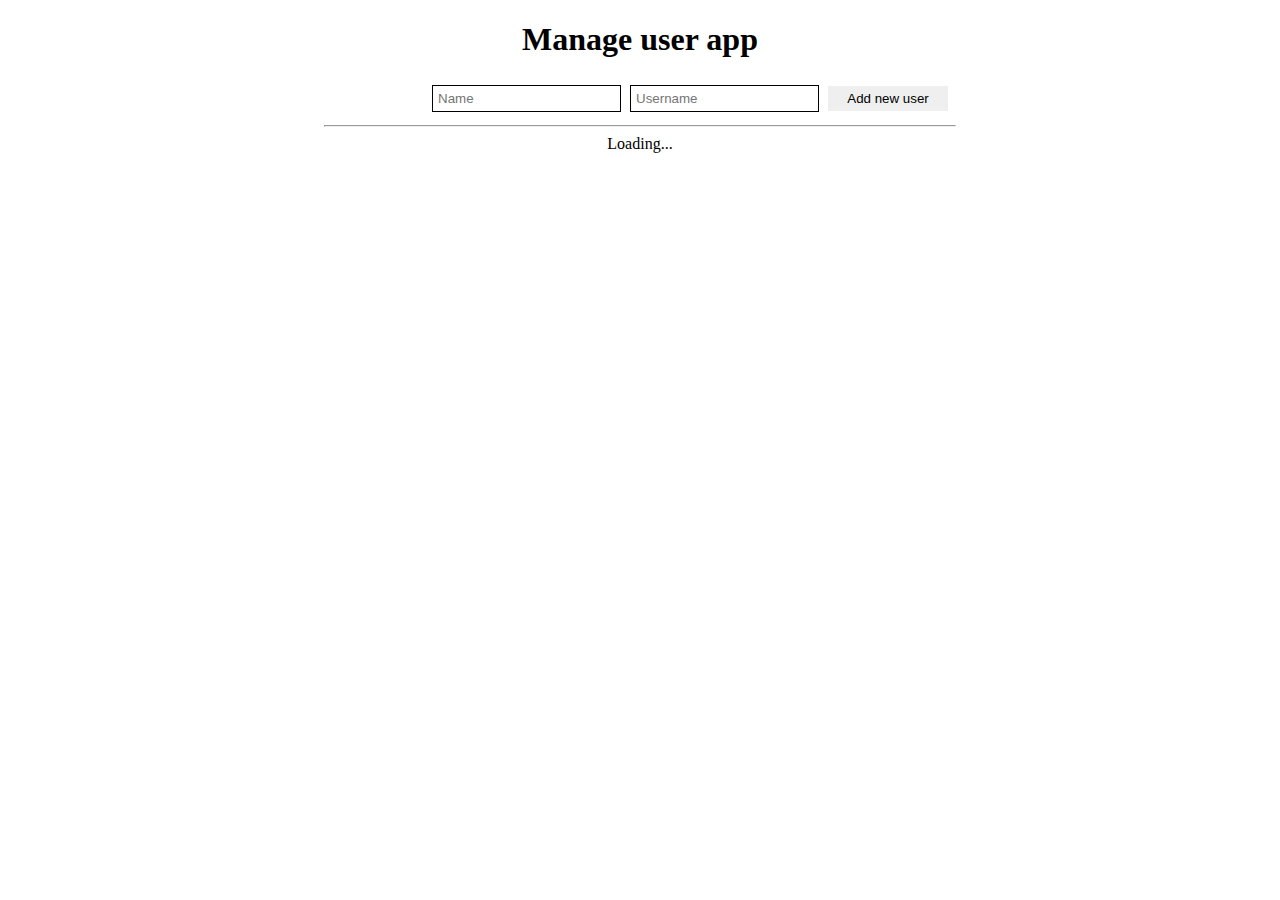
<file: FL13_HW16/homework/app/index.html>
<!DOCTYPE html>
<html lang="en">
<head>
  <meta charset="UTF-8">
  <meta name="viewport" content="width=device-width, initial-scale=1.0">
  <link rel="stylesheet" type="text/css" href="./styles/index.css">
  <title>UserList</title>
</head>
<body>
  <div id="app-container">
    <h1>Manage user app</h1>
    <form>
      <input type="text" id="name" placeholder="Name">
      <input type="text" id="username" placeholder="Username">
      <button id="addUser">Add new user</button>
    </form>
    <hr>
    <div id="content"></div>
  </div>
  <script src="./js/index.js"></script>
</body>
</html>
</file>
<file: FL13_HW1/homework/style.css>
html,body,div,span,applet,object,iframe,h1,h2,h3,h4,h5,h6,p,blockquote,pre,a,abbr,acronym,address,big,cite,code,del,dfn,em,font,img,ins,kbd,q,s,samp,small,strike,strong,sub,sup,tt,var,b,u,i,center,dl,dt,dd,ol,ul,li,fieldset,form,label,legend,table,caption,tbody,tfoot,thead,tr,th,td{background:transparent;border:0;margin:0;padding:0;vertical-align:baseline}body{line-height:1}h1,h2,h3,h4,h5,h6{clear:both;font-weight:normal}ol,ul{list-style:none}blockquote{quotes:none}blockquote:before,blockquote:after{content:'';content:none}del{text-decoration:line-through}table{border-collapse:collapse;border-spacing:0}a img{border:0}#container{float:left;margin:0 -240px 0 0;width:100%}#primary,#secondary{float:right;overflow:hidden;width:220px}#secondary{clear:right}#footer{clear:both;width:100%}.one-column #content{margin:0 auto;width:640px}.single-attachment #content{margin:0 auto;width:900px}body,input,textarea,.page-title span,.pingback a.url{font-family:Georgia,"Bitstream Charter",serif}h3#comments-title,h3#reply-title,#access .menu,#access div.menu ul,#cancel-comment-reply-link,.form-allowed-tags,#site-info,#site-title,#wp-calendar,.comment-meta,.comment-body tr th,.comment-body thead th,.entry-content label,.entry-content tr th,.entry-content thead th,.entry-meta,.entry-title,.entry-utility,#respond label,.navigation,.page-title,.pingback p,.reply,.widget-title,.wp-caption-text{font-family:"Helvetica Neue",Arial,Helvetica,"Nimbus Sans L",sans-serif}input[type="submit"]{font-family:"Helvetica Neue",Arial,Helvetica,"Nimbus Sans L",sans-serif}pre{font-family:"Courier 10 Pitch",Courier,monospace}code{font-family:Monaco,Consolas,"Andale Mono","DejaVu Sans Mono",monospace}#access .menu-header,div.menu,#colophon,#branding,#main,#wrapper{margin:0 auto;width:940px}#wrapper{background:#fff;margin-top:20px;padding:0 20px}#footer-widget-area{overflow:hidden}#footer-widget-area .widget-area{float:left;margin-right:20px;width:220px}#footer-widget-area #fourth{margin-right:0}#site-info{float:left;font-size:14px;font-weight:bold;width:700px}#site-generator{float:right;width:220px}body{background:#f1f1f1}body,input,textarea{color:#666;font-size:12px;line-height:18px}hr{background-color:#e7e7e7;border:0;clear:both;height:1px;margin-bottom:18px}p{margin-bottom:18px}ul{list-style:square;margin:0 0 18px 1.5em}ol{list-style:decimal;margin:0 0 18px 1.5em}ol ol{list-style:upper-alpha}ol ol ol{list-style:lower-roman}ol ol ol ol{list-style:lower-alpha}ul ul,ol ol,ul ol,ol ul{margin-bottom:0}dl{margin:0 0 24px 0}dt{font-weight:bold}dd{margin-bottom:18px}strong{font-weight:bold}cite,em,i{font-style:italic}big{font-size:131.25%}ins{background:#ffc;text-decoration:none}blockquote{font-style:italic;padding:0 3em}blockquote cite,blockquote em,blockquote i{font-style:normal}pre{background:#f7f7f7;color:#222;line-height:18px;margin-bottom:18px;overflow:auto;padding:1.5em}abbr,acronym{cursor:help}sup,sub{height:0;line-height:1;position:relative;vertical-align:baseline}sup{bottom:1ex}sub{top:.5ex}small{font-size:smaller}input{margin-bottom:10px}input[type="text"],input[type="password"],input[type="email"],input[type="url"],input[type="number"],textarea{background:#f9f9f9;border:1px solid #ccc;box-shadow:inset 1px 1px 1px rgba(0,0,0,0.1);-moz-box-shadow:inset 1px 1px 1px rgba(0,0,0,0.1);-webkit-box-shadow:inset 1px 1px 1px rgba(0,0,0,0.1);padding:2px}a:link{color:#06c}a:visited{color:#743399}a:active,a:hover{color:#ff4b33}.screen-reader-text{clip:rect(1px,1px,1px,1px);overflow:hidden;position:absolute !important;height:1px;width:1px}#header{padding:30px 0 0 0}#site-title{float:left;font-size:30px;line-height:36px;margin:0 0 18px 0;width:700px}#site-title a{color:#000;font-weight:bold;text-decoration:none}#site-description{color:#000;clear:right;float:right;font-style:italic;margin:15px 0 18px 0;opacity:.65;width:220px}#branding img{border-top:4px solid #000;border-bottom:1px solid #000;display:block;float:left}#access{background:#000;display:block;float:left;margin:0 auto;width:940px}#access .menu-header,div.menu{font-size:13px;margin-left:12px;width:928px}#access .menu-header ul,div.menu ul{list-style:none;margin:0}#access .menu-header li,div.menu li{float:left;position:relative}#access a{color:#aaa;display:block;line-height:38px;padding:0 10px;text-decoration:none}#access ul ul{box-shadow:0 3px 3px rgba(0,0,0,0.2);-moz-box-shadow:0 3px 3px rgba(0,0,0,0.2);-webkit-box-shadow:0 3px 3px rgba(0,0,0,0.2);display:none;position:absolute;top:38px;left:0;float:left;width:180px;z-index:99999}#access ul ul li{min-width:180px}#access ul ul ul{left:100%;top:0}#access ul ul a{background:#333;line-height:1em;padding:10px;width:160px;height:auto}#access li:hover>a,#access ul ul:hover>a{background:#333;color:#fff}#access ul li:hover>ul{display:block}#access ul li.current_page_item>a,#access ul li.current_page_ancestor>a,#access ul li.current-menu-ancestor>a,#access ul li.current-menu-item>a,#access ul li.current-menu-parent>a{color:#fff}* html #access ul li.current_page_item a,* html #access ul li.current_page_ancestor a,* html #access ul li.current-menu-ancestor a,* html #access ul li.current-menu-item a,* html #access ul li.current-menu-parent a,* html #access ul li a:hover{color:#fff}#main{clear:both;overflow:hidden;padding:40px 0 0 0}#content{margin-bottom:36px}#content,#content input,#content textarea{color:#333;font-size:16px;line-height:24px}#content p,#content ul,#content ol,#content dd,#content pre,#content hr{margin-bottom:24px}#content ul ul,#content ol ol,#content ul ol,#content ol ul{margin-bottom:0}#content pre,#content kbd,#content tt,#content var{font-size:15px;line-height:21px}#content code{font-size:13px}#content dt,#content th{color:#000}#content h1,#content h2,#content h3,#content h4,#content h5,#content h6{color:#000;line-height:1.5em;margin:0 0 20px 0}#content table{border:1px solid #e7e7e7;margin:0 -1px 24px 0;text-align:left;width:100%}#content tr th,#content thead th{color:#777;font-size:12px;font-weight:bold;line-height:18px;padding:9px 24px;border-right:1px solid #e7e7e7}#content tr td{border-top:1px solid #e7e7e7;padding:6px 24px;border-right:1px solid #e7e7e7}#content tr.odd td{background:#f2f7fc}.hentry{margin:0 0 48px 0}.home .sticky{background:#f2f7fc;border-top:4px solid #000;margin-left:-20px;margin-right:-20px;padding:18px 20px}.single .hentry{margin:0 0 36px 0}.page-title{color:#000;font-size:14px;font-weight:bold;margin:0 0 36px 0}.page-title span{color:#333;font-size:16px;font-style:italic;font-weight:normal}.page-title a:link,.page-title a:visited{color:#777;text-decoration:none}.page-title a:active,.page-title a:hover{color:#ff4b33}#content .entry-title{color:#000;font-size:21px;font-weight:bold;line-height:1.3em;margin-bottom:0}.entry-title a:link,.entry-title a:visited{color:#000;text-decoration:none}.entry-title a:active,.entry-title a:hover{color:#ff4b33}.entry-meta{color:#777;font-size:12px}.entry-meta abbr,.entry-utility abbr{border:0}.entry-meta abbr:hover,.entry-utility abbr:hover{border-bottom:1px dotted #666}.single-author .by-author{position:absolute !important;clip:rect(1px 1px 1px 1px);clip:rect(1px,1px,1px,1px)}.entry-content,.entry-summary{clear:both;padding:12px 0 0 0}.entry-content .more-link{white-space:nowrap}#content .entry-summary p:last-child{margin-bottom:12px}.entry-content fieldset{border:1px solid #e7e7e7;margin:0 0 24px 0;padding:24px}.entry-content fieldset legend{background:#fff;color:#000;font-weight:bold;padding:0 24px}.entry-content input{margin:0 0 24px 0}.entry-content input.file,.entry-content input.button{margin-right:24px}.entry-content label{color:#777;font-size:12px}.entry-content select{margin:0 0 24px 0}.entry-content sup,.entry-content sub{font-size:10px}.entry-content blockquote.left{float:left;margin-left:0;margin-right:24px;text-align:right;width:33%}.entry-content blockquote.right{float:right;margin-left:24px;margin-right:0;text-align:left;width:33%}.page-link{clear:both;color:#000;font-weight:bold;line-height:48px;word-spacing:.5em}.page-link a:link,.page-link a:visited{background:#f1f1f1;color:#333;font-weight:normal;padding:.5em .75em;text-decoration:none}.home .sticky .page-link a{background:#d9e8f7}.page-link a:active,.page-link a:hover{color:#ff4b33}body.page .edit-link{clear:both;display:block}#entry-author-info{background:#f2f7fc;border-top:4px solid #000;clear:both;font-size:14px;line-height:20px;margin:24px 0;overflow:hidden;padding:18px 20px}#entry-author-info #author-avatar{background:#fff;border:1px solid #e7e7e7;float:left;height:60px;margin:0 -104px 0 0;padding:11px}#entry-author-info #author-description{float:left;margin:0 0 0 104px}#entry-author-info h2{color:#000;font-size:100%;font-weight:bold;margin-bottom:0}.entry-utility{clear:both;color:#777;font-size:12px;line-height:18px}.entry-meta a,.entry-utility a{color:#777}.entry-meta a:hover,.entry-utility a:hover{color:#ff4b33}#content .video-player{padding:0}.format-standard .wp-video,.format-standard .wp-audio-shortcode,.format-audio .wp-audio-shortcode,.format-standard .video-player{margin-bottom:24px}.home #content .format-aside p,.home #content .category-asides p{font-size:14px;line-height:20px;margin-bottom:10px;margin-top:0}.format-gallery .size-thumbnail img,.category-gallery .size-thumbnail img{border:10px solid #f1f1f1;margin-bottom:0}.format-gallery .gallery-thumb,.category-gallery .gallery-thumb{float:left;margin-right:20px;margin-top:-4px}.home #content .format-gallery .entry-utility,.home #content .category-gallery .entry-utility{padding-top:4px}.attachment .entry-content .entry-caption{font-size:140%;margin-top:24px}.attachment .entry-content .nav-previous a:before{content:'\2190\00a0'}.attachment .entry-content .nav-next a:after{content:'\00a0\2192'}#content img.size-auto,#content img.size-full,#content img.size-large,#content img.size-medium,#content .entry-attachment img,#content .widget-container img{max-width:100%;height:auto}#ie8 #content img.size-auto,#ie8 #content img.size-full,#ie8 #content img.size-large,#ie8 #content img.size-medium,#ie8 #content .entry-attachment img{width:auto}.alignleft,img.alignleft{display:inline;float:left;margin-right:24px;margin-top:4px}.alignright,img.alignright{display:inline;float:right;margin-left:24px;margin-top:4px}.aligncenter,img.aligncenter{clear:both;display:block;margin-left:auto;margin-right:auto}img.alignleft,img.alignright,img.aligncenter{margin-bottom:12px}.wp-caption{background:#f1f1f1;line-height:18px;margin-bottom:20px;max-width:100%;padding:4px;text-align:center}.wp-caption img{margin:5px 5px 0;max-width:622px}.wp-caption p.wp-caption-text{color:#777;font-size:12px;margin:5px}.wp-smiley{margin:0}.gallery{margin:0 auto 18px}.gallery .gallery-item{float:left;margin-top:0;text-align:center}.gallery-columns-1 .gallery-item{width:100%}.gallery-columns-2 .gallery-item{width:50%}.gallery-columns-3 .gallery-item{width:33%}.gallery-columns-4 .gallery-item{width:25%}.gallery-columns-5 .gallery-item{width:20%}.gallery-columns-6 .gallery-item{width:16%}.gallery-columns-7 .gallery-item{width:14%}.gallery-columns-8 .gallery-item{width:12%}.gallery-columns-9 .gallery-item{width:11%}.gallery-columns-1 img{max-width:620px}.gallery-columns-2 img{max-width:288px}.gallery-columns-3 img{max-width:177px}.gallery-columns-4 img{max-width:122px}.gallery-columns-5 img{max-width:88px}.gallery-columns-6 img{max-width:66px}.gallery-columns-7 img{max-width:50px}.gallery-columns-8 img{max-width:39px}.gallery-columns-9 img{max-width:29px}.gallery-item img{height:auto}.gallery-columns-2 .attachment-medium{max-width:92%;height:auto}.gallery-columns-4 .attachment-thumbnail{max-width:84%;height:auto}.gallery .gallery-caption{color:#777;font-size:12px;margin:0 0 12px}.gallery dl{margin:0}.gallery img{border:10px solid #f1f1f1}.gallery br+br{display:none}#content .entry-attachment img{display:block;margin:0 auto}.navigation{color:#777;font-size:12px;line-height:18px;overflow:hidden}.navigation a:link,.navigation a:visited{color:#777;text-decoration:none}.navigation a:active,.navigation a:hover{color:#ff4b33}.nav-previous{float:left;width:50%}.nav-next{float:right;text-align:right;width:50%}#nav-above{margin:0 0 18px 0}#nav-above{display:none}.paged #nav-above,.single #nav-above{display:block}#nav-below{margin:-18px 0 0 0}#comments{clear:both}#comments .navigation{padding:0 0 18px 0}h3#comments-title,h3#reply-title{color:#000;font-size:20px;font-weight:bold;margin-bottom:0}h3#comments-title{padding:24px 0}.commentlist{list-style:none;margin:0}.commentlist li.comment{border-bottom:1px solid #e7e7e7;line-height:24px;margin:0 0 24px 0;padding:0 0 0 56px;position:relative}.commentlist li:last-child{border-bottom:0;margin-bottom:0}#comments .comment-body ul,#comments .comment-body ol{margin-bottom:18px}#comments .comment-body p:last-child{margin-bottom:6px}#comments .comment-body blockquote p:last-child{margin-bottom:24px}.commentlist ol{list-style:decimal}.commentlist .avatar{position:absolute;top:4px;left:0}.comment-author cite{color:#000;font-style:normal;font-weight:bold}.comment-author .says{font-style:italic}.comment-meta{font-size:12px;margin:0 0 18px 0}.comment-meta a:link,.comment-meta a:visited{color:#777;text-decoration:none}.comment-meta a:active,.comment-meta a:hover{color:#ff4b33}.commentlist .bypostauthor>div{background:#f2f7fc;border-top:4px solid #000;margin-bottom:10px;padding:10px 0 0 20px}.reply{font-size:12px;padding:0 0 24px 0}.reply a,a.comment-edit-link{color:#777}.reply a:hover,a.comment-edit-link:hover{color:#ff4b33}.commentlist .children{list-style:none;margin:0}.commentlist .children li{border:0;margin:0}.nopassword,.nocomments{display:none}#comments .pingback{border-bottom:1px solid #e7e7e7;margin-bottom:18px;padding-bottom:18px}.commentlist li.comment+li.pingback{margin-top:-6px}#comments .pingback p{color:#777;display:block;font-size:12px;line-height:18px;margin:0}#comments .pingback .url{font-size:13px;font-style:italic}input[type="submit"]{color:#333}form{text-align:right}input{width:200px}#respond{border-top:1px solid #e7e7e7;margin:24px 0;overflow:hidden;position:relative}#respond p{margin:0}#respond .comment-notes{margin-bottom:1em}.form-allowed-tags{line-height:1em}.children #respond{margin:0 48px 0 0}h3#reply-title{margin:18px 0}#comments-list #respond{margin:0 0 18px 0}#comments-list ul #respond{margin:0}#cancel-comment-reply-link{font-size:12px;font-weight:normal;line-height:18px}#respond .required{color:#ff4b33;font-weight:bold}#respond label{color:#777;font-size:12px}#respond input{margin:0 0 9px;width:98%}#respond textarea{width:98%}#respond .form-allowed-tags{color:#777;font-size:12px;line-height:18px}#respond .form-allowed-tags code{font-size:11px}#respond .form-submit{margin:12px 0}#respond .form-submit input{font-size:14px;width:auto}.widget-area ul{list-style:none;margin-left:0}.widget-area ul ul{list-style:square;margin-left:1.3em}.widget-area select{max-width:100%}.widget_search #s{width:60%}.widget_search label{display:none}.widget-container{word-wrap:break-word;-webkit-hyphens:auto;-moz-hyphens:auto;hyphens:auto;margin:0 0 18px 0}.widget-container .wp-caption img{margin:auto}.widget-container.widget_image .wp-caption{width:auto}.widget-container.widget_image .wp-caption img{margin-left:-8px}.widget-title{color:#222;font-size:14px;font-weight:bold}.widget-area a:link,.widget-area a:visited{text-decoration:none}.widget-area a:active,.widget-area a:hover{text-decoration:underline}.widget-area .entry-meta{font-size:11px}#wp_tag_cloud div{line-height:1.6em}#wp-calendar{width:100%}#wp-calendar caption{color:#222;font-size:14px;font-weight:bold;padding-bottom:4px;text-align:left}#wp-calendar thead{font-size:11px}#wp-calendar tbody{color:#aaa}#wp-calendar tbody td{background:#f5f5f5;border:1px solid #fff;padding:3px 0 2px;text-align:center}#wp-calendar tbody .pad{background:0}#wp-calendar tfoot #next{text-align:right}.widget_rss a.rsswidget{color:#000}.widget_rss a.rsswidget:hover{color:#ff4b33}.widget_rss .widget-title img{width:11px;height:11px}#main .widget-area ul{margin-left:0;padding:0 20px 0 0}#main .widget-area ul ul{border:0;margin-left:1.3em;padding:0}#main .widget-container.music-player ul{margin:0}#footer{margin-bottom:20px}#colophon{border-top:4px solid #000;margin-top:-4px;overflow:hidden;padding:18px 0}#site-info{font-weight:bold}#site-info a{color:#000;text-decoration:none}#site-generator{font-style:italic;position:relative}#site-generator a{background:url(images/wordpress.png) center left no-repeat;color:#666;display:inline-block;line-height:16px;padding-left:20px;text-decoration:none}#site-generator a:hover{text-decoration:underline}img#wpstats{display:block;margin:0 auto 10px}pre{-webkit-text-size-adjust:140%}code{-webkit-text-size-adjust:160%}#access,.entry-meta,.entry-utility,.navigation,.widget-area{-webkit-text-size-adjust:120%}#site-description{-webkit-text-size-adjust:none}@media print{body{background:none !important}#wrapper{clear:both !important;display:block !important;float:none !important;position:relative !important}#header{border-bottom:2pt solid #000;padding-bottom:18pt}#colophon{border-top:2pt solid #000}#site-title,#site-description{float:none;line-height:1.4em;margin:0;padding:0}#site-title{font-size:13pt}.entry-content{font-size:14pt;line-height:1.6em}.entry-title{font-size:21pt}#access,#branding img,#respond,.comment-edit-link,.edit-link,.navigation,.page-link,.widget-area{display:none !important}#container,#header,#footer{margin:0;width:100%}#content,.one-column #content{margin:24pt 0 0;width:100%}.wp-caption p{font-size:11pt}#site-info,#site-generator{float:none;width:auto}#colophon{width:auto}img#wpstats{display:none}#site-generator a{margin:0;padding:0}#entry-author-info{border:1px solid #e7e7e7}#main{display:inline}.home .sticky{border:0}}img{width:140px;vertical-align:middle;display:block;margin:0 auto;margin-left:calc(50% - 50px);margin-bottom:20px}nav>a{padding:10px;color:#0279c1}nav>a b:hover{color:#00527a}nav>a:visited{color:#0279c1}article{padding-left:10px}footer{margin-top:20px;padding:40px 20px;text-align:center;background:#3333}
</file>
<file: FL13_HW11/homework/material-icons/material-icons.css>
@font-face {
  font-family: 'Material Icons';
  font-style: normal;
  font-weight: 400;
  src: url(MaterialIcons-Regular.eot); /* For IE6-8 */
  src: local('Material Icons'),
       local('MaterialIcons-Regular'),
       url(MaterialIcons-Regular.woff2) format('woff2'),
       url(MaterialIcons-Regular.woff) format('woff'),
       url(MaterialIcons-Regular.ttf) format('truetype');
}

.material-icons {
  font-family: 'Material Icons';
  font-weight: normal;
  font-style: normal;
  font-size: 24px;  /* Preferred icon size */
  display: inline-block;
  line-height: 1;
  text-transform: none;
  letter-spacing: normal;
  word-wrap: normal;
  white-space: nowrap;
  direction: ltr;

  /* Support for all WebKit browsers. */
  -webkit-font-smoothing: antialiased;
  /* Support for Safari and Chrome. */
  text-rendering: optimizeLegibility;

  /* Support for Firefox. */
  -moz-osx-font-smoothing: grayscale;

  /* Support for IE. */
  font-feature-settings: 'liga';
}
</file>
<file: FL13_HW11/homework/styles.css>
ul {
    list-style: none;
}
span {
    display: inline-block;
    background: transparent;
}

span:hover {
    background: rgba(192, 192, 192);
    cursor: pointer;
}

.focused {
    background: rgba(192, 192, 192);
    cursor: pointer;
}

.show {
    display: block;
}

.close {
    display: none;
}

input {
    border: none;
    background: none;
}
input:hover {
    cursor: pointer;
}

i {
    color: yellow;
}

.file {
    color: gray;
}

.clickMenu {
    margin: 0;
    padding: 0;
    position: fixed;
    top: 0;
    left: 0;
    display: none;
    box-shadow: 2px 2px 5px 1px rgba(168,166,168,1);
    
}

.clickMenu.active{
    display: block;
}

.clickMenu li {
    background-color: rgb(243, 243, 243);
    padding: 0 10px;
}

.clickMenu li:hover {
    cursor: pointer;
    background: rgba(192, 192, 192);
}
</file>
<file: FL13_HW12/homework/styles.css>
body {
    margin: 0;
    padding: 0;
}

#root {
    width: 100vw;
    display: flex;
    
}

.left-side {
    width: 50%;
    height: 100vh;
    border: 1px solid black;
}

.right-side {
    width: 50%;
    height: 100vh;
    border: 1px solid green;
}

.image {
    width: 300px;
    height: 400px;
}

a{
    text-decoration: none;
    font-size: 20px;
    color: #000;
    display: block;
    width: 40%;
}

a:hover {
    background-color: teal;
    color: #fff;
}

li {
    list-style: none;
    display: flex;
    margin-bottom: 10px;
}

.btn {
    padding: 10px 20px;
    margin-left: 20px;
    margin-right: 50px;
}

.btn:hover {
    cursor: pointer;
    background-color: teal;
    color: #fff;
}

.add-btn {
    padding: 10px 20px;
}

.add-btn:hover {
    cursor: pointer;
    border: 2px solid teal;
}

img {
    padding-left: 33%;
}

p{
    text-align: center;
    font-size: 20px;
}

input {
    display: block;
    margin: 20px;
    width: 50%;
}

.cancel-btn {
    padding: 10px 20px;
}

.cancel-btn:hover {
    cursor: pointer;
    background-color: tomato;
}
</file>
<file: FL13_HW13/homework/css/styles.css>
.header-text__btn {
  background-color: #ff7f50;
}

.footer__btn {
  background-color: #ff7f50;
}
</file>
<file: FL13_HW2/homework/css/general.css>
/* 

please don't edit this styles

*/

h2.tm-section-title {
    color: lightskyblue;
}

a:focus {
    color: #666;
    outline: 0
}

ul {
    padding: 0;
    margin: 0
}

body {
    background-color: #f5f5f5;
    color: #000;
    font-family: 'Open Sans', Helvetica, Arial, sans-serif;
    font-size: 16px;
    font-weight: 300;
    padding-top: 30px;
    overflow-x: hidden
}

section:before {
    position: absolute;
    z-index: 1
}

.box,
.tm-content-box,
.tm-main-nav {
    background-color: #fff
}

.tm-sidebar {
    z-index: 10;
    position: fixed;
    left: 0;
    right: 0;
    top: 0;
    width: 100%;
}

.tm-sidebar ul{
    margin: 0px;
    display: flex;
}

.tm-main-nav {
    font-size: 1.5em;
    text-align: center
}

.tm-nav-item {
    list-style: none;
    width: 100%;
}

.tm-nav-item-link {
    border: 1px solid transparent;
    color: #666;
    display: block;
    padding: 10px;
    width: 100%;
    -webkit-transition: all .3s ease;
    transition: all .3s ease
}

.carousel-indicators li,
.tm-banner-inner {
    border: 1px solid lightgrey
}


.tm-nav-item-link.active,
.tm-nav-item-link:hover {
    color: #666;
    text-decoration: none;
}

.tm-nav-item-link:focus {
    text-decoration: none
}

.tm-banner-text,
.tm-banner-title,
.tm-section-title {
    color: #666;
    font-weight: 300;
    margin: 0
}

.tm-section-title {
    margin-bottom: 20px
}

.tm-section-title-box {
    margin-bottom: 0
}

.tm-banner-title {
    font-size: 3.3em;
    letter-spacing: 2px;
    text-transform: uppercase
}

.tm-main-content {
    padding-top: 70px;
}

.tm-content-box {
    overflow: hidden;
    margin-bottom: 30px
}

.padding-medium {
    padding: 40px
}

.tm-banner {
    padding: 30px
}

.tm-banner-inner {
    padding: 30px 0;
    height: 100%;
    text-align: center;
    display: flex;
    -webkit-box-orient: vertical;
    -webkit-box-direction: normal;
    -webkit-flex-direction: column;
    -ms-flex-direction: column;
    flex-direction: column;
    -webkit-box-align: center;
    -webkit-align-items: center;
    -ms-flex-align: center;
    align-items: center;
    -webkit-box-pack: center;
    -webkit-justify-content: center;
    -ms-flex-pack: center;
    justify-content: center
}

.tm-banner-inner img{
    width: 120px;
}

.tm-banner-text {
    font-size: 1.4em
}

.boxes,
.tm-box-bg-title {
    display: -webkit-box;
    display: -webkit-flex;
    display: -ms-flexbox
}

/*.flex-item {*/
    /*-webkit-box-flex: 0 1 auto;*/
    /*-webkit-flex: 0 1 auto;*/
    /*-ms-flex: 0 1 auto;*/
    /*flex: 0 1 auto*/
/*}*/

.section-description {
    line-height: 1.8;
    margin-bottom: 25px
}

.section-description:last-child {
    margin-bottom: 0
}

.tm-team-description-container {
    max-width: 500px
}

.tm-team-info {
    display: flex
}

.box {
    list-style: none;
    width: 33.3333%;
    height: auto;
}

.box-bg {
    position: relative
}

.box-img {
    width: 100%;
}

.tm-box-bg-title {
    position: absolute;
    top: 0;
    right: 0;
    bottom: 0;
    left: 0;
    display: flex;
    -webkit-box-align: center;
    -webkit-align-items: center;
    -ms-flex-align: center;
    align-items: center;
    -webkit-box-pack: center;
    -webkit-justify-content: center;
    -ms-flex-pack: center;
    justify-content: center
}

.boxes {
    display: flex;
    -webkit-flex-wrap: wrap;
    -ms-flex-wrap: wrap;
    flex-wrap: wrap
}

.gallery-container a {
    cursor: -webkit-zoom-in;
    cursor: zoom-in
}

.carousel {
    position: relative;
    height: auto;
    padding: 50px 50px 80px;
    text-align: center
}

.carousel-indicators {
    bottom: 30px
}

.carousel-content {
    color: #000;
    display: -webkit-box;
    display: -webkit-flex;
    display: -ms-flexbox;
    display: flex;
    -webkit-box-align: center;
    -webkit-align-items: center;
    -ms-flex-align: center;
    align-items: center
}

.carousel-indicators .active {
    background-color: lightgrey
}

.contact-form {
    overflow: hidden
}

.form-control {
    border-radius: 0;
    font-size: 1em
}

.form-control:focus {
    border-color: lightgrey;
    box-shadow: inset 0 1px 1px rgba(0, 0, 0, .075), 0 0 8px rgba(153, 153, 153, .45)
}

.form-group {
    margin-bottom: 20px
}

.form-group-2-col-left {
    padding-left: 0;
    padding-right: 5px
}

.form-group-2-col-right {
    padding-right: 0;
    padding-left: 5px
}

.mandatory-field:after {
    position: absolute;
    top: 0;
    right: 7px
}

.carousel-inner>.carousel-item>a>img, .carousel-inner>.carousel-item>img, .img-contact-us {
    width: 100%;
}

.tm-footer {
    color: #666;
    padding-bottom: 15px
}
</file>
<file: FL13_HW2/homework/css/style.css>
.tm-nav-item-link:hover {
    background-color: lightskyblue;
    color: #fff;
}
.tm-sidebar, section, #home {
    box-shadow: 0 0 10px rgba(61, 55, 61, 0.7);
}
.tm-banner {
    background: linear-gradient(to top, lightskyblue, burlywood);
}
.tm-banner-inner {
    background-color: #fff;
}
.tm-banner-text {
    letter-spacing: 5px;
    word-spacing: 8px;
    text-shadow: 0 3px 1px #76cdd7, 0 11px 2px #76cdd7;
}
.tm-content-box.flex-2-col {
    display: flex;
    flex-flow: row-reverse;
}
.tm-team-description-container.flex-item {
    display: flex;
    flex-direction: column;
    justify-content: center;
}
.tm-section-title {
    text-align: center;
}
.tm-section-title ~ p {
    font-style: italic;
    text-indent: 20px;
    line-height: 1.55;
}
.box-work div > p {
    font-style: italic;
}
#contact > h2 {
    text-align: right;
}
#about > ul > li:nth-child(odd) > h2:hover {
    background-color: lightskyblue;
    font-weight: bold;
    color: #fff;
}
section {
    position: relative;
}
section::before {
    content: '';
    position: absolute;
    top: 0;
    left: 0;
    border-style: solid;
    border-width:  45px 45px 0 0;
    border-color: lightskyblue transparent transparent lightskyblue;
}
.heading > div > h2 {
    text-align: center;
    color: lightskyblue;
}
.heading ol {
    list-style-type: decimal-leading-zero;
}
.heading a.text::after {
    content: 'New';
    color: red;
    vertical-align: text-top;
    font-size: 10px;
    font-weight: bold;
    font-variant: small-caps;
    position: absolute;
}
.heading a:hover::before {
    content: '>';
    color: red;
    display: inline-block;
}
.heading a:hover {
    color: red;
    font-weight: bold;
}
.box-work {
    padding: 10px;
}
.box-work p::first-letter {
    font-weight: bold;
}
.box-work:nth-child(even){
    background-color: lightskyblue;
    color: #fff;
}
#contact_name, #contact_email, #contact_subject {
    border: none;
    border-bottom: 1px solid lightskyblue;
}
form > .form-group:nth-of-type(3) > input {
    background: url(../img/email-icon.png) no-repeat right;
    background-size: 30px;
}
form > .form-group > input:focus {
    background-color: #76ccd9;
}
#contact_message:focus {
    background-color: #76ccd9;
}
.submit-btn {
    float: right;
    background-color: #fff;
    border: 2px solid lightskyblue;
    border-radius: 0;
    color: lightskyblue;
    padding: 10px 40px;
    font-weight: lighter;
}
.submit-btn:hover {
    background-color: #20b1aa;
    color: #fff;
    border: none;
    padding: 12px 42px;
}
@media screen {
    @keyframes intro {
        0% {transform: rotate(45deg);}
        100% {transform: rotate(0);}
    }
    .tm-banner-text {
        animation: intro ease-out 4s;
    }
}
@media print {
    body, .tm-main-content, .tm-footer {
        padding: 0;
    }
    .tm-sidebar, #about, .carousel-indicators, .tm-team-img {
        display: none;
    }
    .tm-team-description-container {
        display: block;
        max-width: 100%;
        text-align: center;
        padding: 0 30px;
    }
    section::before {
        content: '';
        border: none;
    }
    .blocks > .tm-content-box {
        display: none;
    }

    section.tm-content-box:last-of-type {
        display: none;
    }
    h2 {
        text-transform: uppercase;
    }
    .heading > .padding-medium {
        padding: 0 10px;
    }
    #tmCarousel {
        padding: 0 30px;
    }
    #tmCarousel p, .tm-footer p {
        margin: 0;
    }
    .heading > div > h2 {
        font-weight: lighter;
        text-align: center;
    }
    .heading ol {
        list-style-type: none;
    }
    .heading a.text::after {
        content: '';
    }
    .heading ol li:nth-of-type(odd) {
        text-align: left;
    }
    .heading ol li:nth-of-type(even) {
        text-align: right;
    }
    .heading ol {
        max-width: 400px;
        margin: 0 auto;
        padding: 0 50px 0 50px;
    }
}
</file>
<file: FL13_HW3/homework/css/style1.css>
* {
  margin: 0;
  padding: 0;
  border: 0; }

body {
  background-color: #fff; }

.header .header-wrap, .footer .footer-wrap {
  width: 1550px;
  margin: 0 auto; }

.header .header-wrap .landing-logo, .footer .footer-wrap .landing-logo {
  display: flex;
  padding-left: 7px;
  padding-top: 25px; }
  .header .header-wrap .landing-logo img, .footer .footer-wrap .landing-logo img {
    width: 56px;
    height: 56px; }
  .header .header-wrap .landing-logo p, .footer .footer-wrap .landing-logo p {
    font-family: "Hind", sans-serif;
    font-size: 30px;
    font-weight: bold;
    padding-left: 18px;
    padding-top: 6px;
    line-height: 25px; }
    .header .header-wrap .landing-logo p span, .footer .footer-wrap .landing-logo p span {
      display: block;
      font-size: 13px;
      text-align: center; }

.header .header-wrap .header_heading, .section .section_text, .section .section_banner .section_banner_text_wrap .section_banner_heading {
  position: relative;
  z-index: 0;
  font-family: "Source Sans Pro", sans-serif;
  color: #2c2f3c;
  font-weight: bold; }

.header .header-wrap .header_heading:after, .section .section_text:after, .section .section_banner .section_banner_text_wrap .section_banner_heading:after {
  content: '';
  background-color: #14a0c7;
  position: absolute;
  z-index: -1;
  height: 62px; }

.header {
  height: 900px;
  width: 1920px;
  background: url(../img/m-h-day.jpg);
  background-repeat: no-repeat;
  background-position: center;
  background-size: cover;
  border-bottom-right-radius: 40%; }
  .header .header-wrap .landing-logo {
    color: #2c2f3c; }
  .header .header-wrap .header_heading {
    width: 610px;
    margin-top: 90px;
    margin-left: 8px;
    line-height: 1em;
    font-size: 90px; }
    .header .header-wrap .header_heading:after {
      width: 380px;
      right: 231px;
      top: 118px; }
  .header .header-wrap .header_text {
    font-family: "Hind", sans-serif;
    font-size: 20px;
    line-height: 30px;
    color: #2c2f3c;
    white-space: pre-line;
    margin-top: 45px;
    margin-left: 8px; }
  .header .header-wrap .header_button {
    background-color: #699900;
    padding: 16px 55px;
    color: #fff;
    font-family: "Source Sans Pro", sans-serif;
    font-weight: 600;
    font-size: 22px;
    margin-top: 75px;
    margin-left: 7px; }
  .header .header-wrap .login {
    color: #fff;
    font-family: "Source Sans Pro", sans-serif;
    font-size: 25px;
    padding-left: 187px; }

.section {
  max-width: 1140px;
  margin: 0 auto;
  position: relative; }
  .section .section_text {
    margin-bottom: 47px;
    font-size: 52px;
    font-weight: 600;
    text-align: center;
    padding-top: 45px;
    padding-left: 15px; }
    .section .section_text:after {
      width: 232px;
      right: 320px;
      top: 38px; }
  .section .section_card {
    display: flex;
    margin-left: 15px;
    background-color: #21232e;
    border-radius: 8px;
    margin-bottom: 30px; }
    .section .section_card:nth-child(1) .section_card_img {
      width: 370px; }
    .section .section_card:nth-child(2) .section_card_img {
      width: 356px; }
    .section .section_card:nth-child(3) .section_card_img {
      width: 398px; }
    .section .section_card .section_card_img {
      margin: 25px;
      border-radius: 8px;
      height: 296px; }
    .section .section_card:nth-child(1) .section_card_right_container {
      width: 519px; }
    .section .section_card:nth-child(2) .section_card_right_container {
      width: 530px; }
    .section .section_card:nth-child(3) .section_card_right_container {
      width: 495px; }
    .section .section_card .section_card_right_container {
      margin-left: 60px;
      color: #fff;
      text-align: center; }
      .section .section_card .section_card_right_container .section_card_heading {
        font-family: "Source Sans Pro", sans-serif;
        font-weight: 600;
        font-size: 30px;
        margin-top: 62px;
        margin-left: 20px; }
      .section .section_card .section_card_right_container .section_card_text {
        margin-top: 25px;
        margin-left: 17px;
        margin-bottom: 12px;
        text-align: justify;
        line-height: 30px;
        font-family: "Hind", sans-serif;
        font-size: 20px;
        color: #c0c3ce; }
      .section .section_card .section_card_right_container .section_link {
        color: #c0c3ce;
        font-family: "Source Sans Pro", sans-serif;
        font-size: 20px;
        padding-left: 18px;
        font-weight: 600; }
  .section .section_banner {
    width: 1198px;
    height: 180px;
    position: absolute;
    top: 1429px;
    left: -20px;
    background: linear-gradient(90deg, #65950f 0%, #2d5bd7 100%);
    border-radius: 7px; }
    .section .section_banner .section_banner_text_wrap {
      margin-left: 127px; }
      .section .section_banner .section_banner_text_wrap .section_banner_heading {
        margin-top: 30px;
        font-size: 38px; }
        .section .section_banner .section_banner_text_wrap .section_banner_heading:after {
          width: 80px;
          right: 840px;
          top: -14px; }
      .section .section_banner .section_banner_text_wrap .section_banner_text {
        padding-top: 20px;
        font-family: "Hind", sans-serif;
        font-size: 20px;
        color: #c0c3ce; }
    .section .section_banner .section_banner_button {
      background-color: #699900;
      padding: 16px 55px;
      color: #fff;
      font-family: "Source Sans Pro", sans-serif;
      font-weight: 600;
      font-size: 22px;
      position: absolute;
      top: 60px;
      left: 894px; }

.footer {
  background-color: #21232e;
  width: 1920px;
  margin-top: 260px;
  height: 305px; }
  .footer .footer-wrap {
    display: flex;
    justify-content: space-between;
    padding-top: 147px; }
    .footer .footer-wrap .landing-logo {
      color: #c0c3ce; }
    .footer .footer-wrap .footer_text {
      width: 380px;
      padding-top: 12px;
      color: #c0c3ce;
      font-family: "Hind", sans-serif;
      font-size: 17px;
      line-height: 25px; }
    .footer .footer-wrap .footer-cr {
      padding-top: 35px;
      padding-right: 5px;
      color: #c0c3ce;
      font-family: "Hind", sans-serif;
      font-size: 20px; }
</file>
<file: FL13_HW3/homework/css/style2.css>
* {
  margin: 0;
  padding: 0;
  border: 0; }

body {
  background-color: #21232e; }

.header .header-wrap, .footer .footer-wrap {
  width: 1550px;
  margin: 0 auto; }

.header .header-wrap .landing-logo, .footer .footer-wrap .landing-logo {
  display: flex;
  padding-left: 7px;
  padding-top: 25px; }
  .header .header-wrap .landing-logo img, .footer .footer-wrap .landing-logo img {
    width: 56px;
    height: 56px; }
  .header .header-wrap .landing-logo p, .footer .footer-wrap .landing-logo p {
    font-family: "Fresca", sans-serif;
    font-size: 30px;
    font-weight: bold;
    padding-left: 18px;
    padding-top: 6px;
    line-height: 25px; }
    .header .header-wrap .landing-logo p span, .footer .footer-wrap .landing-logo p span {
      display: block;
      font-size: 13px;
      text-align: center; }

.header .header-wrap .header_heading, .section .section_text, .section .section_banner .section_banner_text_wrap .section_banner_heading {
  position: relative;
  z-index: 0;
  font-family: "Source Sans Pro", sans-serif;
  color: #fff;
  font-weight: bold; }

.header .header-wrap .header_heading:after, .section .section_text:after, .section .section_banner .section_banner_text_wrap .section_banner_heading:after {
  content: '';
  background-color: #ff4e33;
  position: absolute;
  z-index: -1;
  height: 62px; }

.header {
  height: 900px;
  width: 1920px;
  background: url(../img/m-h-night.jpg);
  background-repeat: no-repeat;
  background-position: center;
  background-size: cover;
  border-bottom-right-radius: 40%; }
  .header .header-wrap .landing-logo {
    color: #fff; }
  .header .header-wrap .header_heading {
    width: 610px;
    margin-top: 90px;
    margin-left: 8px;
    line-height: 1em;
    font-size: 90px; }
    .header .header-wrap .header_heading:after {
      width: 380px;
      right: 231px;
      top: 118px; }
  .header .header-wrap .header_text {
    font-family: "Fresca", sans-serif;
    font-size: 20px;
    line-height: 30px;
    color: #fff;
    white-space: pre-line;
    margin-top: 45px;
    margin-left: 8px; }
  .header .header-wrap .header_button {
    background-color: #e3ac00;
    padding: 16px 55px;
    color: #fff;
    font-family: "Source Sans Pro", sans-serif;
    font-weight: 600;
    font-size: 22px;
    margin-top: 75px;
    margin-left: 7px; }
  .header .header-wrap .login {
    color: #fff;
    font-family: "Source Sans Pro", sans-serif;
    font-size: 25px;
    padding-left: 187px; }

.section {
  max-width: 1140px;
  margin: 0 auto;
  position: relative; }
  .section .section_text {
    margin-bottom: 47px;
    font-size: 52px;
    font-weight: 600;
    text-align: center;
    padding-top: 45px;
    padding-left: 15px; }
    .section .section_text:after {
      width: 232px;
      right: 320px;
      top: 38px; }
  .section .section_card {
    display: flex;
    margin-left: 15px;
    background-color: #3b3f50;
    border-radius: 8px;
    margin-bottom: 30px; }
    .section .section_card:nth-child(1) .section_card_img {
      width: 383px; }
    .section .section_card:nth-child(2) .section_card_img {
      width: 373px; }
    .section .section_card:nth-child(3) .section_card_img {
      width: 415px; }
    .section .section_card .section_card_img {
      margin: 25px;
      border-radius: 8px;
      height: 296px; }
    .section .section_card:nth-child(1) .section_card_right_container {
      width: 510px; }
    .section .section_card:nth-child(2) .section_card_right_container {
      width: 517px; }
    .section .section_card:nth-child(3) .section_card_right_container {
      width: 478px; }
    .section .section_card .section_card_right_container {
      margin-left: 60px;
      color: #fff;
      text-align: center; }
      .section .section_card .section_card_right_container .section_card_heading {
        font-family: "Source Sans Pro", sans-serif;
        font-weight: 600;
        font-size: 30px;
        margin-top: 62px;
        margin-left: 20px; }
      .section .section_card .section_card_right_container .section_card_text {
        margin-top: 25px;
        margin-left: 17px;
        margin-bottom: 12px;
        text-align: justify;
        line-height: 30px;
        font-family: "Fresca", sans-serif;
        font-size: 20px;
        color: #c0c3ce; }
      .section .section_card .section_card_right_container .section_link {
        color: #c0c3ce;
        font-family: "Source Sans Pro", sans-serif;
        font-size: 20px;
        padding-left: 18px;
        font-weight: 600; }
  .section .section_banner {
    width: 1198px;
    height: 180px;
    position: absolute;
    top: 1429px;
    left: -20px;
    background: linear-gradient(50deg, #da9e09 0%, #942e52 100%);
    border-radius: 7px; }
    .section .section_banner .section_banner_text_wrap {
      margin-left: 127px; }
      .section .section_banner .section_banner_text_wrap .section_banner_heading {
        margin-top: 30px;
        font-size: 38px; }
        .section .section_banner .section_banner_text_wrap .section_banner_heading:after {
          width: 80px;
          right: 840px;
          top: -14px; }
      .section .section_banner .section_banner_text_wrap .section_banner_text {
        padding-top: 20px;
        font-family: "Fresca", sans-serif;
        font-size: 20px;
        color: #c0c3ce; }
    .section .section_banner .section_banner_button {
      background-color: #e3ac00;
      padding: 16px 55px;
      color: #fff;
      font-family: "Source Sans Pro", sans-serif;
      font-weight: 600;
      font-size: 22px;
      position: absolute;
      top: 60px;
      left: 894px; }

.footer {
  background-color: #3b3f50;
  width: 1920px;
  margin-top: 260px;
  height: 305px; }
  .footer .footer-wrap {
    display: flex;
    justify-content: space-between;
    padding-top: 147px; }
    .footer .footer-wrap .landing-logo {
      color: #c0c3ce; }
    .footer .footer-wrap .footer_text {
      width: 380px;
      padding-top: 12px;
      color: #c0c3ce;
      font-family: "Fresca", sans-serif;
      font-size: 17px;
      line-height: 25px; }
    .footer .footer-wrap .footer-cr {
      padding-top: 35px;
      padding-right: 5px;
      color: #c0c3ce;
      font-family: "Fresca", sans-serif;
      font-size: 20px; }
</file>
<file: FL13_HW4/homework/css/style.css>
*{
    margin: 0;
    padding: 0;
    box-sizing: border-box;
}
body{
    font-family: 'Merriweather', serif;
}
a{
    text-decoration: none;
}
.header{
    margin-bottom: 135px;
}
.header-top__container{
    max-width: 1354px;
    margin: 0 auto;
}
.header-top{
    height: 102px;
    display: flex;
    justify-content: space-between;
    align-items: center;
}
.logo a{
    display: block;
    color: #555;
    font-size: 21px;
    text-transform: uppercase;
    font-weight: bold;
    letter-spacing: 5px;
}
.menu ul li{
    display: inline-block;
    margin-left: 50px;
}
.menu ul li a{
    color: #777; 
    font-size: 17px;
    font-weight: 300;
    letter-spacing: 2px;
}
.menu ul li a:hover{
    color: #bfba55;
}
.banner{
    background-image: linear-gradient(rgba(0, 0, 0, 0.7),rgba(0, 0, 0, 0.7)), url(../img/home-bg.jpg);
    background-repeat: no-repeat;
    background-position: top;
    background-size: cover;
    min-height: calc(100vh - 102px);
}
.main-container{
    max-width: 1134px;
    margin: 0 auto;
}
.header-content{
    display: flex;
    flex-direction: column;
    min-height: calc(100vh - 102px);
    justify-content: center;
}
.header-content h1{
    color: #fff;
    font-size: 74px;
    padding-top: 150px;
    padding-left: 5px;
    text-align: center;
}
.header-content p{
    color: #bfba55;
    text-align: center;
    letter-spacing: 1px;
    margin-top: 20px;
}
.header-button{
    text-transform: uppercase;
    font-size: 12px;
    font-weight: bold;
    letter-spacing: 2px;
    color: #000;
    background-color: #fff;
    border-radius: 30px;
    width: 190px;
    padding: 18px 0;
    text-align: center;
    align-self: center;
    margin-top: 58px;
}
.header-button:hover{
    color: #bfba55;;
}
.article{
    padding: 0 5px;
}
.article-photo img{
    max-width: 100%;
    min-width: 100%;
}
.article h2{
    font-size: 31px;
    margin-top: 40px;
    word-spacing: 1px;
}
.article-info{
    display: flex;
    align-items: center;
    margin-top: 16px;
}
.article-info img{
    width: 50px;
    border-radius: 50%;
    margin-right: 10px;
}
.article-info p{
    margin-right: 22px;
    font-family: 'Lora', serif;
    font-size: 20px;
}
.comments{
    padding-left: 4px;
}
.article > p {
    margin-top: 30px;
    font-size: 17px;
    font-weight: 300;
    line-height: 1.8em;
    word-spacing: 2px;
    color: #777;
}
.article-button{
    display: block;
    width: 224px;
    border-radius: 30px;
    text-align: center;
    padding: 18px;
    margin-top: 45px;
    color: #777;
    font-weight: bold;
    font-size: 16px;
    letter-spacing: 1px;
    border: 1px solid #777;
}
.article-button:hover{
    color: #bfba55;
}
.line{
    margin-top: 75px;
    margin-bottom: 102px;
    color: rgb(231, 231, 231);
    background-color: rgb(231, 231, 231);
    border: none;
    height: 1px;
}
.footer{
    background-color: #000;
    margin-top: 132px;
    height: 430px;
}
.footer h3{
    color: #fff;
    font-size: 34px;
    padding-bottom: 17px;
}
.footer p{
    color: #777;
    font-size: 17px;
    margin-bottom: 25px;
}
.footer-content{
    display: flex;
    justify-content: space-between;
}
.col{
    max-width: 540px;
    padding-top: 116px;
}
.left-col p{
    line-height: 1.8em;
}
.right-col{
    padding-right: 60px;
}
</file>
<file: FL13_HW5/homework/css/styles.css>
*{
  margin: 0;
  padding: 0;
  box-sizing: border-box;
}
body {
  font-family: roboto;
  background-color: #0b192f;
  color: #484848;
}
.container{
  width: 95%;
  margin: 0 auto;
}
.header{
  display: flex;
  justify-content: space-between;
  align-items: center;
  background-color: #162b4d;
  height: 8vw;
  margin-bottom: 2vw;
  width: 100%;
}
.header-burger{
  display: none;
}
.logo{
  color: #fff;
  font-size: 3vw;
  font-weight: normal;
  margin-left: 2vw;
}
.logo span{
  color: rgb(139, 41, 41);
  font-weight: lighter;
}
.menu{
  margin-right: 8%;
}
.menu ul{
  display: flex;
  align-items: center;
  list-style-type: none;
}
.menu ul li a{
  display: block;
  color: #fff;
  text-decoration: none;
  font-size: 1.7vw;
  font-weight: lighter;
  padding: 2em;
  position: relative;
}
.menu ul li a:after {
  content: '';
  position: absolute;
  top: 0;
  left: 0;
  right: 0;
  bottom: 0;
}
.menu ul li a:hover:after{
  opacity: 0.2;
  background-color:#b8b8b8;
}
.main-content{
  display: flex;
  justify-content: space-between;
}
.blog{
  width: 75%;
  margin-right: 2vw;
}
.blog-card:nth-child(5){
  height: 26vw;
}
.blog-card:nth-child(5){
  background-color: #F3D250;
}
.blog-card:nth-child(4){
  height: 27vw;
}
.blog-card:nth-child(4){
  background-color: #8D8741;
}
.blog-card:nth-child(3){
  height: 30vw;
}
.blog-card:nth-child(3){
  background-color: #659DBD;
}
.blog-card:nth-child(2){
  height: 26vw;
}
.blog-card:nth-child(2){
  background-color: #DAAD86;
}
.photo:hover{
  opacity: 0.5;
  cursor: pointer;
}
.content:hover{
  opacity: 0.5;
  cursor: pointer;
}
.banner{
  background: url(../img/post5.jpg) no-repeat;
  background-position: top;
  background-size: cover;
  height: 36vw;
  color: #fff;
  padding-left: 1.8vw;
  display: flex;
  flex-direction: column;
  justify-content: center;
}
.banner h3{
  font-size: 3vw;
  font-weight: lighter;
  margin-top: 14vh;
}
.banner p{
  font-size: 1.5vw;
  line-height: 2.2em;
  margin-top: 1.5vh;
}
.blog-card{
  display: flex;
}
.photo, .content{
  width: 50%;
}
.photo img{
  width: 100%;
  height: 100%;
}
.content{
  display: flex;
  justify-content: space-between;
}
.text{
  padding: 2.2vw 2.7vw;
  width: 85%;
}
.text h3{
  font-size: 2.7vw;
  font-weight: normal;
  margin-bottom: 1.7vh;
}
.text p{
  font-size: 1.2vw;
  line-height: 2.3em;
  font-weight: normal;
}
.date{
  width: 15%;
  text-align: center;
  font-size: 1.9vw;
  font-weight: normal;
  padding: 1.2vw 0;
}
.date span{
  font-size: 3.6vw;
}
.blog{
  display: flex;
  flex-direction: column-reverse;
}
.blog section:nth-child(even){
  flex-direction: row-reverse;
}
.blog section:nth-child(even) .content{
  flex-direction: row-reverse;
}
.blog section:nth-child(even) .content .text{
  text-align: right;
}
.aside{
  width: 25%;
}
.news{
  background-color: #fff;
  margin-bottom: 2.2vh;
}
.news img{
  max-width: 100%;
}
.news-info{
  padding: 3.5vh 1.8vw 3.7vh;
  width: 95%;
}
.news-info h3{
  font-weight: normal;
  font-size: 2.2vw;
}
.news-info p{
  font-size: 1.2vw;
  margin-top: 3.1vh;
  line-height: 1.8em;
  font-weight: normal;
  margin-bottom: 2.3vh;
}
.news-info a{
  text-decoration: none;
  text-transform: uppercase;
  font-size: 1vw;
  color: #484848;
  border: 1px solid #484848;
  padding: 0.8vh;
  font-weight: bold;
}
.news-info a:hover{
  border: none;
  border-bottom: 2px solid #484848;
}
.footer{
  display: flex;
  width: 100%;
  justify-content: space-between;
  background-color: #162b4d;
  margin-top: 2.7vh;
  font-size: 1.2vw;
  padding: 1.8vw;
  line-height: 2em;
  color: #fff;
  font-weight: normal;
  height: 7vw;
}
@media screen and (max-width: 1400px){
.container{
  width: 93%;
}
.header{
  height: 7vw;
  margin-bottom: 1.9vw;
}
.logo{
  font-size: 2.8vw;
  font-weight: lighter;
  margin-left: 1.5vw;
}
.menu{
  margin-right: 6%;
}
.menu ul li a{
  font-size: 1.3vw;
  padding: 2.05em;
}
.blog{
  width: 77%;
  margin-right: 1.9vw;
}
.blog-card:nth-child(5){
  height: 23vw;
}
.blog-card:nth-child(4){
  height: 26.8vw;
}
.blog-card:nth-child(3){
  height: 29.3vw;
}
.blog-card:nth-child(2){
  height: 22.5vw;
}
.banner{
  background-position: center;
  height: 34vw;
  padding-left: 1.7vw;
}
.banner h3{
  font-size: 2.5vw;
  margin-top: 12vh;
}
.banner p{
  font-size: 1vw;
  line-height: 2em;
  margin-top: 2vh;
}
.text{
  padding: 2vw 2.5vw;
  width: 83%;
}
.text h3{
  font-size: 2.6vw;
  font-weight: lighter;
  margin-bottom: 1.6vh;
}
.text p{
  font-size: 1vw;
  line-height: 2.2em;
  font-weight: 300;
}
.date{
  width: 17%;
  font-size: 1.8vw;
  font-weight: lighter;
  padding: 1.1vw 0;
}
.date span{
  font-size: 3.4vw;
}
.aside{
  width: 23%;
}
.news{
  margin-bottom: 2vh;
}
.news-info{
  padding: 3.4vh 1.7vw 3.5vh;
}
.news-info h3{
  font-weight: 300;
  font-size: 2vw;
}
.news-info p{
  font-size: 1vw;
  margin-top: 3vh;
  line-height: 1.75em;
  font-weight: lighter;
  margin-bottom: 2.4vh;
}
.news-info a{
  font-size: 0.9vw;
  padding: 0.7vh;
}
.footer{
  margin-top: 2.6vh;
  font-size: 1vw;
  padding: 1.7vw;
  line-height: 1.9em;
  font-weight: lighter;
}
}
@media screen and (max-width: 768px){
  .container{
    width: 97%;
  }
  .header{
    flex-direction: column;
    justify-content: space-around;
    height: 27vw;
    margin-bottom: 3vw;
  }
  .logo{
    font-size: 5vw;
  }
  .header-burger{
    display: block;
    position: relative;
    width: 16px;
    height: 16px;
  }
  .header-burger span{
    position: absolute;
    background-color: #fff;
    width: 100%;
    height: 2px;
    top: 7px;
  }
  .header-burger::before,
  .header-burger::after{
    content: '';
    background-color: #fff;
    position: absolute;
    width: 100%;
    height: 2px;
  }
  .header-burger::before{
    top: 0;
  }
  .header-burger::after{
    bottom: 0;
  }
  .menu{
    display: none;
  }
  .blog{
    width: 63%;
    margin-right: 1.9vw;
  }
  .blog-card:nth-child(5){
    height: 83vw;
  }
  .blog-card:nth-child(4){
    height: 81vw;
  }
  .blog-card:nth-child(3){
    height: 87vw;
  }
  .blog-card:nth-child(2){
    height: 82vw;
  }
  .banner{
    height: 62vw;
    padding-left: 3.5vw;
    display: block;
  }
  .banner h3{
    font-size: 5.5vw;
    margin-top: 12vh;
  }
  .banner p{
    font-size: 2vw;
    line-height: 1.6em;
    margin-top: 1vh;
  }
  .blog-card{
    display: block;
  }
  .photo, .content{
    width: 100%;
  }
  .content{
    flex-direction: column;
  }
  .text{
    padding: 4vw 5vw 0;
    width: 100%;
  }
  .text h3{
    font-size: 5.2vw;
    margin-bottom: 1.6vh;
    width: 95%;
  }
  .text p{
    font-size: 1.9vw;
    line-height: 1.6em;
  }
  .date{
    width: 100%;
    font-size: 3vw;
    padding: 0;
  }
  .date p, span{
    display: inline-block;
  }
  .date span{
    font-size: 5vw;
  }
  .blog section:nth-child(even) .content{
    display: block;
  }
  .blog section:nth-child(even) .content .text{
    text-align: left;
  }
  .aside{
    width: 35%;
  }
  .news{
    margin-bottom: 4vh;
  }
  .news-info{
    padding: 3.4vh 4vw 3.5vh;
  }
  .news-info h3{
    font-size: 3.8vw;
    font-weight: lighter;
  }
  .news-info p{
    font-size: 1.9vw;
    line-height: 1.4em;
    font-weight: normal;
    margin-bottom: 5vw;
  }
  .news-info a{
    font-size: 1.5vw;
    padding: 0.9vh;
  }
  .footer{
    flex-direction: column;
    align-items: center;
    justify-content: initial;
    text-align: center;
    margin-top: 4vw;
    font-size: 2.1vw;
    height: 27vw;
    padding-top: 7vw;
  }
}
@media screen and (max-width: 480px){
  .header{
    height: 43vw;
    margin-bottom: 4vw;
  }
  .logo{
    font-size: 8vw;
  }
  .main-content{
    flex-direction: column;
  }
  .blog{
    width: 100%;
    margin: 0;
  }
  .blog-card:nth-child(5){
    height: 131vw;
  }
  .blog-card:nth-child(4){
    height: 130vw;
  }
  .blog-card:nth-child(3){
    height: 138vw;
  }
  .blog-card:nth-child(2){
    height: 120vw;
  }
  .banner{
    height: 100vw;
    padding-left: 6vw;
    margin-bottom: 4vw;
  }
  .banner h3{
    font-size: 8.6vw;
    margin-top: 15vh;
  }
  .banner p{
    font-size: 3.1vw;
    line-height: 1.7em;
    margin-top: 2.6vw;
  }
  .text{
    padding: 7vw 8vw 0;
    width: 100%;
  }
  .text h3{
    font-size: 8.6vw;
    margin-bottom: 1.6vh;
    width: 100%;
  }
  .text p{
    font-size: 2.9vw;
  }
  .date{
    font-size: 5vw;
  }
  .date span{
    font-size: 7vw;
  }
  .aside{
    width: 100%;
  }
  .news{
    margin-bottom: 3vh;
  }
  .news-info{
    padding: 4vh 1vw 5vh 7vw ;
  }
  .news-info h3{
    font-size: 6vw;
  }
  .news-info p{
    font-size: 3vw;
    margin-bottom: 6vw;
    line-height: 1.8em;
  }
  .news-info a{
    font-size: 2.5vw;
    padding: 1vh;
  }
  .footer{
    margin-top: 4vw;
    font-size: 3vw;
    height: 40vw;
    padding-top: 12vw;
    line-height: 2.2em;
  }
}
</file>
<file: FL13_HW16/homework/app/styles/index.css>
#app-container {
  width: 50%;
  margin: 0 auto;
  text-align: center;
}

.id{
  display: inline-block;
  width: 100px;
}

.raw {
  margin: 5px 0;
}

form {
  margin-left: 90px;
}

#name {
  margin-right: 0;
  margin-left: 15px;
}

#username {
  margin-right: 0;
}

#addUser {
  width: 120px;
}

input {
  margin: 5px;
  padding: 5px;
  border: 1px solid black;
}

button {
  padding: 5px;
  margin: 5px;
  border: none;
}

button:hover {
  cursor: pointer;
  outline: 1px solid black;
}

.deleteBtn {
  background-color: red;
}
</file>
